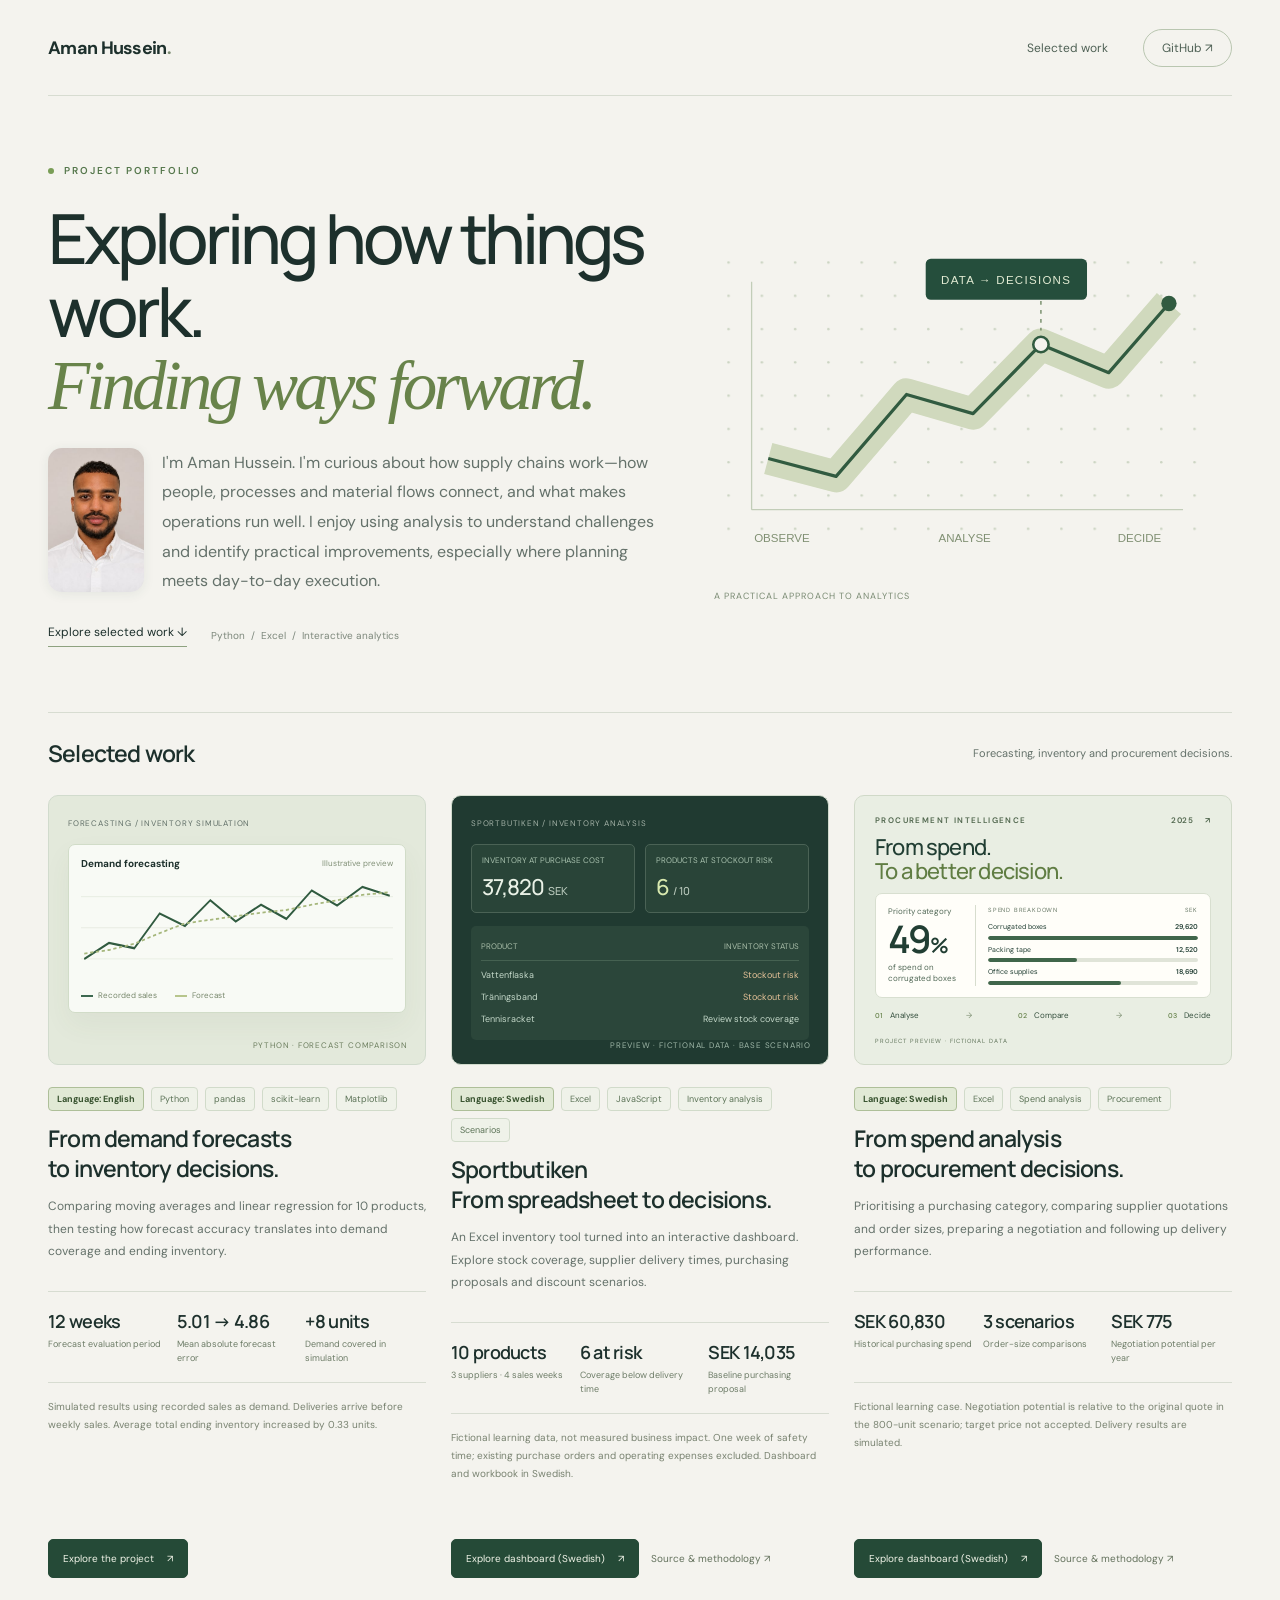
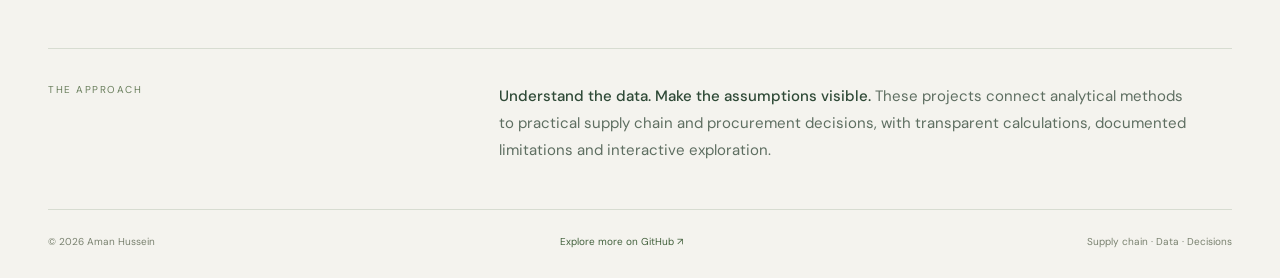
<file: index.html>
<!doctype html>
<html lang="en">
<head>
<meta charset="utf-8"><meta name="viewport" content="width=device-width,initial-scale=1">
<title>Aman Hussein — Supply Chain Analytics</title>
<meta name="description" content="Selected projects by Aman Hussein. Explore forecasting, inventory planning, spend analysis and procurement decisions.">
<link rel="preconnect" href="https://fonts.googleapis.com">
<link href="https://fonts.googleapis.com/css2?family=DM+Sans:wght@400;500;600;700&family=Manrope:wght@400;500;600;700;800&display=swap" rel="stylesheet">
<style>
:root{--paper:#f4f3ee;--ink:#1d302c;--muted:#64716a;--green:#254e3c;--lime:#c3dc89;--line:#d7dcd1}
*{box-sizing:border-box}html{scroll-behavior:smooth}body{margin:0;background:var(--paper);color:var(--ink);font:15px "DM Sans",sans-serif;-webkit-font-smoothing:antialiased}a{color:inherit}a:focus-visible{outline:3px solid #769449;outline-offset:6px}::selection{background:#d0e5a8}nav,main,footer{width:min(1800px,calc(100% - 96px));margin:auto}nav{height:96px;display:flex;justify-content:space-between;align-items:center;border-bottom:1px solid var(--line)}.name{text-decoration:none;font-weight:700;letter-spacing:-.7px;font-size:18px}.name span{color:#7c8c72}.nav-links{display:flex;gap:35px;align-items:center}.nav-links a{text-decoration:none;font-size:12px;color:#4f6155}.nav-links a:hover{color:#1f442d}.external{border:1px solid #b9c6b0;border-radius:30px;padding:10px 18px}.hero{display:grid;grid-template-columns:1.4fr 1fr;gap:40px;padding:68px 0 65px;position:relative;align-items:center}.eyebrow{font-size:10px;letter-spacing:2px;font-weight:600;text-transform:uppercase;color:#55774c;display:flex;align-items:center;gap:10px}.eyebrow:before{content:"";height:6px;width:6px;background:#799d56;border-radius:50%}h1{font:500 clamp(46px,5.4vw,76px)/1.05 Manrope,sans-serif;letter-spacing:-4px;margin:25px 0}.emphasis{font-family:Georgia,serif;font-style:italic;font-weight:400;color:#68834a}.intro{font-size:16px;line-height:1.85;max-width:480px;color:var(--muted);margin:25px 0}.hero-bottom{display:flex;align-items:center;gap:24px;margin-top:28px}.text-link{font-size:12px;text-decoration:none;border-bottom:1px solid #8ea280;padding-bottom:6px}.discipline{font-size:10px;color:#7c877b}.hero-art{position:relative;padding:20px 5px 0 35px}.hero-art svg{width:100%;display:block;overflow:visible}.art-caption{display:flex;justify-content:space-between;color:#7a8b73;font-size:9px;letter-spacing:1px;margin:10px 20px 0}.work-head{display:flex;align-items:center;justify-content:space-between;padding:24px 0 26px;border-top:1px solid var(--line)}.work-title{display:flex;gap:16px;align-items:baseline}h2{font:600 23px Manrope,sans-serif;letter-spacing:-.8px;margin:0}.counter{font-size:10px;color:#75836d;border:1px solid #cbd4c4;border-radius:20px;padding:4px 8px}.work-head p{font-size:11px;color:var(--muted);margin:0}.projects{display:grid;grid-template-columns:1fr 1fr;gap:30px}.project{min-width:0;display:flex;flex-direction:column}.preview{display:block;position:relative;height:285px;border-radius:10px;overflow:hidden;text-decoration:none;border:1px solid #d1dbcd;transition:transform .25s,border-color .25s}.preview:hover{transform:translateY(-4px);border-color:#829b72}.preview-forecast{background:#e3e9db;padding:26px 29px}.preview-stock{background:#203a31;padding:26px 29px;color:#e9f1e6}.preview-meta{font-size:9px;letter-spacing:1.3px;font-weight:600;display:flex;justify-content:space-between;margin-bottom:16px}.preview-meta span:last-child{opacity:.65;font-weight:400}.mini-chart{background:#f8faf5;border:1px solid #d1dcc8;border-radius:7px;padding:16px 18px;box-shadow:0 12px 28px #4155360e}.mini-chart-header{display:flex;align-items:center;justify-content:space-between;font-size:10px}.mini-chart-header small{font-size:8px;color:#819077}.mini-chart svg{width:100%;height:126px;display:block}.chart-legend{display:flex;gap:18px;font-size:8px;color:#77876b;align-items:center}.chart-legend span:before{content:"";display:inline-block;width:12px;height:2px;background:#3d6850;vertical-align:middle;margin-right:5px}.chart-legend span:last-child:before{background:#b7c58c}.preview-label{position:absolute;right:17px;bottom:14px;font-size:8px;letter-spacing:.8px;color:#6c7e5e}.preview-stock .preview-label{color:#9fb7a8}.stock-dash{display:grid;grid-template-columns:1fr 1fr;gap:10px}.stock-kpi{border:1px solid #4a6255;border-radius:5px;padding:13px;background:#294438}.stock-kpi small{font-size:8px;color:#a8c1ae;display:block;margin-bottom:7px}.stock-kpi strong{font:500 24px Manrope;letter-spacing:-1px}.stock-kpi strong span{font-size:11px;color:#b9c9bc;margin-left:4px;letter-spacing:0}.stock-kpi:last-child strong{color:#d8e9af}.stock-list{margin-top:13px;padding:13px 15px;background:#2b463a;border-radius:5px;font-size:9px}.stock-line{display:flex;justify-content:space-between;padding:5px 0;color:#c4d8c9}.stock-line:first-child{border-bottom:1px solid #456151;padding-bottom:9px;margin-bottom:3px;color:#a9bea9;font-size:8px}.risk{color:#e4c197!important}.tag-row{display:flex;gap:7px;flex-wrap:wrap;padding:22px 0 13px}.tag{font-size:9px;color:#5c7357;border:1px solid #d1dbca;border-radius:4px;padding:5px 8px;background:#eff2e9}.project h3{font:600 clamp(21px,2.15vw,29px)/1.3 Manrope;letter-spacing:-1px;margin:0 0 12px;max-width:510px}.project-description{font-size:13px;line-height:1.85;color:var(--muted);margin:0;max-width:540px;min-height:74px}.project-facts{display:grid;grid-template-columns:repeat(3,1fr);border-top:1px solid var(--line);border-bottom:1px solid var(--line);margin:22px 0 15px;padding:17px 0;gap:14px}.fact strong{display:block;font:600 21px Manrope;letter-spacing:-.7px}.fact small{display:block;font-size:10px;line-height:1.5;color:#6d7c67;margin-top:5px}.project-note{font-size:10px;line-height:1.8;color:#788270;margin:0 0 20px;min-height:54px}.project-actions{display:flex;align-items:center;gap:22px;margin-top:auto;padding-bottom:12px}.button{background:#254a37;border:1px solid #254a37;color:#f2f5e9;text-decoration:none;padding:12px 19px;border-radius:5px;font-size:11px;display:inline-flex;align-items:center;justify-content:space-between;gap:22px;transition:background .15s}.button:hover{background:#376247}.source-link{font-size:10px;text-decoration:none;color:#63715c}.source-link:hover{text-decoration:underline}.approach{border-top:1px solid var(--line);margin-top:58px;display:grid;grid-template-columns:.8fr 1.5fr;gap:60px;padding:34px 0 45px}.approach-title{font-size:10px;letter-spacing:1.5px;color:#6a7f5d;text-transform:uppercase}.approach p{margin:0;font-size:15px;line-height:1.8;color:#5e6e61;max-width:700px}.approach p strong{font-weight:500;color:#2e4936}footer{border-top:1px solid var(--line);padding:25px 0 30px;display:flex;justify-content:space-between;align-items:center;color:#79816f;font-size:10px}footer a{text-decoration:none;color:#43613d}.mobile-only{display:none}@media(min-width:1600px){.hero{padding-top:82px;padding-bottom:80px}.preview{height:310px}.mini-chart svg{height:145px}.stock-kpi{padding:17px}.stock-list{padding-top:17px;padding-bottom:17px}}@media(max-width:1050px){nav,main,footer{width:calc(100% - 64px)}.hero{grid-template-columns:1.25fr 1fr;gap:20px}h1{font-size:55px;letter-spacing:-3px}.hero-art{padding-left:0}.preview{height:265px;padding:22px}.preview-meta{font-size:8px}.mini-chart{padding:13px}.mini-chart svg{height:115px}.project-facts{gap:10px}.fact strong{font-size:18px}.project-actions{gap:14px}.button{padding:11px 13px;gap:15px}.source-link{font-size:9px}}@media(max-width:760px){nav,main,footer{width:calc(100% - 40px)}nav{height:76px}.nav-links{gap:16px}.nav-links a{font-size:11px}.hero{grid-template-columns:1fr;padding:42px 0 40px}.hero-art{display:none}h1{font-size:clamp(44px,9vw,66px);letter-spacing:-2.8px}.intro{font-size:15px;max-width:520px}.projects{grid-template-columns:1fr;gap:40px}.work-head{align-items:start;gap:15px}.work-head p{max-width:135px;text-align:right;line-height:1.6;font-size:10px}.preview{height:285px}.mini-chart svg{height:133px}.project-description,.project-note{min-height:0}.fact strong{font-size:22px}.approach{grid-template-columns:1fr;gap:18px;margin-top:35px;padding-top:27px}.project h3{font-size:27px}.project-actions{gap:23px}.button{font-size:12px;padding:13px 17px}.source-link{font-size:11px}.hero-bottom{gap:17px}.discipline{font-size:9px}.external{padding:8px 12px}footer{gap:20px;line-height:1.7}}@media(prefers-reduced-motion:reduce){html{scroll-behavior:auto}*{transition:none!important}}
.language-tag{background:#e1e9d5;border-color:#aebf99;color:#36512d;font-weight:700}
.preview-procurement{background:#e9e7dc;padding:26px 25px;color:#344a36}.procurement-mini{background:#fbfbf5;border:1px solid #d1d6c5;border-radius:6px;padding:17px 16px}.procurement-mini-title{display:flex;justify-content:space-between;font-size:10px;margin-bottom:18px}.procurement-mini-title span{font-size:8px;color:#7d8972}.procurement-mini-row{display:grid;grid-template-columns:90px 1fr 45px;align-items:center;gap:10px;font-size:8px;margin:15px 0}.procurement-mini-row i{height:12px;background:#4e7046;border-radius:2px}.procurement-mini-row:nth-child(3) i{width:42%;background:#94a87b}.procurement-mini-row b{font-weight:400;text-align:right}.procurement-foot{border-top:1px solid #dce1d1;padding-top:12px;font-size:8px;color:#7d8c71}.preview-procurement .preview-label{color:#6a7c5d}@media(min-width:1200px){.projects{grid-template-columns:repeat(3,minmax(0,1fr));gap:25px}.project h3{font-size:23px;letter-spacing:-.8px}.preview{padding:22px 19px;height:270px}.preview-meta{font-size:8px;letter-spacing:.8px}.mini-chart{padding:12px}.mini-chart svg{height:120px}.stock-kpi{padding:10px}.stock-kpi strong{font-size:22px}.stock-list{padding:10px}.project-actions{flex-wrap:wrap;gap:12px}.project-facts{gap:8px}.fact strong{font-size:18px}.fact small{font-size:9px}.project-description{font-size:12px}.procurement-mini-row{grid-template-columns:84px 1fr 39px;gap:6px}.project-note{min-height:90px}.button{font-size:10px;padding:12px 14px;gap:13px}}.intro-profile{display:flex;align-items:flex-start;gap:18px;margin:25px 0;max-width:560px}.profile-photo{width:96px;height:144px;flex:0 0 96px;border-radius:14px;object-fit:cover;object-position:center;box-shadow:0 2px 12px rgba(37,78,60,.08)}.intro-profile .intro{margin:0;min-width:0}@media(max-width:760px){.intro-profile{gap:14px}.profile-photo{width:80px;height:120px;flex-basis:80px;border-radius:12px}}

/* Procurement project preview */
.preview.preview-procurement{background:#183c33;color:#f7f7ef;padding:19px 20px;height:270px;border-color:#244a3f;display:flex;flex-direction:column;gap:0}
.proc-overline{display:flex;justify-content:space-between;align-items:center;font-size:8px;letter-spacing:1.4px;color:#c3d3c3;font-weight:600}
.proc-overline>span:last-child{letter-spacing:.6px;display:flex;gap:12px}
.proc-headline{font:500 22px/1.1 Manrope,sans-serif;letter-spacing:-.8px;margin:10px 0 10px}
.proc-headline em{font-style:normal;color:#c3dc89}
.proc-analysis{display:grid;grid-template-columns:106px 1fr;gap:16px;background:#f4f3ea;border-radius:7px;padding:12px 14px;color:#213e33;min-height:105px}
.proc-focus{border-right:1px solid #d7ddce;display:flex;flex-direction:column;justify-content:center}
.proc-caption{font-size:8px;color:#526957}
.proc-focus>strong{font:600 38px/1.1 Manrope,sans-serif;letter-spacing:-2px;margin:2px 0}
.proc-focus>strong span{font-size:21px;letter-spacing:-.5px}
.proc-focus-label{font-size:8px;line-height:1.4;color:#526957}
.proc-ranking{min-width:0;align-self:center}
.proc-rank-heading{display:flex;justify-content:space-between;font-size:6px;letter-spacing:.8px;color:#647563;margin-bottom:9px}
.proc-bar-label{display:flex;justify-content:space-between;gap:5px;font-size:7px;line-height:1.2;margin:6px 0 4px}
.proc-bar-label b{font-weight:600;font-variant-numeric:tabular-nums}
.proc-track{height:4px;background:#e0e4d8;border-radius:2px;overflow:hidden}
.proc-track i{display:block;height:100%;background:#40664b;border-radius:2px}
.proc-journey{display:flex;align-items:center;justify-content:space-between;gap:6px;font-size:8px;margin-top:12px;color:#e0e9dc}
.proc-journey span{white-space:nowrap}.proc-journey b{color:#b5cb8d;font-size:7px;margin-right:5px;font-weight:500}
.proc-journey i{font-style:normal;color:#789486}
.proc-disclaimer{font-size:6px;letter-spacing:1px;color:#b8c9b8;margin-top:auto;padding-top:9px}
@media(min-width:1200px){.proc-analysis{grid-template-columns:88px 1fr;gap:12px;padding:11px 12px}.proc-headline{font-size:22px}}
@media(max-width:400px){.preview.preview-procurement{padding:17px}.proc-analysis{grid-template-columns:86px 1fr;gap:10px;padding:12px}.proc-headline{font-size:22px}}

/* Light procurement preview */
.preview.preview-procurement{background:#e9eee3;color:#213e33;border-color:#d0d9c8}
.proc-overline{color:#51674e}
.proc-headline em{color:#607d43}
.proc-analysis{background:#fffef9;border:1px solid #d8dfd0}
.proc-journey{color:#344f3d}
.proc-journey b{color:#607d43}
.proc-journey i{color:#809276}
.proc-disclaimer{color:#61745b}

/* Bring the hero text and illustration together on desktop. */
@media(min-width:1051px){
.hero{grid-template-columns:minmax(0,1.15fr) minmax(0,1fr);gap:28px}
.hero-art{padding:20px 0 0}
.intro-profile{max-width:700px}
.intro-profile .intro{max-width:none}
}
.profile-link{display:block;flex:0 0 auto;border-radius:14px;line-height:0}.profile-link:focus-visible{outline:3px solid var(--green);outline-offset:5px}.profile-link:hover .profile-photo{box-shadow:0 3px 15px rgba(37,78,60,.2)}
</style>
</head>
<body>
<nav aria-label="Main navigation"><a class="name" href="#top">Aman Hussein<span>.</span></a><div class="nav-links"><a href="#work">Selected work</a><a href="https://github.com/AmanHussein" class="external">GitHub ↗</a></div></nav>
<main id="top">
<section class="hero" aria-labelledby="hero-title">
<div><div class="eyebrow">Project portfolio</div><h1 id="hero-title">Exploring how things work.<br><span class="emphasis">Finding ways forward.</span></h1><div class="intro-profile"><a class="profile-link" href="https://www.linkedin.com/in/aman-hussein-a158b1232/" target="_blank" rel="noopener noreferrer" aria-label="Visit Aman Hussein on LinkedIn (opens in a new tab)" title="LinkedIn — Aman Hussein"><img class="profile-photo" src="assets/aman-hussein.jpg" alt="Aman Hussein" width="96" height="144" decoding="async"></a><p class="intro">I'm Aman Hussein. I'm curious about how supply chains work—how people, processes and material flows connect, and what makes operations run well. I enjoy using analysis to understand challenges and identify practical improvements, especially where planning meets day-to-day execution.</p></div><div class="hero-bottom"><a class="text-link" href="#work">Explore selected work <span aria-hidden="true">↓</span></a><span class="discipline">Python &nbsp;/&nbsp; Excel &nbsp;/&nbsp; Interactive analytics</span></div></div>
<div class="hero-art" aria-hidden="true">
<svg viewBox="0 0 420 275" fill="none"><defs><pattern id="grid" width="26" height="26" patternUnits="userSpaceOnUse"><circle cx="1" cy="1" r="1" fill="#cbd4c2"/></pattern></defs><rect x="10" y="8" width="400" height="250" fill="url(#grid)"/><path d="M45 220H382M45 220V42" stroke="#c2cdb8"/><path d="M58 180L111 194L166 130L218 145L271 91L324 113L371 59" stroke="#d0d9bd" stroke-width="25" stroke-linejoin="round"/><path d="M58 180L111 194L166 130L218 145L271 91L324 113L371 59" stroke="#315b40" stroke-width="2.5" stroke-linejoin="round"/><circle cx="271" cy="91" r="6" fill="#f4f3ee" stroke="#315b40" stroke-width="2"/><circle cx="371" cy="59" r="6" fill="#315b40"/><rect x="181" y="24" width="126" height="32" rx="4" fill="#254e3c"/><text x="193" y="44" fill="#e2ebd3" font-size="9" font-family="Arial" letter-spacing="1">DATA → DECISIONS</text><path d="M271 57V80" stroke="#66815a" stroke-dasharray="3 4"/><text x="47" y="245" fill="#809073" font-size="9" font-family="Arial">OBSERVE</text><text x="191" y="245" fill="#809073" font-size="9" font-family="Arial">ANALYSE</text><text x="331" y="245" fill="#809073" font-size="9" font-family="Arial">DECIDE</text></svg>
<div class="art-caption"><span>A PRACTICAL APPROACH TO ANALYTICS</span></div>
</div></section>
<section id="work" aria-labelledby="work-title"><div class="work-head"><div class="work-title"><h2 id="work-title">Selected work</h2></div><p>Forecasting, inventory and procurement decisions.</p></div>
<div class="projects">
<article class="project">
<a class="preview preview-forecast" href="dashboard.html" aria-label="Explore demand forecasting and inventory decisions">
<div class="preview-meta"><span>FORECASTING / INVENTORY SIMULATION</span></div>
<div class="mini-chart"><div class="mini-chart-header"><strong>Demand forecasting</strong><small>Illustrative preview</small></div><svg viewBox="0 0 480 135" preserveAspectRatio="none" aria-hidden="true"><path d="M0 30H480M0 65H480M0 100H480" stroke="#e4e9de"/><path d="M5 100L43 82L82 88L121 49L160 63L199 34L238 58L277 39L316 55L355 23L394 40L433 19L475 29" stroke="#315b40" stroke-width="2.5" fill="none"/><path d="M5 94L43 90L82 83L121 71L160 60L199 56L238 52L277 48L316 45L355 39L394 34L433 28L475 25" stroke="#a6b77c" stroke-width="2" fill="none" stroke-dasharray="5 4"/></svg><div class="chart-legend"><span>Recorded sales</span><span>Forecast</span></div></div><span class="preview-label">PYTHON · FORECAST COMPARISON</span></a>
<div class="tag-row"><span class="tag language-tag" lang="en">Language: English</span><span class="tag">Python</span><span class="tag">pandas</span><span class="tag">scikit-learn</span><span class="tag">Matplotlib</span></div>
<h3>From demand forecasts<br>to inventory decisions.</h3><p class="project-description">Comparing moving averages and linear regression for 10 products, then testing how forecast accuracy translates into demand coverage and ending inventory.</p>
<div class="project-facts"><div class="fact"><strong>12 weeks</strong><small>Forecast evaluation period</small></div><div class="fact"><strong>5.01 → 4.86</strong><small>Mean absolute forecast error</small></div><div class="fact"><strong>+8 units</strong><small>Demand covered in simulation</small></div></div>
<p class="project-note">Simulated results using recorded sales as demand. Deliveries arrive before weekly sales. Average total ending inventory increased by 0.33 units.</p><div class="project-actions"><a class="button" href="dashboard.html">Explore the project <span aria-hidden="true">↗</span></a></div>
</article>
<article class="project">
<a class="preview preview-stock" href="https://amanhussein.github.io/sportbutiken-dashboard./" aria-label="Explore Sportbutiken's inventory dashboard">
<div class="preview-meta"><span>SPORTBUTIKEN / INVENTORY ANALYSIS</span></div><div class="stock-dash"><div class="stock-kpi"><small>INVENTORY AT PURCHASE COST</small><strong>37,820<span>SEK</span></strong></div><div class="stock-kpi"><small>PRODUCTS AT STOCKOUT RISK</small><strong>6<span>/ 10</span></strong></div></div><div class="stock-list"><div class="stock-line"><span>PRODUCT</span><span>INVENTORY STATUS</span></div><div class="stock-line"><span>Vattenflaska</span><span class="risk">Stockout risk</span></div><div class="stock-line"><span>Träningsband</span><span class="risk">Stockout risk</span></div><div class="stock-line"><span>Tennisracket</span><span>Review stock coverage</span></div></div><span class="preview-label">PREVIEW · FICTIONAL DATA · BASE SCENARIO</span></a>
<div class="tag-row"><span class="tag language-tag">Language: <span lang="en">Swedish</span></span><span class="tag">Excel</span><span class="tag">JavaScript</span><span class="tag">Inventory analysis</span><span class="tag">Scenarios</span></div>
<h3>Sportbutiken<br>From spreadsheet to decisions.</h3><p class="project-description">An Excel inventory tool turned into an interactive dashboard. Explore stock coverage, supplier delivery times, purchasing proposals and discount scenarios.</p>
<div class="project-facts"><div class="fact"><strong>10 products</strong><small>3 suppliers · 4 sales weeks</small></div><div class="fact"><strong>6 at risk</strong><small>Coverage below delivery time</small></div><div class="fact"><strong>SEK 14,035</strong><small>Baseline purchasing proposal</small></div></div>
<p class="project-note">Fictional learning data, not measured business impact. One week of safety time; existing purchase orders and operating expenses excluded. Dashboard and workbook in Swedish.</p><div class="project-actions"><a class="button" href="https://amanhussein.github.io/sportbutiken-dashboard./">Explore dashboard (Swedish) <span aria-hidden="true">↗</span></a><a class="source-link" href="https://github.com/AmanHussein/sportbutiken-dashboard.">Source &amp; methodology ↗</a></div>
</article>
<article class="project">
<a class="preview preview-procurement" href="procurement/" aria-label="Explore spend analysis and procurement decisions">
<div class="proc-overline"><span>PROCUREMENT INTELLIGENCE</span><span>2025 <span aria-hidden="true">↗</span></span></div>
<div class="proc-headline">From spend.<br><em>To a better decision.</em></div>
<div class="proc-analysis">
<div class="proc-focus"><span class="proc-caption">Priority category</span><strong>49<span>%</span></strong><span class="proc-focus-label">of spend on<br>corrugated boxes</span></div>
<div class="proc-ranking"><div class="proc-rank-heading"><span>SPEND BREAKDOWN</span><span>SEK</span></div>
<div class="proc-bar-label"><span>Corrugated boxes</span><b>29,620</b></div><div class="proc-track"><i style="width:100%"></i></div>
<div class="proc-bar-label"><span>Packing tape</span><b>12,520</b></div><div class="proc-track"><i style="width:42.27%"></i></div>
<div class="proc-bar-label"><span>Office supplies</span><b>18,690</b></div><div class="proc-track"><i style="width:63.10%"></i></div></div>
</div>
<div class="proc-journey"><span><b>01</b> Analyse</span><i aria-hidden="true">→</i><span><b>02</b> Compare</span><i aria-hidden="true">→</i><span><b>03</b> Decide</span></div>
<span class="proc-disclaimer">PROJECT PREVIEW · FICTIONAL DATA</span></a>
<div class="tag-row"><span class="tag language-tag">Language: <span lang="en">Swedish</span></span><span class="tag">Excel</span><span class="tag">Spend analysis</span><span class="tag">Procurement</span></div>
<h3>From spend analysis<br>to procurement decisions.</h3><p class="project-description">Prioritising a purchasing category, comparing supplier quotations and order sizes, preparing a negotiation and following up delivery performance.</p>
<div class="project-facts"><div class="fact"><strong>SEK 60,830</strong><small>Historical purchasing spend</small></div><div class="fact"><strong>3 scenarios</strong><small>Order-size comparisons</small></div><div class="fact"><strong>SEK 775</strong><small>Negotiation potential per year</small></div></div>
<p class="project-note">Fictional learning case. Negotiation potential is relative to the original quote in the 800-unit scenario; target price not accepted. Delivery results are simulated.</p><div class="project-actions"><a class="button" href="procurement/">Explore dashboard (Swedish) <span aria-hidden="true">↗</span></a><a class="source-link" href="https://github.com/AmanHussein/AmanHussein.github.io/tree/main/procurement">Source &amp; methodology ↗</a></div>
</article></div></section>
<section class="approach" aria-label="Approach"><div class="approach-title">The approach</div><p><strong>Understand the data. Make the assumptions visible.</strong> These projects connect analytical methods to practical supply chain and procurement decisions, with transparent calculations, documented limitations and interactive exploration.</p></section>
</main><footer><span>© 2026 Aman Hussein</span><a href="https://github.com/AmanHussein">Explore more on GitHub ↗</a><span>Supply chain · Data · Decisions</span></footer>
</body></html>
</file>
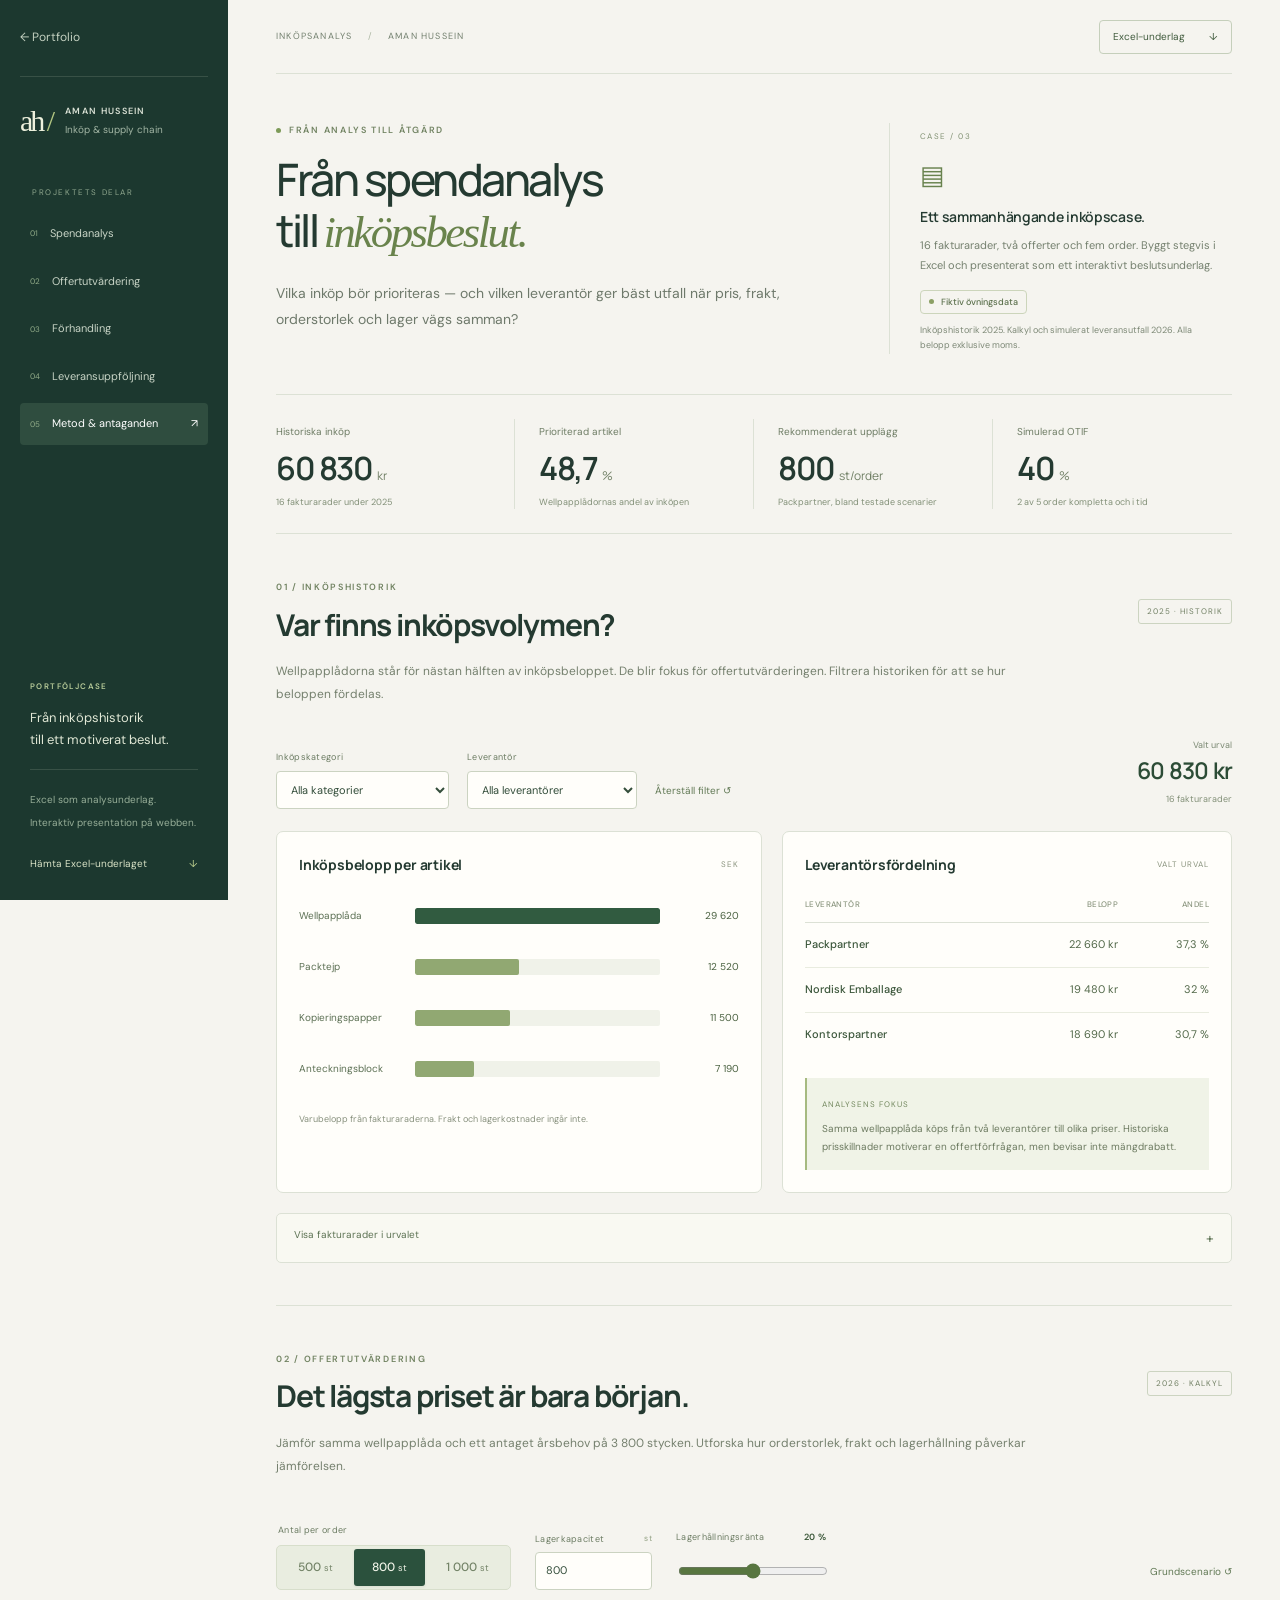
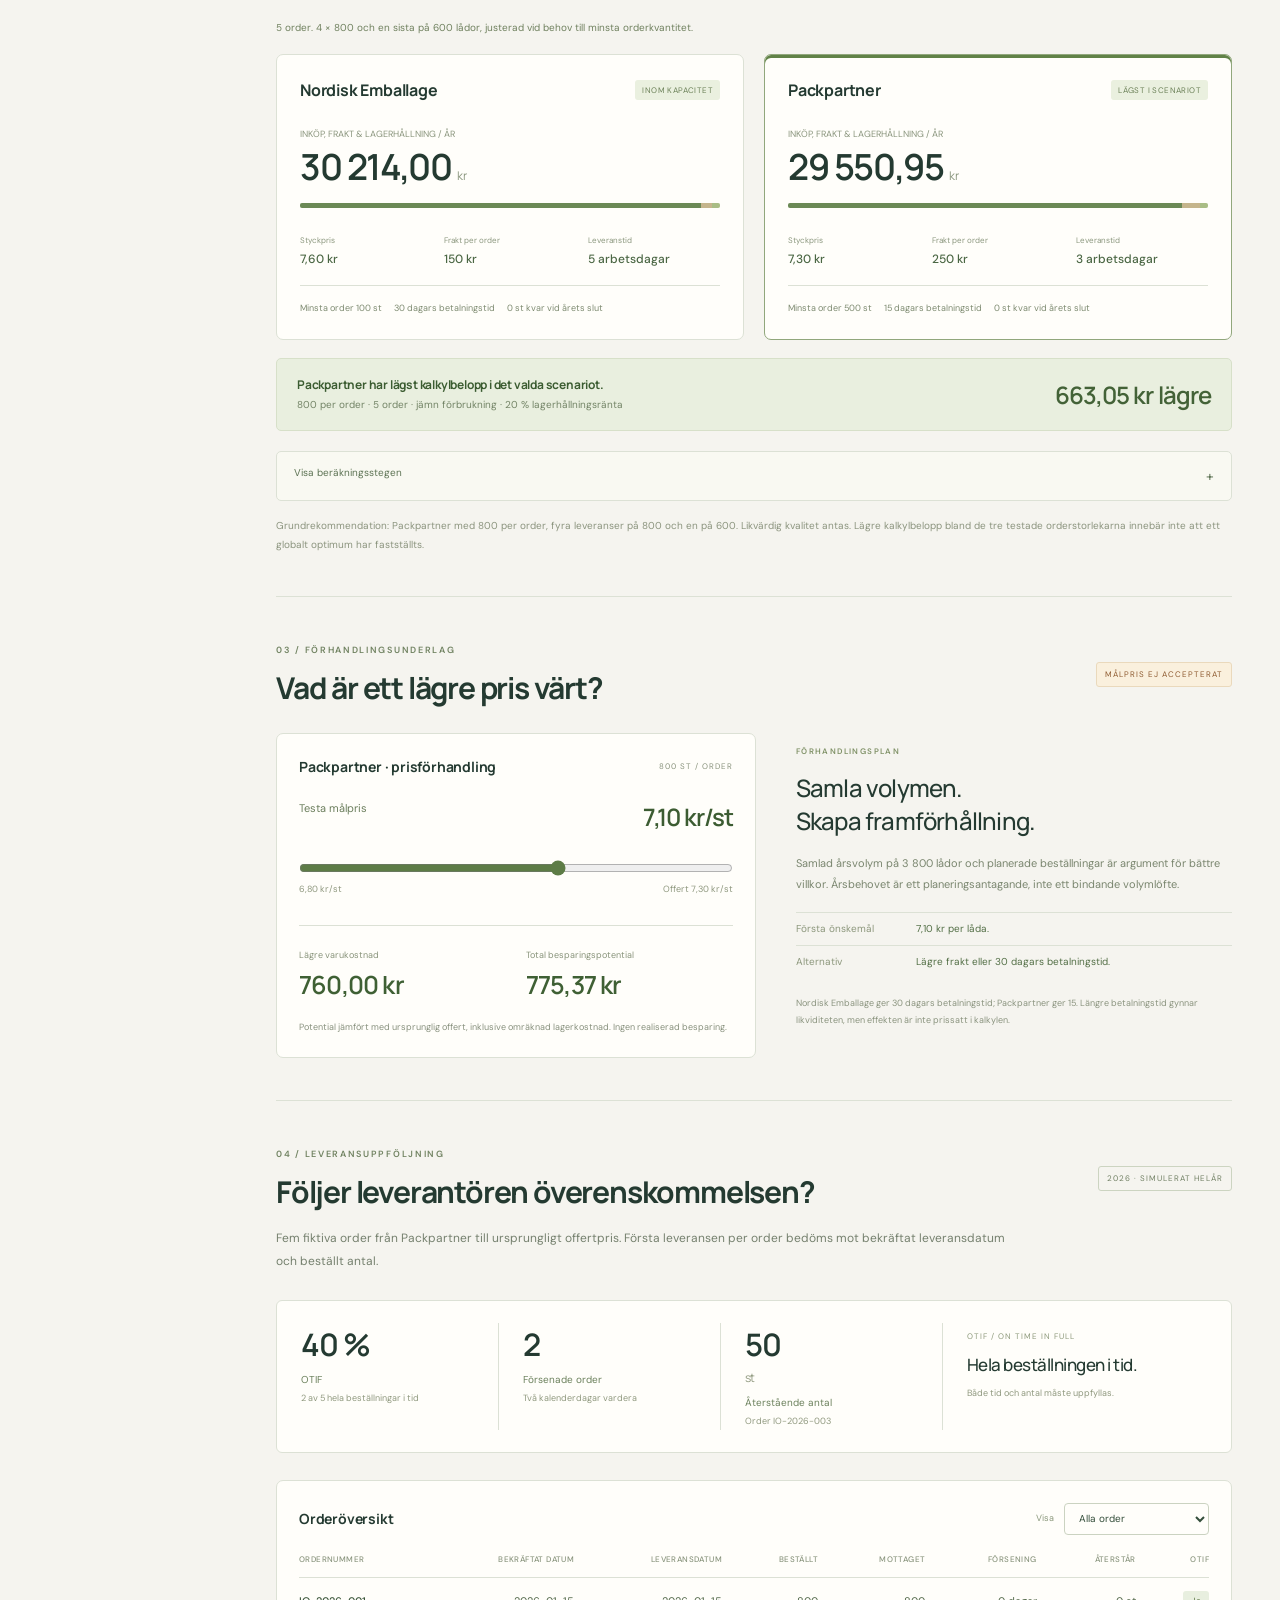
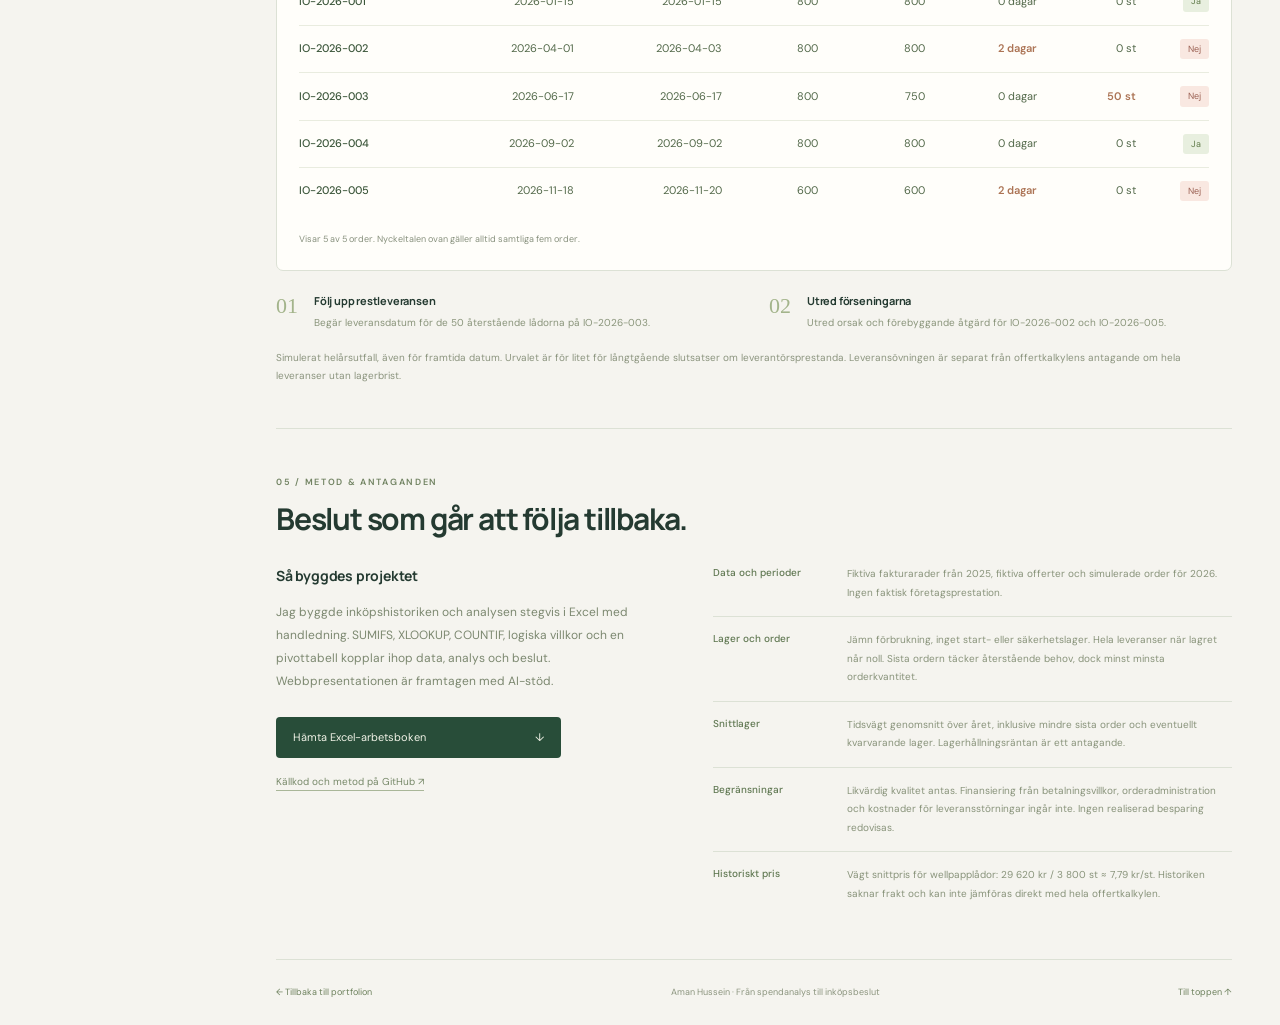
<file: procurement/index.html>
<!doctype html>
<html lang="sv">
<head>
<meta charset="utf-8"><meta name="viewport" content="width=device-width,initial-scale=1">
<meta name="description" content="Ett inköpscase av Aman Hussein. Utforska spendanalys, offertutvärdering, förhandling och leveransuppföljning med fiktiv data.">
<meta name="theme-color" content="#1c382f">
<title>Från spendanalys till inköpsbeslut — Aman Hussein</title>
<link rel="preconnect" href="https://fonts.googleapis.com"><link href="https://fonts.googleapis.com/css2?family=DM+Sans:wght@400;500;600;700&family=Manrope:wght@400;500;600;700;800&display=swap" rel="stylesheet">
<link rel="stylesheet" href="style.css"><script src="data.js" defer></script><script src="app.js" defer></script>
</head>
<body>
<a class="skip" href="#main">Till innehållet</a>
<aside class="sidebar">
 <a class="back" href="../">← Portfolio</a>
 <a class="brand" href="#top"><span class="brand-mark" aria-hidden="true">ah<span> /</span></span><span>AMAN HUSSEIN<small>Inköp & supply chain</small></span></a>
 <div class="nav-label">PROJEKTETS DELAR</div>
 <nav aria-label="Projektnavigering">
  <a href="#spend" class="active"><span>01</span> Spendanalys <i>↗</i></a>
  <a href="#offers"><span>02</span> Offertutvärdering <i>↗</i></a>
  <a href="#negotiation"><span>03</span> Förhandling <i>↗</i></a>
  <a href="#delivery"><span>04</span> Leveransuppföljning <i>↗</i></a>
  <a href="#method"><span>05</span> Metod & antaganden <i>↗</i></a>
 </nav>
 <div class="side-bottom"><span class="small-tag">PORTFÖLJCASE</span><p>Från inköpshistorik<br>till ett motiverat beslut.</p><div class="side-rule"></div><small>Excel som analysunderlag.<br>Interaktiv presentation på webben.</small><a href="Inkopsanalys.xlsx" download>Hämta Excel-underlaget <span>↓</span></a></div>
</aside>
<main id="main">
 <header id="top" class="topbar"><span>INKÖPSANALYS <span class="top-slash">/</span> AMAN HUSSEIN</span><a href="Inkopsanalys.xlsx" download>Excel-underlag <span aria-hidden="true">↓</span></a></header>
 <section class="hero">
  <div class="hero-heading"><p class="eyebrow"><span></span> FRÅN ANALYS TILL ÅTGÄRD</p><h1>Från spendanalys<br>till <em>inköpsbeslut.</em></h1><p class="hero-copy">Vilka inköp bör prioriteras — och vilken leverantör ger bäst utfall när pris, frakt, orderstorlek och lager vägs samman?</p></div>
  <div class="case-note"><span class="case-number">CASE / 03</span><div class="note-icon" aria-hidden="true">▤</div><h2>Ett sammanhängande inköpscase.</h2><p>16 fakturarader, två offerter och fem order. Byggt stegvis i Excel och presenterat som ett interaktivt beslutsunderlag.</p><span class="fiction-label"><span></span> Fiktiv övningsdata</span><small>Inköpshistorik 2025. Kalkyl och simulerat leveransutfall 2026. Alla belopp exklusive moms.</small></div>
 </section>
 <div class="headline-metrics" aria-label="Projektets grundresultat">
  <div><span>Historiska inköp</span><strong>60 830 <small>kr</small></strong><p>16 fakturarader under 2025</p></div>
  <div><span>Prioriterad artikel</span><strong>48,7 <small>%</small></strong><p>Wellpapplådornas andel av inköpen</p></div>
  <div><span>Rekommenderat upplägg</span><strong>800 <small>st/order</small></strong><p>Packpartner, bland testade scenarier</p></div>
  <div><span>Simulerad OTIF</span><strong>40 <small>%</small></strong><p>2 av 5 order kompletta och i tid</p></div>
 </div>
 <section id="spend" class="section">
  <div class="section-head"><div><p class="eyebrow">01 / INKÖPSHISTORIK</p><h2>Var finns inköpsvolymen?</h2></div><span class="period">2025 · HISTORIK</span></div>
  <p class="section-intro">Wellpapplådorna står för nästan hälften av inköpsbeloppet. De blir fokus för offertutvärderingen. Filtrera historiken för att se hur beloppen fördelas.</p>
  <div class="filterbar"><label>Inköpskategori<select id="category"><option value="all">Alla kategorier</option></select></label><label>Leverantör<select id="supplier"><option value="all">Alla leverantörer</option></select></label><button class="text-button" id="reset-spend">Återställ filter ↺</button><div class="filtered-total"><span>Valt urval</span><strong id="spend-total"></strong><small id="spend-rows"></small></div></div>
  <div class="spend-layout"><div class="panel"><div class="panel-title"><h3>Inköpsbelopp per artikel</h3><span>SEK</span></div><div id="article-chart" class="bar-chart" role="img" aria-label="Inköpsbelopp per artikel"></div><p class="chart-note">Varubelopp från fakturaraderna. Frakt och lagerkostnader ingår inte.</p></div>
  <div class="panel"><div class="panel-title"><h3>Leverantörsfördelning</h3><span>VALT URVAL</span></div><div class="table-wrap"><table><thead><tr><th>Leverantör</th><th>Belopp</th><th>Andel</th></tr></thead><tbody id="supplier-body"></tbody></table></div><div class="insight"><span>ANALYSENS FOKUS</span><p>Samma wellpapplåda köps från två leverantörer till olika priser. Historiska prisskillnader motiverar en offertförfrågan, men bevisar inte mängdrabatt.</p></div></div></div>
  <details class="source-detail"><summary>Visa fakturarader i urvalet <span>+</span></summary><div class="table-wrap"><table class="data-table"><thead><tr><th>Datum</th><th>Faktura</th><th>Leverantör</th><th>Artikel</th><th>Antal</th><th>Enhet</th><th>Styckpris</th><th>Belopp</th></tr></thead><tbody id="history-body"></tbody></table></div></details>
 </section>
 <section id="offers" class="section">
  <div class="section-head"><div><p class="eyebrow">02 / OFFERTUTVÄRDERING</p><h2>Det lägsta priset är bara början.</h2></div><span class="period">2026 · KALKYL</span></div>
  <p class="section-intro">Jämför samma wellpapplåda och ett antaget årsbehov på 3 800 stycken. Utforska hur orderstorlek, frakt och lagerhållning påverkar jämförelsen.</p>
  <div class="scenario-controls"><fieldset><legend>Antal per order</legend><div class="segmented" id="quantities"><button data-qty="500" aria-pressed="false">500 <small>st</small></button><button data-qty="800" class="selected" aria-pressed="true">800 <small>st</small></button><button data-qty="1000" aria-pressed="false">1 000 <small>st</small></button></div></fieldset><label>Lagerkapacitet <span class="unit">st</span><input id="capacity" type="number" min="1" max="10000" step="1" value="800"></label><label class="range-label">Lagerhållningsränta <output id="rate-output" for="rate">20 %</output><input id="rate" type="range" min="0" max="40" step="1" value="20"></label><button class="text-button" id="reset-model">Grundscenario ↺</button></div>
  <div id="capacity-message" class="capacity-note" aria-live="polite"></div>
  <div class="offer-grid" id="offer-cards"></div>
  <div class="decision-strip" id="decision" aria-live="polite"></div>
  <details class="source-detail"><summary>Visa beräkningsstegen <span>+</span></summary><div class="table-wrap"><table><thead><tr><th>Leverantör</th><th>Inköpsantal</th><th>Varor</th><th>Frakt</th><th>Snittlager</th><th>Lagerkostnad</th><th>Kalkylbelopp</th></tr></thead><tbody id="calculation-body"></tbody></table></div><p class="details-note">Kalkylbeloppet motsvarar arbetsbokens ”Årskostnad”: årets inköpsbelopp, frakt och uppskattad lagerhållningskostnad. Vid överinköp ingår även kvarvarande varor i inköpsbeloppet. De är lager, inte förbrukad kostnad. Betalningsvillkorens finansieringseffekt ingår inte.</p></details>
  <p class="model-note">Grundrekommendation: Packpartner med 800 per order, fyra leveranser på 800 och en på 600. Likvärdig kvalitet antas. Lägre kalkylbelopp bland de tre testade orderstorlekarna innebär inte att ett globalt optimum har fastställts.</p>
 </section>
 <section id="negotiation" class="section">
  <div class="section-head"><div><p class="eyebrow">03 / FÖRHANDLINGSUNDERLAG</p><h2>Vad är ett lägre pris värt?</h2></div><span class="period amber">MÅLPRIS EJ ACCEPTERAT</span></div>
  <div class="negotiation-grid"><div class="panel"><div class="panel-title"><h3>Packpartner · prisförhandling</h3><span id="neg-scenario"></span></div><label class="target-label" for="target">Testa målpris <output id="target-output"></output></label><input id="target" class="target-range" type="range" min="6.8" max="7.3" step="0.01" value="7.1"><div class="range-ends"><span>6,80 kr/st</span><span>Offert 7,30 kr/st</span></div><div class="neg-metrics"><div><span>Lägre varukostnad</span><strong id="goods-saving"></strong></div><div><span>Total besparingspotential</span><strong id="total-saving"></strong></div></div><p class="chart-note">Potential jämfört med ursprunglig offert, inklusive omräknad lagerkostnad. Ingen realiserad besparing.</p></div><div class="neg-brief"><span class="small-tag dark">FÖRHANDLINGSPLAN</span><h3>Samla volymen.<br>Skapa framförhållning.</h3><p>Samlad årsvolym på 3 800 lådor och planerade beställningar är argument för bättre villkor. Årsbehovet är ett planeringsantagande, inte ett bindande volymlöfte.</p><dl><div><dt>Första önskemål</dt><dd>7,10 kr per låda.</dd></div><div><dt>Alternativ</dt><dd>Lägre frakt eller 30 dagars betalningstid.</dd></div></dl><p class="pay-note">Nordisk Emballage ger 30 dagars betalningstid; Packpartner ger 15. Längre betalningstid gynnar likviditeten, men effekten är inte prissatt i kalkylen.</p></div></div>
 </section>
 <section id="delivery" class="section">
  <div class="section-head"><div><p class="eyebrow">04 / LEVERANSUPPFÖLJNING</p><h2>Följer leverantören överenskommelsen?</h2></div><span class="period">2026 · SIMULERAT HELÅR</span></div>
  <p class="section-intro">Fem fiktiva order från Packpartner till ursprungligt offertpris. Första leveransen per order bedöms mot bekräftat leveransdatum och beställt antal.</p>
  <div class="delivery-metrics"><div><strong>40 %</strong><span>OTIF</span><small>2 av 5 hela beställningar i tid</small></div><div><strong>2</strong><span>Försenade order</span><small>Två kalenderdagar vardera</small></div><div><strong>50 <small>st</small></strong><span>Återstående antal</span><small>Order IO-2026-003</small></div><div class="otif-explanation"><span>OTIF / ON TIME IN FULL</span><p>Hela beställningen i tid.</p><small>Både tid och antal måste uppfyllas.</small></div></div>
  <div class="panel delivery-panel"><div class="panel-title"><h3>Orderöversikt</h3><label class="inline-filter">Visa<select id="delivery-filter"><option value="all">Alla order</option><option value="late">Försenade</option><option value="short">Återstående antal</option><option value="otif">OTIF uppfyllt</option></select></label></div><div class="table-wrap"><table><thead><tr><th>Ordernummer</th><th>Bekräftat datum</th><th>Leveransdatum</th><th>Beställt</th><th>Mottaget</th><th>Försening</th><th>Återstår</th><th>OTIF</th></tr></thead><tbody id="delivery-body"></tbody></table></div><p class="chart-note" id="delivery-count"></p></div>
  <div class="actions-grid"><div><span class="action-number">01</span><div><h3>Följ upp restleveransen</h3><p>Begär leveransdatum för de 50 återstående lådorna på IO-2026-003.</p></div></div><div><span class="action-number">02</span><div><h3>Utred förseningarna</h3><p>Utred orsak och förebyggande åtgärd för IO-2026-002 och IO-2026-005.</p></div></div></div>
  <p class="model-note">Simulerat helårsutfall, även för framtida datum. Urvalet är för litet för långtgående slutsatser om leverantörsprestanda. Leveransövningen är separat från offertkalkylens antagande om hela leveranser utan lagerbrist.</p>
 </section>
 <section id="method" class="section method-section">
  <div class="section-head"><div><p class="eyebrow">05 / METOD & ANTAGANDEN</p><h2>Beslut som går att följa tillbaka.</h2></div></div>
  <div class="method-grid"><div><h3>Så byggdes projektet</h3><p>Jag byggde inköpshistoriken och analysen stegvis i Excel med handledning. SUMIFS, XLOOKUP, COUNTIF, logiska villkor och en pivottabell kopplar ihop data, analys och beslut. Webbpresentationen är framtagen med AI-stöd.</p><a class="download-button" href="Inkopsanalys.xlsx" download>Hämta Excel-arbetsboken <span>↓</span></a><a class="method-link" href="https://github.com/AmanHussein/AmanHussein.github.io/tree/main/procurement">Källkod och metod på GitHub ↗</a></div><dl class="method-list"><div><dt>Data och perioder</dt><dd>Fiktiva fakturarader från 2025, fiktiva offerter och simulerade order för 2026. Ingen faktisk företagsprestation.</dd></div><div><dt>Lager och order</dt><dd>Jämn förbrukning, inget start- eller säkerhetslager. Hela leveranser när lagret når noll. Sista ordern täcker återstående behov, dock minst minsta orderkvantitet.</dd></div><div><dt>Snittlager</dt><dd>Tidsvägt genomsnitt över året, inklusive mindre sista order och eventuellt kvarvarande lager. Lagerhållningsräntan är ett antagande.</dd></div><div><dt>Begränsningar</dt><dd>Likvärdig kvalitet antas. Finansiering från betalningsvillkor, orderadministration och kostnader för leveransstörningar ingår inte. Ingen realiserad besparing redovisas.</dd></div><div><dt>Historiskt pris</dt><dd>Vägt snittpris för wellpapplådor: 29 620 kr / 3 800 st ≈ 7,79 kr/st. Historiken saknar frakt och kan inte jämföras direkt med hela offertkalkylen.</dd></div></dl></div>
 </section>
 <footer><a href="../">← Tillbaka till portfolion</a><span>Aman Hussein · Från spendanalys till inköpsbeslut</span><a href="#top">Till toppen ↑</a></footer>
</main>
<noscript><p class="noscript">Aktivera JavaScript för filter och beräkningar. Du kan också <a href="Inkopsanalys.xlsx">hämta Excel-underlaget</a>.</p></noscript>
</body></html>
</file>
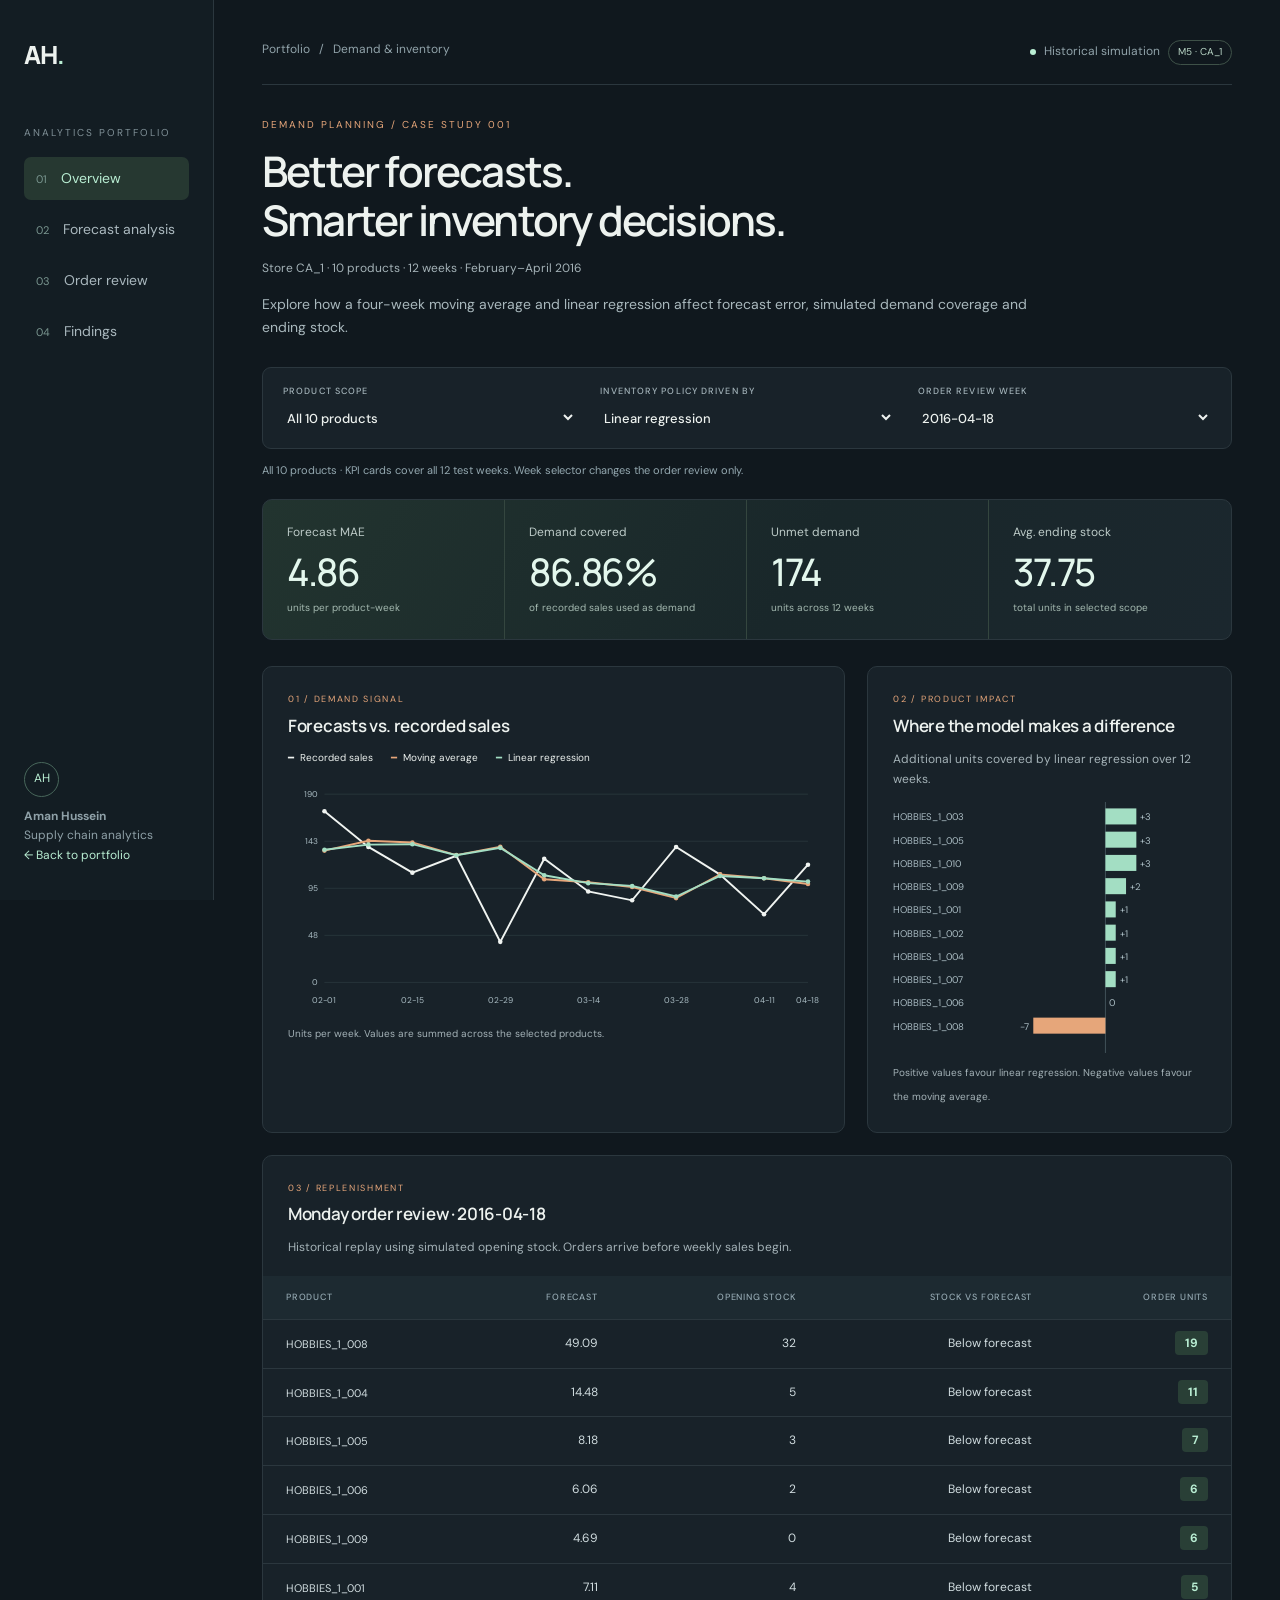
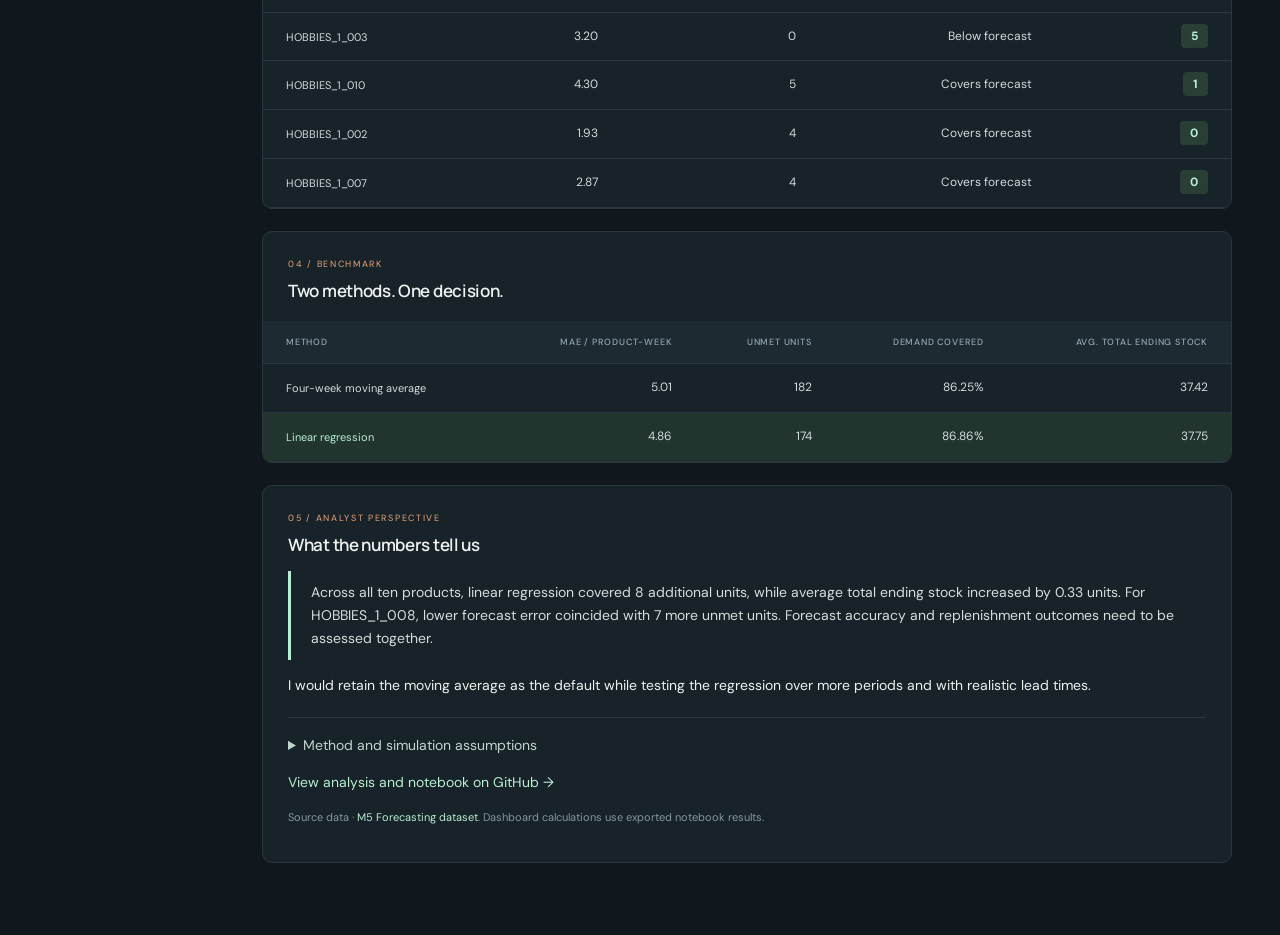
<file: dashboard.html>
<!doctype html><html lang="en"><head><meta charset="utf-8"><meta name="viewport" content="width=device-width,initial-scale=1"><title>Inventory Decisions | Aman Hussein</title><style>@import url('https://fonts.googleapis.com/css2?family=DM+Sans:wght@400;500;600;700&family=Manrope:wght@400;500;600;700;800&display=swap');
:root{color-scheme:dark;--bg:#10181e;--panel:#182229;--line:#2b373e;--text:#edf2ef;--muted:#a4b2b7;--mint:#b9eed3;--copper:#e6a67a}*{box-sizing:border-box}html{scroll-behavior:smooth;scroll-padding-top:30px}body{margin:0;background:var(--bg);color:var(--text);font:14px/1.65 'DM Sans',Arial,sans-serif}main{max-width:1510px;padding:40px 48px 50px;margin-left:214px}a{color:var(--mint);text-decoration:none}a:hover{text-decoration:underline}a:focus-visible,select:focus-visible{outline:2px solid var(--mint);outline-offset:5px}.rail{position:fixed;inset:0 auto 0 0;width:214px;background:#131d23;border-right:1px solid var(--line);padding:34px 24px;display:flex;flex-direction:column;z-index:10}.brand{font-family:Manrope,Arial,sans-serif;font-size:25px;font-weight:800;color:var(--text);letter-spacing:-1px}.brand b{color:var(--mint)}.rail-label{margin:50px 0 15px;font-size:10px;letter-spacing:2px;color:#809198}.rail nav{display:grid;gap:8px}.rail nav a{color:#aab8be;padding:10px 12px;border-radius:7px;display:block}.rail nav a:first-child{color:var(--mint);background:#263831}.rail nav a span{margin-right:10px;font-size:11px;color:#7a9690}.rail-footer{margin-top:auto;font-size:12px;color:#8fa1a8}.avatar{border:1px solid #48675b;border-radius:50%;width:35px;height:35px;display:grid;place-items:center;color:var(--mint);margin-bottom:10px}.topline{display:flex;justify-content:space-between;gap:20px;color:#91a3aa;font-size:12px;border-bottom:1px solid var(--line);padding-bottom:19px}.status{display:flex;align-items:center;gap:8px}.status:before{content:'';width:6px;height:6px;background:var(--mint);border-radius:50%}header{margin:32px 0 28px;max-width:950px}.eyebrow{color:var(--copper);font-size:10px;letter-spacing:2px}h1{font-family:Manrope,Arial,sans-serif;font-size:clamp(30px,3.3vw,48px);font-weight:600;letter-spacing:-1.8px;line-height:1.15;margin:14px 0 15px}header>p:last-child{max-width:770px;color:#a9b8bd;font-size:14px}header .muted{font-size:12px}.muted,small{color:var(--muted)}h2{font:600 17px/1.4 Manrope,Arial,sans-serif;letter-spacing:-.3px;margin:0 0 12px}.controls{display:flex;border:1px solid var(--line);border-radius:9px;background:#182229;padding:16px 20px;gap:24px;align-items:center}.controls>div{flex:1}label{display:block;color:#a4b4ba;text-transform:uppercase;letter-spacing:1.1px;font-size:9px;font-weight:500}select{width:100%;padding:7px 28px 4px 0;border:none;border-radius:0;background:transparent;color:var(--text);font:500 13px 'DM Sans',Arial,sans-serif;margin-top:3px;cursor:pointer}option{background:#182229}#scope{font-size:11px;margin:12px 0 20px;color:#94a8b0}.cards{display:grid;grid-template-columns:repeat(4,1fr);gap:0;border:1px solid var(--line);border-radius:10px;background:linear-gradient(120deg,#22342f,#19272a 55%,#1b272e);margin:0 0 26px;overflow:hidden}.card{border-right:1px solid #34463f;padding:23px 24px;color:#bdcbc8;font-size:12px}.card:last-child{border-right:0}.card strong{display:block;font-family:Manrope,Arial,sans-serif;font-weight:500;font-size:38px;line-height:1.5;letter-spacing:-1.5px;color:#e3f7ed}.card small{display:block;font-size:10px;color:#a4b9b0}.grid{display:grid;grid-template-columns:minmax(0,1.6fr) minmax(0,1fr);gap:22px}.panel{background:var(--panel);border:1px solid var(--line);border-radius:10px;padding:25px;margin-bottom:22px;overflow:hidden}.panel>.muted{font-size:12px}.section-kicker{display:block;color:var(--copper);font-size:9px;letter-spacing:1.7px;margin-bottom:7px}.legend{display:flex;font-size:10px;margin:10px 0 12px;gap:18px;flex-wrap:wrap}.legend span:before{content:'━';color:var(--color);margin-right:6px}.panel small{font-size:10px}.scroll{overflow:auto;margin:18px -25px -25px}table{border-collapse:collapse;width:100%;font-size:12px;white-space:nowrap}th{background:#1d2a31;color:#94a8b1;text-transform:uppercase;font-size:9px;letter-spacing:.8px;font-weight:500}th,td{padding:14px 23px;border-bottom:1px solid var(--line);text-align:right}th:first-child,td:first-child{text-align:left}td{color:#d0dcdf;font-variant-numeric:tabular-nums}td:first-child{font-size:11px}tbody tr:hover{background:#203038}td b{color:var(--mint);background:#293f36;padding:4px 10px;border-radius:4px}#summary tr:last-child{background:#21352e}#summary tr:last-child td:first-child{color:var(--mint)}.insight{border-left:3px solid var(--mint);color:#d4dedb;padding:10px 0 10px 20px;max-width:1000px}details{border-top:1px solid var(--line);padding-top:16px;margin-top:20px;color:#a8b8bd}summary{color:#c0d5cc;cursor:pointer}.foot{font-size:11px;color:#83979f}svg{width:100%;height:auto}svg text{font-family:'DM Sans',Arial,sans-serif;fill:#aabcc3}svg circle{cursor:crosshair}.badge{border:1px solid #3e5148;border-radius:20px;padding:3px 9px;font-size:10px;color:#b9d6c6}.mobile-brand{display:none}@media(min-width:1700px){main{margin-right:auto;margin-left:auto;padding-left:262px;max-width:1720px}}@media(max-width:1100px){.rail{width:175px;padding:28px 18px}main{margin-left:175px;padding:30px 26px}.card{padding:18px}.card strong{font-size:30px}.grid{grid-template-columns:1fr}}@media(max-width:760px){.rail{display:none}main{margin:0;padding:24px 16px}.mobile-brand{display:inline;font-weight:bold;color:var(--mint)}.topline{font-size:10px}.cards{grid-template-columns:repeat(2,1fr)}.card:nth-child(2){border-right:0}.card:nth-child(-n+2){border-bottom:1px solid #34463f}.controls{gap:14px;flex-wrap:wrap}.controls>div{min-width:140px}h1{font-size:34px}.panel{padding:20px}.scroll{margin:18px -20px -20px}.topline .status{display:none}}@media(prefers-reduced-motion:reduce){html{scroll-behavior:auto}}
</style></head><body><aside class="rail"><a class="brand" href="index.html">AH<b>.</b></a><div class="rail-label">ANALYTICS PORTFOLIO</div><nav aria-label="Dashboard sections"><a href="#overview"><span>01</span> Overview</a><a href="#analysis"><span>02</span> Forecast analysis</a><a href="#orderTitle"><span>03</span> Order review</a><a href="#findings"><span>04</span> Findings</a></nav><div class="rail-footer"><div class="avatar">AH</div><strong>Aman Hussein</strong><br>Supply chain analytics<br><a href="index.html">← Back to portfolio</a></div></aside><main id="overview"><div class="topline"><div><span class="mobile-brand">AH. &nbsp; / &nbsp; </span>Portfolio &nbsp; / &nbsp; Demand & inventory</div><div class="status">Historical simulation <span class="badge">M5 · CA_1</span></div></div>
<header><div class="eyebrow">DEMAND PLANNING / CASE STUDY 001</div><h1>Better forecasts.<br>Smarter inventory decisions.</h1><p class="muted">Store CA_1 · 10 products · 12 weeks · February–April 2016</p><p>Explore how a four-week moving average and linear regression affect forecast error, simulated demand coverage and ending stock.</p></header><div class="controls"><div><label for="product">Product scope</label><select id="product"><option value="all">All 10 products</option></select></div><div><label for="method">Inventory policy driven by</label><select id="method"><option value="Linjär modell">Linear regression</option><option value="Fyraveckorssnitt">Four-week moving average</option></select></div><div><label for="week">Order review week</label><select id="week"></select></div></div><p class="muted" id="scope"></p><div class="cards" id="cards" aria-live="polite"></div><div class="grid" id="analysis"><section class="panel"><span class="section-kicker">01 / DEMAND SIGNAL</span><h2>Forecasts vs. recorded sales</h2><div class="legend"><span style="--color:#f0f4f1">Recorded sales</span><span style="--color:#e6a67a">Moving average</span><span style="--color:#a3dec3">Linear regression</span></div><div id="chart"></div><small>Units per week. Values are summed across the selected products.</small></section><section class="panel"><span class="section-kicker">02 / PRODUCT IMPACT</span><h2>Where the model makes a difference</h2><p class="muted">Additional units covered by linear regression over 12 weeks.</p><div id="bars"></div><small>Positive values favour linear regression. Negative values favour the moving average.</small></section></div><section class="panel"><span class="section-kicker">03 / REPLENISHMENT</span><h2 id="orderTitle">Monday order review</h2><p class="muted">Historical replay using simulated opening stock. Orders arrive before weekly sales begin.</p><div class="scroll"><table><thead><tr><th>Product</th><th>Forecast</th><th>Opening stock</th><th>Stock vs forecast</th><th>Order units</th></tr></thead><tbody id="orders"></tbody></table></div></section><section class="panel"><span class="section-kicker">04 / BENCHMARK</span><h2>Two methods. One decision.</h2><div class="scroll"><table><thead><tr><th>Method</th><th>MAE / product-week</th><th>Unmet units</th><th>Demand covered</th><th>Avg. total ending stock</th></tr></thead><tbody id="summary"></tbody></table></div></section><section class="panel"><span class="section-kicker">05 / ANALYST PERSPECTIVE</span><h2 id="findings">What the numbers tell us</h2><p class="insight">Across all ten products, linear regression covered 8 additional units, while average total ending stock increased by 0.33 units. For HOBBIES_1_008, lower forecast error coincided with 7 more unmet units. Forecast accuracy and replenishment outcomes need to be assessed together.</p><p>I would retain the moving average as the default while testing the regression over more periods and with realistic lead times.</p><details><summary>Method and simulation assumptions</summary><p>One pooled linear regression was trained on weeks before 1 February 2016. Inputs were the previous week's sales and the preceding four-week sales average. Each test forecast is one week ahead and can use sales observed in earlier test weeks. The trained coefficients remain fixed.</p><p>Each product starts with 3 units. The order raises available stock to the rounded-up forecast plus 1 safety unit when needed. Unmet demand is lost and does not carry forward. Ending inventory carries to the following week.</p><p>Recorded sales are a proxy for demand and can understate demand during actual stockouts. The zero-sales week for HOBBIES_1_008 is retained with unknown cause. Ending stock is measured at week end and differs from average inventory held during the week. These results cover one store, ten products and twelve weeks.</p></details><p><a href="https://github.com/AmanHussein/demand-forecasting-and-inventory-planning">View analysis and notebook on GitHub →</a></p><p class="foot">Source data · <a href="https://www.kaggle.com/competitions/m5-forecasting-accuracy/data">M5 Forecasting dataset</a>. Dashboard calculations use exported notebook results.</p></section></main><script id="data" type="application/json">{"forecasts": [{"item_id": "HOBBIES_1_001", "week_start": "2016-02-01 00:00:00", "units_sold": 4, "forecast": 5.75, "sales_last_week": 4.0, "sales_avg_4_weeks": 5.75, "model_forecast": 6.1762650593970605, "baseline_abs_error": 1.75, "model_abs_error": 2.1762650593970605}, {"item_id": "HOBBIES_1_001", "week_start": "2016-02-08 00:00:00", "units_sold": 9, "forecast": 4.75, "sales_last_week": 4.0, "sales_avg_4_weeks": 4.75, "model_forecast": 5.179508797744723, "baseline_abs_error": 4.25, "model_abs_error": 3.820491202255277}, {"item_id": "HOBBIES_1_001", "week_start": "2016-02-15 00:00:00", "units_sold": 4, "forecast": 5.75, "sales_last_week": 9.0, "sales_avg_4_weeks": 5.75, "model_forecast": 5.880034614447206, "baseline_abs_error": 1.75, "model_abs_error": 1.8800346144472062}, {"item_id": "HOBBIES_1_001", "week_start": "2016-02-22 00:00:00", "units_sold": 12, "forecast": 5.25, "sales_last_week": 4.0, "sales_avg_4_weeks": 5.25, "model_forecast": 5.677886928570892, "baseline_abs_error": 6.75, "model_abs_error": 6.322113071429108}, {"item_id": "HOBBIES_1_001", "week_start": "2016-02-29 00:00:00", "units_sold": 5, "forecast": 7.25, "sales_last_week": 12.0, "sales_avg_4_weeks": 7.25, "model_forecast": 7.1974307399558, "baseline_abs_error": 2.25, "model_abs_error": 2.1974307399558004}, {"item_id": "HOBBIES_1_001", "week_start": "2016-03-07 00:00:00", "units_sold": 5, "forecast": 7.5, "sales_last_week": 5.0, "sales_avg_4_weeks": 7.5, "model_forecast": 7.861342428298681, "baseline_abs_error": 2.5, "model_abs_error": 2.8613424282986806}, {"item_id": "HOBBIES_1_001", "week_start": "2016-03-14 00:00:00", "units_sold": 10, "forecast": 6.5, "sales_last_week": 5.0, "sales_avg_4_weeks": 6.5, "model_forecast": 6.864586166646343, "baseline_abs_error": 3.5, "model_abs_error": 3.135413833353657}, {"item_id": "HOBBIES_1_001", "week_start": "2016-03-21 00:00:00", "units_sold": 8, "forecast": 8.0, "sales_last_week": 10.0, "sales_avg_4_weeks": 8.0, "model_forecast": 8.063490114174996, "baseline_abs_error": 0.0, "model_abs_error": 0.06349011417499639}, {"item_id": "HOBBIES_1_001", "week_start": "2016-03-28 00:00:00", "units_sold": 2, "forecast": 7.0, "sales_last_week": 8.0, "sales_avg_4_weeks": 7.0, "model_forecast": 7.1852260305026, "baseline_abs_error": 5.0, "model_abs_error": 5.1852260305026}, {"item_id": "HOBBIES_1_001", "week_start": "2016-04-04 00:00:00", "units_sold": 12, "forecast": 6.25, "sales_last_week": 2.0, "sales_avg_4_weeks": 6.25, "model_forecast": 6.793135368203171, "baseline_abs_error": 5.75, "model_abs_error": 5.206864631796829}, {"item_id": "HOBBIES_1_001", "week_start": "2016-04-11 00:00:00", "units_sold": 5, "forecast": 8.0, "sales_last_week": 12.0, "sales_avg_4_weeks": 8.0, "model_forecast": 7.944997936195054, "baseline_abs_error": 3.0, "model_abs_error": 2.944997936195054}, {"item_id": "HOBBIES_1_001", "week_start": "2016-04-18 00:00:00", "units_sold": 8, "forecast": 6.75, "sales_last_week": 5.0, "sales_avg_4_weeks": 6.75, "model_forecast": 7.113775232059428, "baseline_abs_error": 1.25, "model_abs_error": 0.8862247679405719}, {"item_id": "HOBBIES_1_002", "week_start": "2016-02-01 00:00:00", "units_sold": 1, "forecast": 1.0, "sales_last_week": 1.0, "sales_avg_4_weeks": 1.0, "model_forecast": 1.6194110835183695, "baseline_abs_error": 0.0, "model_abs_error": 0.6194110835183695}, {"item_id": "HOBBIES_1_002", "week_start": "2016-02-08 00:00:00", "units_sold": 1, "forecast": 1.0, "sales_last_week": 1.0, "sales_avg_4_weeks": 1.0, "model_forecast": 1.6194110835183695, "baseline_abs_error": 0.0, "model_abs_error": 0.6194110835183695}, {"item_id": "HOBBIES_1_002", "week_start": "2016-02-15 00:00:00", "units_sold": 2, "forecast": 1.0, "sales_last_week": 1.0, "sales_avg_4_weeks": 1.0, "model_forecast": 1.6194110835183695, "baseline_abs_error": 1.0, "model_abs_error": 0.3805889164816305}, {"item_id": "HOBBIES_1_002", "week_start": "2016-02-22 00:00:00", "units_sold": 1, "forecast": 1.25, "sales_last_week": 2.0, "sales_avg_4_weeks": 1.25, "model_forecast": 1.8093540599414832, "baseline_abs_error": 0.25, "model_abs_error": 0.8093540599414832}, {"item_id": "HOBBIES_1_002", "week_start": "2016-02-29 00:00:00", "units_sold": 2, "forecast": 1.25, "sales_last_week": 1.0, "sales_avg_4_weeks": 1.25, "model_forecast": 1.868600148931454, "baseline_abs_error": 0.75, "model_abs_error": 0.1313998510685459}, {"item_id": "HOBBIES_1_002", "week_start": "2016-03-07 00:00:00", "units_sold": 3, "forecast": 1.5, "sales_last_week": 2.0, "sales_avg_4_weeks": 1.5, "model_forecast": 2.058543125354568, "baseline_abs_error": 1.5, "model_abs_error": 0.9414568746454322}, {"item_id": "HOBBIES_1_002", "week_start": "2016-03-14 00:00:00", "units_sold": 0, "forecast": 2.0, "sales_last_week": 3.0, "sales_avg_4_weeks": 2.0, "model_forecast": 2.4976751671907653, "baseline_abs_error": 2.0, "model_abs_error": 2.4976751671907653}, {"item_id": "HOBBIES_1_002", "week_start": "2016-03-21 00:00:00", "units_sold": 4, "forecast": 1.5, "sales_last_week": 0.0, "sales_avg_4_weeks": 1.5, "model_forecast": 2.1770353033345096, "baseline_abs_error": 2.5, "model_abs_error": 1.8229646966654904}, {"item_id": "HOBBIES_1_002", "week_start": "2016-03-28 00:00:00", "units_sold": 1, "forecast": 2.25, "sales_last_week": 4.0, "sales_avg_4_weeks": 2.25, "model_forecast": 2.687618143613879, "baseline_abs_error": 1.25, "model_abs_error": 1.687618143613879}, {"item_id": "HOBBIES_1_002", "week_start": "2016-04-04 00:00:00", "units_sold": 0, "forecast": 2.0, "sales_last_week": 1.0, "sales_avg_4_weeks": 2.0, "model_forecast": 2.616167345170707, "baseline_abs_error": 2.0, "model_abs_error": 2.616167345170707}, {"item_id": "HOBBIES_1_002", "week_start": "2016-04-11 00:00:00", "units_sold": 0, "forecast": 1.25, "sales_last_week": 0.0, "sales_avg_4_weeks": 1.25, "model_forecast": 1.927846237921425, "baseline_abs_error": 1.25, "model_abs_error": 1.927846237921425}, {"item_id": "HOBBIES_1_002", "week_start": "2016-04-18 00:00:00", "units_sold": 1, "forecast": 1.25, "sales_last_week": 0.0, "sales_avg_4_weeks": 1.25, "model_forecast": 1.927846237921425, "baseline_abs_error": 0.25, "model_abs_error": 0.927846237921425}, {"item_id": "HOBBIES_1_003", "week_start": "2016-02-01 00:00:00", "units_sold": 1, "forecast": 0.75, "sales_last_week": 1.0, "sales_avg_4_weeks": 0.75, "model_forecast": 1.3702220181052853, "baseline_abs_error": 0.25, "model_abs_error": 0.3702220181052853}, {"item_id": "HOBBIES_1_003", "week_start": "2016-02-08 00:00:00", "units_sold": 5, "forecast": 1.0, "sales_last_week": 1.0, "sales_avg_4_weeks": 1.0, "model_forecast": 1.6194110835183695, "baseline_abs_error": 4.0, "model_abs_error": 3.3805889164816305}, {"item_id": "HOBBIES_1_003", "week_start": "2016-02-15 00:00:00", "units_sold": 3, "forecast": 1.75, "sales_last_week": 5.0, "sales_avg_4_weeks": 1.75, "model_forecast": 2.1299939237977394, "baseline_abs_error": 1.25, "model_abs_error": 0.8700060762022606}, {"item_id": "HOBBIES_1_003", "week_start": "2016-02-22 00:00:00", "units_sold": 0, "forecast": 2.5, "sales_last_week": 3.0, "sales_avg_4_weeks": 2.5, "model_forecast": 2.9960532980169345, "baseline_abs_error": 2.5, "model_abs_error": 2.9960532980169345}, {"item_id": "HOBBIES_1_003", "week_start": "2016-02-29 00:00:00", "units_sold": 7, "forecast": 2.25, "sales_last_week": 0.0, "sales_avg_4_weeks": 2.25, "model_forecast": 2.9246024995737625, "baseline_abs_error": 4.75, "model_abs_error": 4.075397500426238}, {"item_id": "HOBBIES_1_003", "week_start": "2016-03-07 00:00:00", "units_sold": 5, "forecast": 3.75, "sales_last_week": 7.0, "sales_avg_4_weeks": 3.75, "model_forecast": 4.005014269122473, "baseline_abs_error": 1.25, "model_abs_error": 0.9949857308775272}, {"item_id": "HOBBIES_1_003", "week_start": "2016-03-14 00:00:00", "units_sold": 1, "forecast": 3.75, "sales_last_week": 5.0, "sales_avg_4_weeks": 3.75, "model_forecast": 4.1235064471024145, "baseline_abs_error": 2.75, "model_abs_error": 3.1235064471024145}, {"item_id": "HOBBIES_1_003", "week_start": "2016-03-21 00:00:00", "units_sold": 2, "forecast": 3.25, "sales_last_week": 1.0, "sales_avg_4_weeks": 3.25, "model_forecast": 3.862112672236129, "baseline_abs_error": 1.25, "model_abs_error": 1.8621126722361292}, {"item_id": "HOBBIES_1_003", "week_start": "2016-03-28 00:00:00", "units_sold": 1, "forecast": 3.75, "sales_last_week": 2.0, "sales_avg_4_weeks": 3.75, "model_forecast": 4.301244714072327, "baseline_abs_error": 2.75, "model_abs_error": 3.301244714072327}, {"item_id": "HOBBIES_1_003", "week_start": "2016-04-04 00:00:00", "units_sold": 1, "forecast": 2.25, "sales_last_week": 1.0, "sales_avg_4_weeks": 2.25, "model_forecast": 2.8653564105837916, "baseline_abs_error": 1.25, "model_abs_error": 1.8653564105837916}, {"item_id": "HOBBIES_1_003", "week_start": "2016-04-11 00:00:00", "units_sold": 8, "forecast": 1.25, "sales_last_week": 1.0, "sales_avg_4_weeks": 1.25, "model_forecast": 1.868600148931454, "baseline_abs_error": 6.75, "model_abs_error": 6.1313998510685455}, {"item_id": "HOBBIES_1_003", "week_start": "2016-04-18 00:00:00", "units_sold": 6, "forecast": 3.0, "sales_last_week": 8.0, "sales_avg_4_weeks": 3.0, "model_forecast": 3.198200983893249, "baseline_abs_error": 3.0, "model_abs_error": 2.801799016106751}, {"item_id": "HOBBIES_1_004", "week_start": "2016-02-01 00:00:00", "units_sold": 17, "forecast": 14.25, "sales_last_week": 20.0, "sales_avg_4_weeks": 14.25, "model_forecast": 13.700755859602397, "baseline_abs_error": 2.75, "model_abs_error": 3.2992441403976027}, {"item_id": "HOBBIES_1_004", "week_start": "2016-02-08 00:00:00", "units_sold": 17, "forecast": 17.25, "sales_last_week": 17.0, "sales_avg_4_weeks": 17.25, "model_forecast": 16.868762911529323, "baseline_abs_error": 0.25, "model_abs_error": 0.1312370884706766}, {"item_id": "HOBBIES_1_004", "week_start": "2016-02-15 00:00:00", "units_sold": 11, "forecast": 18.75, "sales_last_week": 17.0, "sales_avg_4_weeks": 18.75, "model_forecast": 18.36389730400783, "baseline_abs_error": 7.75, "model_abs_error": 7.363897304007828}, {"item_id": "HOBBIES_1_004", "week_start": "2016-02-22 00:00:00", "units_sold": 15, "forecast": 16.25, "sales_last_week": 11.0, "sales_avg_4_weeks": 16.25, "model_forecast": 16.227483183816812, "baseline_abs_error": 1.25, "model_abs_error": 1.2274831838168119}, {"item_id": "HOBBIES_1_004", "week_start": "2016-02-29 00:00:00", "units_sold": 7, "forecast": 15.0, "sales_last_week": 15.0, "sales_avg_4_weeks": 15.0, "model_forecast": 14.744553500791504, "baseline_abs_error": 8.0, "model_abs_error": 7.744553500791504}, {"item_id": "HOBBIES_1_004", "week_start": "2016-03-07 00:00:00", "units_sold": 7, "forecast": 12.5, "sales_last_week": 7.0, "sales_avg_4_weeks": 12.5, "model_forecast": 12.726631558580427, "baseline_abs_error": 5.5, "model_abs_error": 5.7266315585804275}, {"item_id": "HOBBIES_1_004", "week_start": "2016-03-14 00:00:00", "units_sold": 14, "forecast": 10.0, "sales_last_week": 7.0, "sales_avg_4_weeks": 10.0, "model_forecast": 10.234740904449584, "baseline_abs_error": 4.0, "model_abs_error": 3.765259095550416}, {"item_id": "HOBBIES_1_004", "week_start": "2016-03-21 00:00:00", "units_sold": 25, "forecast": 10.75, "sales_last_week": 14.0, "sales_avg_4_weeks": 10.75, "model_forecast": 10.56758547775904, "baseline_abs_error": 14.25, "model_abs_error": 14.43241452224096}, {"item_id": "HOBBIES_1_004", "week_start": "2016-03-28 00:00:00", "units_sold": 6, "forecast": 13.25, "sales_last_week": 25.0, "sales_avg_4_weeks": 13.25, "model_forecast": 12.407769153000205, "baseline_abs_error": 7.25, "model_abs_error": 6.4077691530002046}, {"item_id": "HOBBIES_1_004", "week_start": "2016-04-04 00:00:00", "units_sold": 16, "forecast": 13.0, "sales_last_week": 6.0, "sales_avg_4_weeks": 13.0, "model_forecast": 13.284255778396567, "baseline_abs_error": 3.0, "model_abs_error": 2.7157442216034333}, {"item_id": "HOBBIES_1_004", "week_start": "2016-04-11 00:00:00", "units_sold": 11, "forecast": 15.25, "sales_last_week": 16.0, "sales_avg_4_weeks": 15.25, "model_forecast": 14.93449647721462, "baseline_abs_error": 4.25, "model_abs_error": 3.934496477214619}, {"item_id": "HOBBIES_1_004", "week_start": "2016-04-18 00:00:00", "units_sold": 18, "forecast": 14.5, "sales_last_week": 11.0, "sales_avg_4_weeks": 14.5, "model_forecast": 14.48315972592522, "baseline_abs_error": 3.5, "model_abs_error": 3.516840274074781}, {"item_id": "HOBBIES_1_005", "week_start": "2016-02-01 00:00:00", "units_sold": 7, "forecast": 5.25, "sales_last_week": 6.0, "sales_avg_4_weeks": 5.25, "model_forecast": 5.5593947505909505, "baseline_abs_error": 1.75, "model_abs_error": 1.4406052494090495}, {"item_id": "HOBBIES_1_005", "week_start": "2016-02-08 00:00:00", "units_sold": 11, "forecast": 5.75, "sales_last_week": 7.0, "sales_avg_4_weeks": 5.75, "model_forecast": 5.998526792427148, "baseline_abs_error": 5.25, "model_abs_error": 5.001473207572852}, {"item_id": "HOBBIES_1_005", "week_start": "2016-02-15 00:00:00", "units_sold": 8, "forecast": 7.0, "sales_last_week": 11.0, "sales_avg_4_weeks": 7.0, "model_forecast": 7.007487763532687, "baseline_abs_error": 1.0, "model_abs_error": 0.9925122364673129}, {"item_id": "HOBBIES_1_005", "week_start": "2016-02-22 00:00:00", "units_sold": 6, "forecast": 8.0, "sales_last_week": 8.0, "sales_avg_4_weeks": 8.0, "model_forecast": 8.181982292154938, "baseline_abs_error": 2.0, "model_abs_error": 2.181982292154938}, {"item_id": "HOBBIES_1_005", "week_start": "2016-02-29 00:00:00", "units_sold": 5, "forecast": 8.0, "sales_last_week": 6.0, "sales_avg_4_weeks": 8.0, "model_forecast": 8.30047447013488, "baseline_abs_error": 3.0, "model_abs_error": 3.30047447013488}, {"item_id": "HOBBIES_1_005", "week_start": "2016-03-07 00:00:00", "units_sold": 9, "forecast": 7.5, "sales_last_week": 5.0, "sales_avg_4_weeks": 7.5, "model_forecast": 7.861342428298681, "baseline_abs_error": 1.5, "model_abs_error": 1.1386575717013194}, {"item_id": "HOBBIES_1_005", "week_start": "2016-03-14 00:00:00", "units_sold": 11, "forecast": 7.0, "sales_last_week": 9.0, "sales_avg_4_weeks": 7.0, "model_forecast": 7.125979941512629, "baseline_abs_error": 4.0, "model_abs_error": 3.874020058487371}, {"item_id": "HOBBIES_1_005", "week_start": "2016-03-21 00:00:00", "units_sold": 6, "forecast": 7.75, "sales_last_week": 11.0, "sales_avg_4_weeks": 7.75, "model_forecast": 7.7550549597719405, "baseline_abs_error": 1.75, "model_abs_error": 1.7550549597719405}, {"item_id": "HOBBIES_1_005", "week_start": "2016-03-28 00:00:00", "units_sold": 14, "forecast": 7.75, "sales_last_week": 6.0, "sales_avg_4_weeks": 7.75, "model_forecast": 8.051285404721796, "baseline_abs_error": 6.25, "model_abs_error": 5.948714595278204}, {"item_id": "HOBBIES_1_005", "week_start": "2016-04-04 00:00:00", "units_sold": 4, "forecast": 10.0, "sales_last_week": 14.0, "sales_avg_4_weeks": 10.0, "model_forecast": 9.820018281519788, "baseline_abs_error": 6.0, "model_abs_error": 5.820018281519788}, {"item_id": "HOBBIES_1_005", "week_start": "2016-04-11 00:00:00", "units_sold": 8, "forecast": 8.75, "sales_last_week": 4.0, "sales_avg_4_weeks": 8.75, "model_forecast": 9.166533844354074, "baseline_abs_error": 0.75, "model_abs_error": 1.166533844354074}, {"item_id": "HOBBIES_1_005", "week_start": "2016-04-18 00:00:00", "units_sold": 12, "forecast": 8.0, "sales_last_week": 8.0, "sales_avg_4_weeks": 8.0, "model_forecast": 8.181982292154938, "baseline_abs_error": 4.0, "model_abs_error": 3.818017707845062}, {"item_id": "HOBBIES_1_006", "week_start": "2016-02-01 00:00:00", "units_sold": 5, "forecast": 6.5, "sales_last_week": 4.0, "sales_avg_4_weeks": 6.5, "model_forecast": 6.923832255636314, "baseline_abs_error": 1.5, "model_abs_error": 1.9238322556363139}, {"item_id": "HOBBIES_1_006", "week_start": "2016-02-08 00:00:00", "units_sold": 6, "forecast": 7.75, "sales_last_week": 5.0, "sales_avg_4_weeks": 7.75, "model_forecast": 8.110531493711765, "baseline_abs_error": 1.75, "model_abs_error": 2.1105314937117647}, {"item_id": "HOBBIES_1_006", "week_start": "2016-02-15 00:00:00", "units_sold": 8, "forecast": 6.5, "sales_last_week": 6.0, "sales_avg_4_weeks": 6.5, "model_forecast": 6.805340077656372, "baseline_abs_error": 1.5, "model_abs_error": 1.1946599223436278}, {"item_id": "HOBBIES_1_006", "week_start": "2016-02-22 00:00:00", "units_sold": 10, "forecast": 5.75, "sales_last_week": 8.0, "sales_avg_4_weeks": 5.75, "model_forecast": 5.939280703437177, "baseline_abs_error": 4.25, "model_abs_error": 4.060719296562823}, {"item_id": "HOBBIES_1_006", "week_start": "2016-02-29 00:00:00", "units_sold": 7, "forecast": 7.25, "sales_last_week": 10.0, "sales_avg_4_weeks": 7.25, "model_forecast": 7.315922917935742, "baseline_abs_error": 0.25, "model_abs_error": 0.3159229179357421}, {"item_id": "HOBBIES_1_006", "week_start": "2016-03-07 00:00:00", "units_sold": 8, "forecast": 7.75, "sales_last_week": 7.0, "sales_avg_4_weeks": 7.75, "model_forecast": 7.992039315731824, "baseline_abs_error": 0.25, "model_abs_error": 0.007960684268176088}, {"item_id": "HOBBIES_1_006", "week_start": "2016-03-14 00:00:00", "units_sold": 7, "forecast": 8.25, "sales_last_week": 8.0, "sales_avg_4_weeks": 8.25, "model_forecast": 8.431171357568022, "baseline_abs_error": 1.25, "model_abs_error": 1.4311713575680223}, {"item_id": "HOBBIES_1_006", "week_start": "2016-03-21 00:00:00", "units_sold": 9, "forecast": 8.0, "sales_last_week": 7.0, "sales_avg_4_weeks": 8.0, "model_forecast": 8.241228381144907, "baseline_abs_error": 1.0, "model_abs_error": 0.7587716188550928}, {"item_id": "HOBBIES_1_006", "week_start": "2016-03-28 00:00:00", "units_sold": 4, "forecast": 7.75, "sales_last_week": 9.0, "sales_avg_4_weeks": 7.75, "model_forecast": 7.873547137751882, "baseline_abs_error": 3.75, "model_abs_error": 3.873547137751882}, {"item_id": "HOBBIES_1_006", "week_start": "2016-04-04 00:00:00", "units_sold": 4, "forecast": 7.0, "sales_last_week": 4.0, "sales_avg_4_weeks": 7.0, "model_forecast": 7.422210386462483, "baseline_abs_error": 3.0, "model_abs_error": 3.422210386462483}, {"item_id": "HOBBIES_1_006", "week_start": "2016-04-11 00:00:00", "units_sold": 6, "forecast": 6.0, "sales_last_week": 4.0, "sales_avg_4_weeks": 6.0, "model_forecast": 6.4254541248101456, "baseline_abs_error": 0.0, "model_abs_error": 0.42545412481014555}, {"item_id": "HOBBIES_1_006", "week_start": "2016-04-18 00:00:00", "units_sold": 3, "forecast": 5.75, "sales_last_week": 6.0, "sales_avg_4_weeks": 5.75, "model_forecast": 6.057772881417119, "baseline_abs_error": 2.75, "model_abs_error": 3.057772881417119}, {"item_id": "HOBBIES_1_007", "week_start": "2016-02-01 00:00:00", "units_sold": 3, "forecast": 3.0, "sales_last_week": 4.0, "sales_avg_4_weeks": 3.0, "model_forecast": 3.4351853398531325, "baseline_abs_error": 0.0, "model_abs_error": 0.43518533985313246}, {"item_id": "HOBBIES_1_007", "week_start": "2016-02-08 00:00:00", "units_sold": 0, "forecast": 2.0, "sales_last_week": 3.0, "sales_avg_4_weeks": 2.0, "model_forecast": 2.4976751671907653, "baseline_abs_error": 2.0, "model_abs_error": 2.4976751671907653}, {"item_id": "HOBBIES_1_007", "week_start": "2016-02-15 00:00:00", "units_sold": 2, "forecast": 1.75, "sales_last_week": 0.0, "sales_avg_4_weeks": 1.75, "model_forecast": 2.4262243687475937, "baseline_abs_error": 0.25, "model_abs_error": 0.42622436874759373}, {"item_id": "HOBBIES_1_007", "week_start": "2016-02-22 00:00:00", "units_sold": 2, "forecast": 2.25, "sales_last_week": 2.0, "sales_avg_4_weeks": 2.25, "model_forecast": 2.806110321593821, "baseline_abs_error": 0.25, "model_abs_error": 0.8061103215938208}, {"item_id": "HOBBIES_1_007", "week_start": "2016-02-29 00:00:00", "units_sold": 3, "forecast": 1.75, "sales_last_week": 2.0, "sales_avg_4_weeks": 1.75, "model_forecast": 2.307732190767652, "baseline_abs_error": 1.25, "model_abs_error": 0.692267809232348}, {"item_id": "HOBBIES_1_007", "week_start": "2016-03-07 00:00:00", "units_sold": 4, "forecast": 1.75, "sales_last_week": 3.0, "sales_avg_4_weeks": 1.75, "model_forecast": 2.248486101777681, "baseline_abs_error": 2.25, "model_abs_error": 1.7515138982223188}, {"item_id": "HOBBIES_1_007", "week_start": "2016-03-14 00:00:00", "units_sold": 3, "forecast": 2.75, "sales_last_week": 4.0, "sales_avg_4_weeks": 2.75, "model_forecast": 3.185996274440048, "baseline_abs_error": 0.25, "model_abs_error": 0.18599627444004785}, {"item_id": "HOBBIES_1_007", "week_start": "2016-03-21 00:00:00", "units_sold": 2, "forecast": 3.0, "sales_last_week": 3.0, "sales_avg_4_weeks": 3.0, "model_forecast": 3.4944314288431033, "baseline_abs_error": 1.0, "model_abs_error": 1.4944314288431033}, {"item_id": "HOBBIES_1_007", "week_start": "2016-03-28 00:00:00", "units_sold": 4, "forecast": 3.0, "sales_last_week": 2.0, "sales_avg_4_weeks": 3.0, "model_forecast": 3.553677517833074, "baseline_abs_error": 1.0, "model_abs_error": 0.4463224821669258}, {"item_id": "HOBBIES_1_007", "week_start": "2016-04-04 00:00:00", "units_sold": 2, "forecast": 3.25, "sales_last_week": 4.0, "sales_avg_4_weeks": 3.25, "model_forecast": 3.6843744052662166, "baseline_abs_error": 1.25, "model_abs_error": 1.6843744052662166}, {"item_id": "HOBBIES_1_007", "week_start": "2016-04-11 00:00:00", "units_sold": 1, "forecast": 2.75, "sales_last_week": 2.0, "sales_avg_4_weeks": 2.75, "model_forecast": 3.3044884524199896, "baseline_abs_error": 1.75, "model_abs_error": 2.3044884524199896}, {"item_id": "HOBBIES_1_007", "week_start": "2016-04-18 00:00:00", "units_sold": 4, "forecast": 2.25, "sales_last_week": 1.0, "sales_avg_4_weeks": 2.25, "model_forecast": 2.8653564105837916, "baseline_abs_error": 1.75, "model_abs_error": 1.1346435894162084}, {"item_id": "HOBBIES_1_008", "week_start": "2016-02-01 00:00:00", "units_sold": 131, "forecast": 92.5, "sales_last_week": 48.0, "sales_avg_4_weeks": 92.5, "model_forecast": 90.03804284217864, "baseline_abs_error": 38.5, "model_abs_error": 40.96195715782136}, {"item_id": "HOBBIES_1_008", "week_start": "2016-02-08 00:00:00", "units_sold": 84, "forecast": 99.25, "sales_last_week": 131.0, "sales_avg_4_weeks": 99.25, "model_forecast": 91.84872222216433, "baseline_abs_error": 15.25, "model_abs_error": 7.8487222221643265}, {"item_id": "HOBBIES_1_008", "week_start": "2016-02-15 00:00:00", "units_sold": 68, "forecast": 93.75, "sales_last_week": 84.0, "sales_avg_4_weeks": 93.75, "model_forecast": 89.15112896560511, "baseline_abs_error": 25.75, "model_abs_error": 21.15112896560511}, {"item_id": "HOBBIES_1_008", "week_start": "2016-02-22 00:00:00", "units_sold": 77, "forecast": 82.75, "sales_last_week": 68.0, "sales_avg_4_weeks": 82.75, "model_forecast": 79.13474751126893, "baseline_abs_error": 5.75, "model_abs_error": 2.1347475112689267}, {"item_id": "HOBBIES_1_008", "week_start": "2016-02-29 00:00:00", "units_sold": 0, "forecast": 90.0, "sales_last_week": 77.0, "sales_avg_4_weeks": 90.0, "model_forecast": 85.82801560733863, "baseline_abs_error": 90.0, "model_abs_error": 85.82801560733863}, {"item_id": "HOBBIES_1_008", "week_start": "2016-03-07 00:00:00", "units_sold": 81, "forecast": 57.25, "sales_last_week": 0.0, "sales_avg_4_weeks": 57.25, "model_forecast": 57.74619689045233, "baseline_abs_error": 23.75, "model_abs_error": 23.25380310954767}, {"item_id": "HOBBIES_1_008", "week_start": "2016-03-14 00:00:00", "units_sold": 34, "forecast": 56.5, "sales_last_week": 81.0, "sales_avg_4_weeks": 56.5, "model_forecast": 52.19969648602544, "baseline_abs_error": 22.5, "model_abs_error": 18.199696486025438}, {"item_id": "HOBBIES_1_008", "week_start": "2016-03-21 00:00:00", "units_sold": 27, "forecast": 48.0, "sales_last_week": 34.0, "sales_avg_4_weeks": 48.0, "model_forecast": 46.511834444509205, "baseline_abs_error": 21.0, "model_abs_error": 19.511834444509205}, {"item_id": "HOBBIES_1_008", "week_start": "2016-03-28 00:00:00", "units_sold": 90, "forecast": 35.5, "sales_last_week": 27.0, "sales_avg_4_weeks": 35.5, "model_forecast": 34.46710379678478, "baseline_abs_error": 54.5, "model_abs_error": 55.53289620321522}, {"item_id": "HOBBIES_1_008", "week_start": "2016-04-04 00:00:00", "units_sold": 62, "forecast": 58.0, "sales_last_week": 90.0, "sales_avg_4_weeks": 58.0, "model_forecast": 53.16161607759421, "baseline_abs_error": 4.0, "model_abs_error": 8.83838392240579}, {"item_id": "HOBBIES_1_008", "week_start": "2016-04-11 00:00:00", "units_sold": 20, "forecast": 53.25, "sales_last_week": 62.0, "sales_avg_4_weeks": 53.25, "model_forecast": 50.08591432646479, "baseline_abs_error": 33.25, "model_abs_error": 30.08591432646479}, {"item_id": "HOBBIES_1_008", "week_start": "2016-04-18 00:00:00", "units_sold": 56, "forecast": 49.75, "sales_last_week": 20.0, "sales_avg_4_weeks": 49.75, "model_forecast": 49.08560314826038, "baseline_abs_error": 6.25, "model_abs_error": 6.9143968517396175}, {"item_id": "HOBBIES_1_009", "week_start": "2016-02-01 00:00:00", "units_sold": 0, "forecast": 0.0, "sales_last_week": 0.0, "sales_avg_4_weeks": 0.0, "model_forecast": 0.6819009108560028, "baseline_abs_error": 0.0, "model_abs_error": 0.6819009108560028}, {"item_id": "HOBBIES_1_009", "week_start": "2016-02-08 00:00:00", "units_sold": 0, "forecast": 0.0, "sales_last_week": 0.0, "sales_avg_4_weeks": 0.0, "model_forecast": 0.6819009108560028, "baseline_abs_error": 0.0, "model_abs_error": 0.6819009108560028}, {"item_id": "HOBBIES_1_009", "week_start": "2016-02-15 00:00:00", "units_sold": 0, "forecast": 0.0, "sales_last_week": 0.0, "sales_avg_4_weeks": 0.0, "model_forecast": 0.6819009108560028, "baseline_abs_error": 0.0, "model_abs_error": 0.6819009108560028}, {"item_id": "HOBBIES_1_009", "week_start": "2016-02-22 00:00:00", "units_sold": 0, "forecast": 0.0, "sales_last_week": 0.0, "sales_avg_4_weeks": 0.0, "model_forecast": 0.6819009108560028, "baseline_abs_error": 0.0, "model_abs_error": 0.6819009108560028}, {"item_id": "HOBBIES_1_009", "week_start": "2016-02-29 00:00:00", "units_sold": 2, "forecast": 0.0, "sales_last_week": 0.0, "sales_avg_4_weeks": 0.0, "model_forecast": 0.6819009108560028, "baseline_abs_error": 2.0, "model_abs_error": 1.3180990891439972}, {"item_id": "HOBBIES_1_009", "week_start": "2016-03-07 00:00:00", "units_sold": 1, "forecast": 0.5, "sales_last_week": 2.0, "sales_avg_4_weeks": 0.5, "model_forecast": 1.0617868637022299, "baseline_abs_error": 0.5, "model_abs_error": 0.061786863702229855}, {"item_id": "HOBBIES_1_009", "week_start": "2016-03-14 00:00:00", "units_sold": 6, "forecast": 0.75, "sales_last_week": 1.0, "sales_avg_4_weeks": 0.75, "model_forecast": 1.3702220181052853, "baseline_abs_error": 5.25, "model_abs_error": 4.629777981894715}, {"item_id": "HOBBIES_1_009", "week_start": "2016-03-21 00:00:00", "units_sold": 0, "forecast": 2.25, "sales_last_week": 6.0, "sales_avg_4_weeks": 2.25, "model_forecast": 2.5691259656339374, "baseline_abs_error": 2.25, "model_abs_error": 2.5691259656339374}, {"item_id": "HOBBIES_1_009", "week_start": "2016-03-28 00:00:00", "units_sold": 8, "forecast": 2.25, "sales_last_week": 0.0, "sales_avg_4_weeks": 2.25, "model_forecast": 2.9246024995737625, "baseline_abs_error": 5.75, "model_abs_error": 5.075397500426238}, {"item_id": "HOBBIES_1_009", "week_start": "2016-04-04 00:00:00", "units_sold": 2, "forecast": 3.75, "sales_last_week": 8.0, "sales_avg_4_weeks": 3.75, "model_forecast": 3.945768180132502, "baseline_abs_error": 1.75, "model_abs_error": 1.945768180132502}, {"item_id": "HOBBIES_1_009", "week_start": "2016-04-11 00:00:00", "units_sold": 8, "forecast": 4.0, "sales_last_week": 2.0, "sales_avg_4_weeks": 4.0, "model_forecast": 4.550433779485411, "baseline_abs_error": 4.0, "model_abs_error": 3.4495662205145887}, {"item_id": "HOBBIES_1_009", "week_start": "2016-04-18 00:00:00", "units_sold": 7, "forecast": 4.5, "sales_last_week": 8.0, "sales_avg_4_weeks": 4.5, "model_forecast": 4.693335376371755, "baseline_abs_error": 2.5, "model_abs_error": 2.3066646236282446}, {"item_id": "HOBBIES_1_010", "week_start": "2016-02-01 00:00:00", "units_sold": 4, "forecast": 4.25, "sales_last_week": 6.0, "sales_avg_4_weeks": 4.25, "model_forecast": 4.562638488938613, "baseline_abs_error": 0.25, "model_abs_error": 0.5626384889386129}, {"item_id": "HOBBIES_1_010", "week_start": "2016-02-08 00:00:00", "units_sold": 4, "forecast": 4.5, "sales_last_week": 4.0, "sales_avg_4_weeks": 4.5, "model_forecast": 4.930319732331639, "baseline_abs_error": 0.5, "model_abs_error": 0.9303197323316388}, {"item_id": "HOBBIES_1_010", "week_start": "2016-02-15 00:00:00", "units_sold": 5, "forecast": 5.25, "sales_last_week": 4.0, "sales_avg_4_weeks": 5.25, "model_forecast": 5.677886928570892, "baseline_abs_error": 0.25, "model_abs_error": 0.6778869285708922}, {"item_id": "HOBBIES_1_010", "week_start": "2016-02-22 00:00:00", "units_sold": 5, "forecast": 4.75, "sales_last_week": 5.0, "sales_avg_4_weeks": 4.75, "model_forecast": 5.120262708754752, "baseline_abs_error": 0.25, "model_abs_error": 0.12026270875475209}, {"item_id": "HOBBIES_1_010", "week_start": "2016-02-29 00:00:00", "units_sold": 3, "forecast": 4.5, "sales_last_week": 5.0, "sales_avg_4_weeks": 4.5, "model_forecast": 4.871073643341668, "baseline_abs_error": 1.5, "model_abs_error": 1.871073643341668}, {"item_id": "HOBBIES_1_010", "week_start": "2016-03-07 00:00:00", "units_sold": 2, "forecast": 4.25, "sales_last_week": 3.0, "sales_avg_4_weeks": 4.25, "model_forecast": 4.7403767559085255, "baseline_abs_error": 2.25, "model_abs_error": 2.7403767559085255}, {"item_id": "HOBBIES_1_010", "week_start": "2016-03-14 00:00:00", "units_sold": 6, "forecast": 3.75, "sales_last_week": 2.0, "sales_avg_4_weeks": 3.75, "model_forecast": 4.301244714072327, "baseline_abs_error": 2.25, "model_abs_error": 1.6987552859276729}, {"item_id": "HOBBIES_1_010", "week_start": "2016-03-21 00:00:00", "units_sold": 0, "forecast": 4.0, "sales_last_week": 6.0, "sales_avg_4_weeks": 4.0, "model_forecast": 4.313449423525528, "baseline_abs_error": 4.0, "model_abs_error": 4.313449423525528}, {"item_id": "HOBBIES_1_010", "week_start": "2016-03-28 00:00:00", "units_sold": 7, "forecast": 2.75, "sales_last_week": 0.0, "sales_avg_4_weeks": 2.75, "model_forecast": 3.4229806303999313, "baseline_abs_error": 4.25, "model_abs_error": 3.5770193696000687}, {"item_id": "HOBBIES_1_010", "week_start": "2016-04-04 00:00:00", "units_sold": 6, "forecast": 3.75, "sales_last_week": 7.0, "sales_avg_4_weeks": 3.75, "model_forecast": 4.005014269122473, "baseline_abs_error": 2.25, "model_abs_error": 1.9949857308775272}, {"item_id": "HOBBIES_1_010", "week_start": "2016-04-11 00:00:00", "units_sold": 2, "forecast": 4.75, "sales_last_week": 6.0, "sales_avg_4_weeks": 4.75, "model_forecast": 5.061016619764781, "baseline_abs_error": 2.75, "model_abs_error": 3.0610166197647812}, {"item_id": "HOBBIES_1_010", "week_start": "2016-04-18 00:00:00", "units_sold": 4, "forecast": 3.75, "sales_last_week": 2.0, "sales_avg_4_weeks": 3.75, "model_forecast": 4.301244714072327, "baseline_abs_error": 0.25, "model_abs_error": 0.3012447140723271}], "inventory": [{"item_id": "HOBBIES_1_001", "metod": "Fyraveckorssnitt", "vecka": "2016-02-01", "startlager": 3, "beställning": 4, "efterfrågan": 4, "slutlager": 3, "ej_täckt": 0}, {"item_id": "HOBBIES_1_001", "metod": "Fyraveckorssnitt", "vecka": "2016-02-08", "startlager": 3, "beställning": 3, "efterfrågan": 9, "slutlager": 0, "ej_täckt": 3}, {"item_id": "HOBBIES_1_001", "metod": "Fyraveckorssnitt", "vecka": "2016-02-15", "startlager": 0, "beställning": 7, "efterfrågan": 4, "slutlager": 3, "ej_täckt": 0}, {"item_id": "HOBBIES_1_001", "metod": "Fyraveckorssnitt", "vecka": "2016-02-22", "startlager": 3, "beställning": 4, "efterfrågan": 12, "slutlager": 0, "ej_täckt": 5}, {"item_id": "HOBBIES_1_001", "metod": "Fyraveckorssnitt", "vecka": "2016-02-29", "startlager": 0, "beställning": 9, "efterfrågan": 5, "slutlager": 4, "ej_täckt": 0}, {"item_id": "HOBBIES_1_001", "metod": "Fyraveckorssnitt", "vecka": "2016-03-07", "startlager": 4, "beställning": 5, "efterfrågan": 5, "slutlager": 4, "ej_täckt": 0}, {"item_id": "HOBBIES_1_001", "metod": "Fyraveckorssnitt", "vecka": "2016-03-14", "startlager": 4, "beställning": 4, "efterfrågan": 10, "slutlager": 0, "ej_täckt": 2}, {"item_id": "HOBBIES_1_001", "metod": "Fyraveckorssnitt", "vecka": "2016-03-21", "startlager": 0, "beställning": 9, "efterfrågan": 8, "slutlager": 1, "ej_täckt": 0}, {"item_id": "HOBBIES_1_001", "metod": "Fyraveckorssnitt", "vecka": "2016-03-28", "startlager": 1, "beställning": 7, "efterfrågan": 2, "slutlager": 6, "ej_täckt": 0}, {"item_id": "HOBBIES_1_001", "metod": "Fyraveckorssnitt", "vecka": "2016-04-04", "startlager": 6, "beställning": 2, "efterfrågan": 12, "slutlager": 0, "ej_täckt": 4}, {"item_id": "HOBBIES_1_001", "metod": "Fyraveckorssnitt", "vecka": "2016-04-11", "startlager": 0, "beställning": 9, "efterfrågan": 5, "slutlager": 4, "ej_täckt": 0}, {"item_id": "HOBBIES_1_001", "metod": "Fyraveckorssnitt", "vecka": "2016-04-18", "startlager": 4, "beställning": 4, "efterfrågan": 8, "slutlager": 0, "ej_täckt": 0}, {"item_id": "HOBBIES_1_001", "metod": "Linjär modell", "vecka": "2016-02-01", "startlager": 3, "beställning": 5, "efterfrågan": 4, "slutlager": 4, "ej_täckt": 0}, {"item_id": "HOBBIES_1_001", "metod": "Linjär modell", "vecka": "2016-02-08", "startlager": 4, "beställning": 3, "efterfrågan": 9, "slutlager": 0, "ej_täckt": 2}, {"item_id": "HOBBIES_1_001", "metod": "Linjär modell", "vecka": "2016-02-15", "startlager": 0, "beställning": 7, "efterfrågan": 4, "slutlager": 3, "ej_täckt": 0}, {"item_id": "HOBBIES_1_001", "metod": "Linjär modell", "vecka": "2016-02-22", "startlager": 3, "beställning": 4, "efterfrågan": 12, "slutlager": 0, "ej_täckt": 5}, {"item_id": "HOBBIES_1_001", "metod": "Linjär modell", "vecka": "2016-02-29", "startlager": 0, "beställning": 9, "efterfrågan": 5, "slutlager": 4, "ej_täckt": 0}, {"item_id": "HOBBIES_1_001", "metod": "Linjär modell", "vecka": "2016-03-07", "startlager": 4, "beställning": 5, "efterfrågan": 5, "slutlager": 4, "ej_täckt": 0}, {"item_id": "HOBBIES_1_001", "metod": "Linjär modell", "vecka": "2016-03-14", "startlager": 4, "beställning": 4, "efterfrågan": 10, "slutlager": 0, "ej_täckt": 2}, {"item_id": "HOBBIES_1_001", "metod": "Linjär modell", "vecka": "2016-03-21", "startlager": 0, "beställning": 10, "efterfrågan": 8, "slutlager": 2, "ej_täckt": 0}, {"item_id": "HOBBIES_1_001", "metod": "Linjär modell", "vecka": "2016-03-28", "startlager": 2, "beställning": 7, "efterfrågan": 2, "slutlager": 7, "ej_täckt": 0}, {"item_id": "HOBBIES_1_001", "metod": "Linjär modell", "vecka": "2016-04-04", "startlager": 7, "beställning": 1, "efterfrågan": 12, "slutlager": 0, "ej_täckt": 4}, {"item_id": "HOBBIES_1_001", "metod": "Linjär modell", "vecka": "2016-04-11", "startlager": 0, "beställning": 9, "efterfrågan": 5, "slutlager": 4, "ej_täckt": 0}, {"item_id": "HOBBIES_1_001", "metod": "Linjär modell", "vecka": "2016-04-18", "startlager": 4, "beställning": 5, "efterfrågan": 8, "slutlager": 1, "ej_täckt": 0}, {"item_id": "HOBBIES_1_002", "metod": "Fyraveckorssnitt", "vecka": "2016-02-01", "startlager": 3, "beställning": 0, "efterfrågan": 1, "slutlager": 2, "ej_täckt": 0}, {"item_id": "HOBBIES_1_002", "metod": "Fyraveckorssnitt", "vecka": "2016-02-08", "startlager": 2, "beställning": 0, "efterfrågan": 1, "slutlager": 1, "ej_täckt": 0}, {"item_id": "HOBBIES_1_002", "metod": "Fyraveckorssnitt", "vecka": "2016-02-15", "startlager": 1, "beställning": 1, "efterfrågan": 2, "slutlager": 0, "ej_täckt": 0}, {"item_id": "HOBBIES_1_002", "metod": "Fyraveckorssnitt", "vecka": "2016-02-22", "startlager": 0, "beställning": 3, "efterfrågan": 1, "slutlager": 2, "ej_täckt": 0}, {"item_id": "HOBBIES_1_002", "metod": "Fyraveckorssnitt", "vecka": "2016-02-29", "startlager": 2, "beställning": 1, "efterfrågan": 2, "slutlager": 1, "ej_täckt": 0}, {"item_id": "HOBBIES_1_002", "metod": "Fyraveckorssnitt", "vecka": "2016-03-07", "startlager": 1, "beställning": 2, "efterfrågan": 3, "slutlager": 0, "ej_täckt": 0}, {"item_id": "HOBBIES_1_002", "metod": "Fyraveckorssnitt", "vecka": "2016-03-14", "startlager": 0, "beställning": 3, "efterfrågan": 0, "slutlager": 3, "ej_täckt": 0}, {"item_id": "HOBBIES_1_002", "metod": "Fyraveckorssnitt", "vecka": "2016-03-21", "startlager": 3, "beställning": 0, "efterfrågan": 4, "slutlager": 0, "ej_täckt": 1}, {"item_id": "HOBBIES_1_002", "metod": "Fyraveckorssnitt", "vecka": "2016-03-28", "startlager": 0, "beställning": 4, "efterfrågan": 1, "slutlager": 3, "ej_täckt": 0}, {"item_id": "HOBBIES_1_002", "metod": "Fyraveckorssnitt", "vecka": "2016-04-04", "startlager": 3, "beställning": 0, "efterfrågan": 0, "slutlager": 3, "ej_täckt": 0}, {"item_id": "HOBBIES_1_002", "metod": "Fyraveckorssnitt", "vecka": "2016-04-11", "startlager": 3, "beställning": 0, "efterfrågan": 0, "slutlager": 3, "ej_täckt": 0}, {"item_id": "HOBBIES_1_002", "metod": "Fyraveckorssnitt", "vecka": "2016-04-18", "startlager": 3, "beställning": 0, "efterfrågan": 1, "slutlager": 2, "ej_täckt": 0}, {"item_id": "HOBBIES_1_002", "metod": "Linjär modell", "vecka": "2016-02-01", "startlager": 3, "beställning": 0, "efterfrågan": 1, "slutlager": 2, "ej_täckt": 0}, {"item_id": "HOBBIES_1_002", "metod": "Linjär modell", "vecka": "2016-02-08", "startlager": 2, "beställning": 1, "efterfrågan": 1, "slutlager": 2, "ej_täckt": 0}, {"item_id": "HOBBIES_1_002", "metod": "Linjär modell", "vecka": "2016-02-15", "startlager": 2, "beställning": 1, "efterfrågan": 2, "slutlager": 1, "ej_täckt": 0}, {"item_id": "HOBBIES_1_002", "metod": "Linjär modell", "vecka": "2016-02-22", "startlager": 1, "beställning": 2, "efterfrågan": 1, "slutlager": 2, "ej_täckt": 0}, {"item_id": "HOBBIES_1_002", "metod": "Linjär modell", "vecka": "2016-02-29", "startlager": 2, "beställning": 1, "efterfrågan": 2, "slutlager": 1, "ej_täckt": 0}, {"item_id": "HOBBIES_1_002", "metod": "Linjär modell", "vecka": "2016-03-07", "startlager": 1, "beställning": 3, "efterfrågan": 3, "slutlager": 1, "ej_täckt": 0}, {"item_id": "HOBBIES_1_002", "metod": "Linjär modell", "vecka": "2016-03-14", "startlager": 1, "beställning": 3, "efterfrågan": 0, "slutlager": 4, "ej_täckt": 0}, {"item_id": "HOBBIES_1_002", "metod": "Linjär modell", "vecka": "2016-03-21", "startlager": 4, "beställning": 0, "efterfrågan": 4, "slutlager": 0, "ej_täckt": 0}, {"item_id": "HOBBIES_1_002", "metod": "Linjär modell", "vecka": "2016-03-28", "startlager": 0, "beställning": 4, "efterfrågan": 1, "slutlager": 3, "ej_täckt": 0}, {"item_id": "HOBBIES_1_002", "metod": "Linjär modell", "vecka": "2016-04-04", "startlager": 3, "beställning": 1, "efterfrågan": 0, "slutlager": 4, "ej_täckt": 0}, {"item_id": "HOBBIES_1_002", "metod": "Linjär modell", "vecka": "2016-04-11", "startlager": 4, "beställning": 0, "efterfrågan": 0, "slutlager": 4, "ej_täckt": 0}, {"item_id": "HOBBIES_1_002", "metod": "Linjär modell", "vecka": "2016-04-18", "startlager": 4, "beställning": 0, "efterfrågan": 1, "slutlager": 3, "ej_täckt": 0}, {"item_id": "HOBBIES_1_003", "metod": "Fyraveckorssnitt", "vecka": "2016-02-01", "startlager": 3, "beställning": 0, "efterfrågan": 1, "slutlager": 2, "ej_täckt": 0}, {"item_id": "HOBBIES_1_003", "metod": "Fyraveckorssnitt", "vecka": "2016-02-08", "startlager": 2, "beställning": 0, "efterfrågan": 5, "slutlager": 0, "ej_täckt": 3}, {"item_id": "HOBBIES_1_003", "metod": "Fyraveckorssnitt", "vecka": "2016-02-15", "startlager": 0, "beställning": 3, "efterfrågan": 3, "slutlager": 0, "ej_täckt": 0}, {"item_id": "HOBBIES_1_003", "metod": "Fyraveckorssnitt", "vecka": "2016-02-22", "startlager": 0, "beställning": 4, "efterfrågan": 0, "slutlager": 4, "ej_täckt": 0}, {"item_id": "HOBBIES_1_003", "metod": "Fyraveckorssnitt", "vecka": "2016-02-29", "startlager": 4, "beställning": 0, "efterfrågan": 7, "slutlager": 0, "ej_täckt": 3}, {"item_id": "HOBBIES_1_003", "metod": "Fyraveckorssnitt", "vecka": "2016-03-07", "startlager": 0, "beställning": 5, "efterfrågan": 5, "slutlager": 0, "ej_täckt": 0}, {"item_id": "HOBBIES_1_003", "metod": "Fyraveckorssnitt", "vecka": "2016-03-14", "startlager": 0, "beställning": 5, "efterfrågan": 1, "slutlager": 4, "ej_täckt": 0}, {"item_id": "HOBBIES_1_003", "metod": "Fyraveckorssnitt", "vecka": "2016-03-21", "startlager": 4, "beställning": 1, "efterfrågan": 2, "slutlager": 3, "ej_täckt": 0}, {"item_id": "HOBBIES_1_003", "metod": "Fyraveckorssnitt", "vecka": "2016-03-28", "startlager": 3, "beställning": 2, "efterfrågan": 1, "slutlager": 4, "ej_täckt": 0}, {"item_id": "HOBBIES_1_003", "metod": "Fyraveckorssnitt", "vecka": "2016-04-04", "startlager": 4, "beställning": 0, "efterfrågan": 1, "slutlager": 3, "ej_täckt": 0}, {"item_id": "HOBBIES_1_003", "metod": "Fyraveckorssnitt", "vecka": "2016-04-11", "startlager": 3, "beställning": 0, "efterfrågan": 8, "slutlager": 0, "ej_täckt": 5}, {"item_id": "HOBBIES_1_003", "metod": "Fyraveckorssnitt", "vecka": "2016-04-18", "startlager": 0, "beställning": 4, "efterfrågan": 6, "slutlager": 0, "ej_täckt": 2}, {"item_id": "HOBBIES_1_003", "metod": "Linjär modell", "vecka": "2016-02-01", "startlager": 3, "beställning": 0, "efterfrågan": 1, "slutlager": 2, "ej_täckt": 0}, {"item_id": "HOBBIES_1_003", "metod": "Linjär modell", "vecka": "2016-02-08", "startlager": 2, "beställning": 1, "efterfrågan": 5, "slutlager": 0, "ej_täckt": 2}, {"item_id": "HOBBIES_1_003", "metod": "Linjär modell", "vecka": "2016-02-15", "startlager": 0, "beställning": 4, "efterfrågan": 3, "slutlager": 1, "ej_täckt": 0}, {"item_id": "HOBBIES_1_003", "metod": "Linjär modell", "vecka": "2016-02-22", "startlager": 1, "beställning": 3, "efterfrågan": 0, "slutlager": 4, "ej_täckt": 0}, {"item_id": "HOBBIES_1_003", "metod": "Linjär modell", "vecka": "2016-02-29", "startlager": 4, "beställning": 0, "efterfrågan": 7, "slutlager": 0, "ej_täckt": 3}, {"item_id": "HOBBIES_1_003", "metod": "Linjär modell", "vecka": "2016-03-07", "startlager": 0, "beställning": 6, "efterfrågan": 5, "slutlager": 1, "ej_täckt": 0}, {"item_id": "HOBBIES_1_003", "metod": "Linjär modell", "vecka": "2016-03-14", "startlager": 1, "beställning": 5, "efterfrågan": 1, "slutlager": 5, "ej_täckt": 0}, {"item_id": "HOBBIES_1_003", "metod": "Linjär modell", "vecka": "2016-03-21", "startlager": 5, "beställning": 0, "efterfrågan": 2, "slutlager": 3, "ej_täckt": 0}, {"item_id": "HOBBIES_1_003", "metod": "Linjär modell", "vecka": "2016-03-28", "startlager": 3, "beställning": 3, "efterfrågan": 1, "slutlager": 5, "ej_täckt": 0}, {"item_id": "HOBBIES_1_003", "metod": "Linjär modell", "vecka": "2016-04-04", "startlager": 5, "beställning": 0, "efterfrågan": 1, "slutlager": 4, "ej_täckt": 0}, {"item_id": "HOBBIES_1_003", "metod": "Linjär modell", "vecka": "2016-04-11", "startlager": 4, "beställning": 0, "efterfrågan": 8, "slutlager": 0, "ej_täckt": 4}, {"item_id": "HOBBIES_1_003", "metod": "Linjär modell", "vecka": "2016-04-18", "startlager": 0, "beställning": 5, "efterfrågan": 6, "slutlager": 0, "ej_täckt": 1}, {"item_id": "HOBBIES_1_004", "metod": "Fyraveckorssnitt", "vecka": "2016-02-01", "startlager": 3, "beställning": 13, "efterfrågan": 17, "slutlager": 0, "ej_täckt": 1}, {"item_id": "HOBBIES_1_004", "metod": "Fyraveckorssnitt", "vecka": "2016-02-08", "startlager": 0, "beställning": 19, "efterfrågan": 17, "slutlager": 2, "ej_täckt": 0}, {"item_id": "HOBBIES_1_004", "metod": "Fyraveckorssnitt", "vecka": "2016-02-15", "startlager": 2, "beställning": 18, "efterfrågan": 11, "slutlager": 9, "ej_täckt": 0}, {"item_id": "HOBBIES_1_004", "metod": "Fyraveckorssnitt", "vecka": "2016-02-22", "startlager": 9, "beställning": 9, "efterfrågan": 15, "slutlager": 3, "ej_täckt": 0}, {"item_id": "HOBBIES_1_004", "metod": "Fyraveckorssnitt", "vecka": "2016-02-29", "startlager": 3, "beställning": 13, "efterfrågan": 7, "slutlager": 9, "ej_täckt": 0}, {"item_id": "HOBBIES_1_004", "metod": "Fyraveckorssnitt", "vecka": "2016-03-07", "startlager": 9, "beställning": 5, "efterfrågan": 7, "slutlager": 7, "ej_täckt": 0}, {"item_id": "HOBBIES_1_004", "metod": "Fyraveckorssnitt", "vecka": "2016-03-14", "startlager": 7, "beställning": 4, "efterfrågan": 14, "slutlager": 0, "ej_täckt": 3}, {"item_id": "HOBBIES_1_004", "metod": "Fyraveckorssnitt", "vecka": "2016-03-21", "startlager": 0, "beställning": 12, "efterfrågan": 25, "slutlager": 0, "ej_täckt": 13}, {"item_id": "HOBBIES_1_004", "metod": "Fyraveckorssnitt", "vecka": "2016-03-28", "startlager": 0, "beställning": 15, "efterfrågan": 6, "slutlager": 9, "ej_täckt": 0}, {"item_id": "HOBBIES_1_004", "metod": "Fyraveckorssnitt", "vecka": "2016-04-04", "startlager": 9, "beställning": 5, "efterfrågan": 16, "slutlager": 0, "ej_täckt": 2}, {"item_id": "HOBBIES_1_004", "metod": "Fyraveckorssnitt", "vecka": "2016-04-11", "startlager": 0, "beställning": 17, "efterfrågan": 11, "slutlager": 6, "ej_täckt": 0}, {"item_id": "HOBBIES_1_004", "metod": "Fyraveckorssnitt", "vecka": "2016-04-18", "startlager": 6, "beställning": 10, "efterfrågan": 18, "slutlager": 0, "ej_täckt": 2}, {"item_id": "HOBBIES_1_004", "metod": "Linjär modell", "vecka": "2016-02-01", "startlager": 3, "beställning": 12, "efterfrågan": 17, "slutlager": 0, "ej_täckt": 2}, {"item_id": "HOBBIES_1_004", "metod": "Linjär modell", "vecka": "2016-02-08", "startlager": 0, "beställning": 18, "efterfrågan": 17, "slutlager": 1, "ej_täckt": 0}, {"item_id": "HOBBIES_1_004", "metod": "Linjär modell", "vecka": "2016-02-15", "startlager": 1, "beställning": 19, "efterfrågan": 11, "slutlager": 9, "ej_täckt": 0}, {"item_id": "HOBBIES_1_004", "metod": "Linjär modell", "vecka": "2016-02-22", "startlager": 9, "beställning": 9, "efterfrågan": 15, "slutlager": 3, "ej_täckt": 0}, {"item_id": "HOBBIES_1_004", "metod": "Linjär modell", "vecka": "2016-02-29", "startlager": 3, "beställning": 13, "efterfrågan": 7, "slutlager": 9, "ej_täckt": 0}, {"item_id": "HOBBIES_1_004", "metod": "Linjär modell", "vecka": "2016-03-07", "startlager": 9, "beställning": 5, "efterfrågan": 7, "slutlager": 7, "ej_täckt": 0}, {"item_id": "HOBBIES_1_004", "metod": "Linjär modell", "vecka": "2016-03-14", "startlager": 7, "beställning": 5, "efterfrågan": 14, "slutlager": 0, "ej_täckt": 2}, {"item_id": "HOBBIES_1_004", "metod": "Linjär modell", "vecka": "2016-03-21", "startlager": 0, "beställning": 12, "efterfrågan": 25, "slutlager": 0, "ej_täckt": 13}, {"item_id": "HOBBIES_1_004", "metod": "Linjär modell", "vecka": "2016-03-28", "startlager": 0, "beställning": 14, "efterfrågan": 6, "slutlager": 8, "ej_täckt": 0}, {"item_id": "HOBBIES_1_004", "metod": "Linjär modell", "vecka": "2016-04-04", "startlager": 8, "beställning": 7, "efterfrågan": 16, "slutlager": 0, "ej_täckt": 1}, {"item_id": "HOBBIES_1_004", "metod": "Linjär modell", "vecka": "2016-04-11", "startlager": 0, "beställning": 16, "efterfrågan": 11, "slutlager": 5, "ej_täckt": 0}, {"item_id": "HOBBIES_1_004", "metod": "Linjär modell", "vecka": "2016-04-18", "startlager": 5, "beställning": 11, "efterfrågan": 18, "slutlager": 0, "ej_täckt": 2}, {"item_id": "HOBBIES_1_005", "metod": "Fyraveckorssnitt", "vecka": "2016-02-01", "startlager": 3, "beställning": 4, "efterfrågan": 7, "slutlager": 0, "ej_täckt": 0}, {"item_id": "HOBBIES_1_005", "metod": "Fyraveckorssnitt", "vecka": "2016-02-08", "startlager": 0, "beställning": 7, "efterfrågan": 11, "slutlager": 0, "ej_täckt": 4}, {"item_id": "HOBBIES_1_005", "metod": "Fyraveckorssnitt", "vecka": "2016-02-15", "startlager": 0, "beställning": 8, "efterfrågan": 8, "slutlager": 0, "ej_täckt": 0}, {"item_id": "HOBBIES_1_005", "metod": "Fyraveckorssnitt", "vecka": "2016-02-22", "startlager": 0, "beställning": 9, "efterfrågan": 6, "slutlager": 3, "ej_täckt": 0}, {"item_id": "HOBBIES_1_005", "metod": "Fyraveckorssnitt", "vecka": "2016-02-29", "startlager": 3, "beställning": 6, "efterfrågan": 5, "slutlager": 4, "ej_täckt": 0}, {"item_id": "HOBBIES_1_005", "metod": "Fyraveckorssnitt", "vecka": "2016-03-07", "startlager": 4, "beställning": 5, "efterfrågan": 9, "slutlager": 0, "ej_täckt": 0}, {"item_id": "HOBBIES_1_005", "metod": "Fyraveckorssnitt", "vecka": "2016-03-14", "startlager": 0, "beställning": 8, "efterfrågan": 11, "slutlager": 0, "ej_täckt": 3}, {"item_id": "HOBBIES_1_005", "metod": "Fyraveckorssnitt", "vecka": "2016-03-21", "startlager": 0, "beställning": 9, "efterfrågan": 6, "slutlager": 3, "ej_täckt": 0}, {"item_id": "HOBBIES_1_005", "metod": "Fyraveckorssnitt", "vecka": "2016-03-28", "startlager": 3, "beställning": 6, "efterfrågan": 14, "slutlager": 0, "ej_täckt": 5}, {"item_id": "HOBBIES_1_005", "metod": "Fyraveckorssnitt", "vecka": "2016-04-04", "startlager": 0, "beställning": 11, "efterfrågan": 4, "slutlager": 7, "ej_täckt": 0}, {"item_id": "HOBBIES_1_005", "metod": "Fyraveckorssnitt", "vecka": "2016-04-11", "startlager": 7, "beställning": 3, "efterfrågan": 8, "slutlager": 2, "ej_täckt": 0}, {"item_id": "HOBBIES_1_005", "metod": "Fyraveckorssnitt", "vecka": "2016-04-18", "startlager": 2, "beställning": 7, "efterfrågan": 12, "slutlager": 0, "ej_täckt": 3}, {"item_id": "HOBBIES_1_005", "metod": "Linjär modell", "vecka": "2016-02-01", "startlager": 3, "beställning": 4, "efterfrågan": 7, "slutlager": 0, "ej_täckt": 0}, {"item_id": "HOBBIES_1_005", "metod": "Linjär modell", "vecka": "2016-02-08", "startlager": 0, "beställning": 7, "efterfrågan": 11, "slutlager": 0, "ej_täckt": 4}, {"item_id": "HOBBIES_1_005", "metod": "Linjär modell", "vecka": "2016-02-15", "startlager": 0, "beställning": 9, "efterfrågan": 8, "slutlager": 1, "ej_täckt": 0}, {"item_id": "HOBBIES_1_005", "metod": "Linjär modell", "vecka": "2016-02-22", "startlager": 1, "beställning": 9, "efterfrågan": 6, "slutlager": 4, "ej_täckt": 0}, {"item_id": "HOBBIES_1_005", "metod": "Linjär modell", "vecka": "2016-02-29", "startlager": 4, "beställning": 6, "efterfrågan": 5, "slutlager": 5, "ej_täckt": 0}, {"item_id": "HOBBIES_1_005", "metod": "Linjär modell", "vecka": "2016-03-07", "startlager": 5, "beställning": 4, "efterfrågan": 9, "slutlager": 0, "ej_täckt": 0}, {"item_id": "HOBBIES_1_005", "metod": "Linjär modell", "vecka": "2016-03-14", "startlager": 0, "beställning": 9, "efterfrågan": 11, "slutlager": 0, "ej_täckt": 2}, {"item_id": "HOBBIES_1_005", "metod": "Linjär modell", "vecka": "2016-03-21", "startlager": 0, "beställning": 9, "efterfrågan": 6, "slutlager": 3, "ej_täckt": 0}, {"item_id": "HOBBIES_1_005", "metod": "Linjär modell", "vecka": "2016-03-28", "startlager": 3, "beställning": 7, "efterfrågan": 14, "slutlager": 0, "ej_täckt": 4}, {"item_id": "HOBBIES_1_005", "metod": "Linjär modell", "vecka": "2016-04-04", "startlager": 0, "beställning": 11, "efterfrågan": 4, "slutlager": 7, "ej_täckt": 0}, {"item_id": "HOBBIES_1_005", "metod": "Linjär modell", "vecka": "2016-04-11", "startlager": 7, "beställning": 4, "efterfrågan": 8, "slutlager": 3, "ej_täckt": 0}, {"item_id": "HOBBIES_1_005", "metod": "Linjär modell", "vecka": "2016-04-18", "startlager": 3, "beställning": 7, "efterfrågan": 12, "slutlager": 0, "ej_täckt": 2}, {"item_id": "HOBBIES_1_006", "metod": "Fyraveckorssnitt", "vecka": "2016-02-01", "startlager": 3, "beställning": 5, "efterfrågan": 5, "slutlager": 3, "ej_täckt": 0}, {"item_id": "HOBBIES_1_006", "metod": "Fyraveckorssnitt", "vecka": "2016-02-08", "startlager": 3, "beställning": 6, "efterfrågan": 6, "slutlager": 3, "ej_täckt": 0}, {"item_id": "HOBBIES_1_006", "metod": "Fyraveckorssnitt", "vecka": "2016-02-15", "startlager": 3, "beställning": 5, "efterfrågan": 8, "slutlager": 0, "ej_täckt": 0}, {"item_id": "HOBBIES_1_006", "metod": "Fyraveckorssnitt", "vecka": "2016-02-22", "startlager": 0, "beställning": 7, "efterfrågan": 10, "slutlager": 0, "ej_täckt": 3}, {"item_id": "HOBBIES_1_006", "metod": "Fyraveckorssnitt", "vecka": "2016-02-29", "startlager": 0, "beställning": 9, "efterfrågan": 7, "slutlager": 2, "ej_täckt": 0}, {"item_id": "HOBBIES_1_006", "metod": "Fyraveckorssnitt", "vecka": "2016-03-07", "startlager": 2, "beställning": 7, "efterfrågan": 8, "slutlager": 1, "ej_täckt": 0}, {"item_id": "HOBBIES_1_006", "metod": "Fyraveckorssnitt", "vecka": "2016-03-14", "startlager": 1, "beställning": 9, "efterfrågan": 7, "slutlager": 3, "ej_täckt": 0}, {"item_id": "HOBBIES_1_006", "metod": "Fyraveckorssnitt", "vecka": "2016-03-21", "startlager": 3, "beställning": 6, "efterfrågan": 9, "slutlager": 0, "ej_täckt": 0}, {"item_id": "HOBBIES_1_006", "metod": "Fyraveckorssnitt", "vecka": "2016-03-28", "startlager": 0, "beställning": 9, "efterfrågan": 4, "slutlager": 5, "ej_täckt": 0}, {"item_id": "HOBBIES_1_006", "metod": "Fyraveckorssnitt", "vecka": "2016-04-04", "startlager": 5, "beställning": 3, "efterfrågan": 4, "slutlager": 4, "ej_täckt": 0}, {"item_id": "HOBBIES_1_006", "metod": "Fyraveckorssnitt", "vecka": "2016-04-11", "startlager": 4, "beställning": 3, "efterfrågan": 6, "slutlager": 1, "ej_täckt": 0}, {"item_id": "HOBBIES_1_006", "metod": "Fyraveckorssnitt", "vecka": "2016-04-18", "startlager": 1, "beställning": 6, "efterfrågan": 3, "slutlager": 4, "ej_täckt": 0}, {"item_id": "HOBBIES_1_006", "metod": "Linjär modell", "vecka": "2016-02-01", "startlager": 3, "beställning": 5, "efterfrågan": 5, "slutlager": 3, "ej_täckt": 0}, {"item_id": "HOBBIES_1_006", "metod": "Linjär modell", "vecka": "2016-02-08", "startlager": 3, "beställning": 7, "efterfrågan": 6, "slutlager": 4, "ej_täckt": 0}, {"item_id": "HOBBIES_1_006", "metod": "Linjär modell", "vecka": "2016-02-15", "startlager": 4, "beställning": 4, "efterfrågan": 8, "slutlager": 0, "ej_täckt": 0}, {"item_id": "HOBBIES_1_006", "metod": "Linjär modell", "vecka": "2016-02-22", "startlager": 0, "beställning": 7, "efterfrågan": 10, "slutlager": 0, "ej_täckt": 3}, {"item_id": "HOBBIES_1_006", "metod": "Linjär modell", "vecka": "2016-02-29", "startlager": 0, "beställning": 9, "efterfrågan": 7, "slutlager": 2, "ej_täckt": 0}, {"item_id": "HOBBIES_1_006", "metod": "Linjär modell", "vecka": "2016-03-07", "startlager": 2, "beställning": 7, "efterfrågan": 8, "slutlager": 1, "ej_täckt": 0}, {"item_id": "HOBBIES_1_006", "metod": "Linjär modell", "vecka": "2016-03-14", "startlager": 1, "beställning": 9, "efterfrågan": 7, "slutlager": 3, "ej_täckt": 0}, {"item_id": "HOBBIES_1_006", "metod": "Linjär modell", "vecka": "2016-03-21", "startlager": 3, "beställning": 7, "efterfrågan": 9, "slutlager": 1, "ej_täckt": 0}, {"item_id": "HOBBIES_1_006", "metod": "Linjär modell", "vecka": "2016-03-28", "startlager": 1, "beställning": 8, "efterfrågan": 4, "slutlager": 5, "ej_täckt": 0}, {"item_id": "HOBBIES_1_006", "metod": "Linjär modell", "vecka": "2016-04-04", "startlager": 5, "beställning": 4, "efterfrågan": 4, "slutlager": 5, "ej_täckt": 0}, {"item_id": "HOBBIES_1_006", "metod": "Linjär modell", "vecka": "2016-04-11", "startlager": 5, "beställning": 3, "efterfrågan": 6, "slutlager": 2, "ej_täckt": 0}, {"item_id": "HOBBIES_1_006", "metod": "Linjär modell", "vecka": "2016-04-18", "startlager": 2, "beställning": 6, "efterfrågan": 3, "slutlager": 5, "ej_täckt": 0}, {"item_id": "HOBBIES_1_007", "metod": "Fyraveckorssnitt", "vecka": "2016-02-01", "startlager": 3, "beställning": 1, "efterfrågan": 3, "slutlager": 1, "ej_täckt": 0}, {"item_id": "HOBBIES_1_007", "metod": "Fyraveckorssnitt", "vecka": "2016-02-08", "startlager": 1, "beställning": 2, "efterfrågan": 0, "slutlager": 3, "ej_täckt": 0}, {"item_id": "HOBBIES_1_007", "metod": "Fyraveckorssnitt", "vecka": "2016-02-15", "startlager": 3, "beställning": 0, "efterfrågan": 2, "slutlager": 1, "ej_täckt": 0}, {"item_id": "HOBBIES_1_007", "metod": "Fyraveckorssnitt", "vecka": "2016-02-22", "startlager": 1, "beställning": 3, "efterfrågan": 2, "slutlager": 2, "ej_täckt": 0}, {"item_id": "HOBBIES_1_007", "metod": "Fyraveckorssnitt", "vecka": "2016-02-29", "startlager": 2, "beställning": 1, "efterfrågan": 3, "slutlager": 0, "ej_täckt": 0}, {"item_id": "HOBBIES_1_007", "metod": "Fyraveckorssnitt", "vecka": "2016-03-07", "startlager": 0, "beställning": 3, "efterfrågan": 4, "slutlager": 0, "ej_täckt": 1}, {"item_id": "HOBBIES_1_007", "metod": "Fyraveckorssnitt", "vecka": "2016-03-14", "startlager": 0, "beställning": 4, "efterfrågan": 3, "slutlager": 1, "ej_täckt": 0}, {"item_id": "HOBBIES_1_007", "metod": "Fyraveckorssnitt", "vecka": "2016-03-21", "startlager": 1, "beställning": 3, "efterfrågan": 2, "slutlager": 2, "ej_täckt": 0}, {"item_id": "HOBBIES_1_007", "metod": "Fyraveckorssnitt", "vecka": "2016-03-28", "startlager": 2, "beställning": 2, "efterfrågan": 4, "slutlager": 0, "ej_täckt": 0}, {"item_id": "HOBBIES_1_007", "metod": "Fyraveckorssnitt", "vecka": "2016-04-04", "startlager": 0, "beställning": 5, "efterfrågan": 2, "slutlager": 3, "ej_täckt": 0}, {"item_id": "HOBBIES_1_007", "metod": "Fyraveckorssnitt", "vecka": "2016-04-11", "startlager": 3, "beställning": 1, "efterfrågan": 1, "slutlager": 3, "ej_täckt": 0}, {"item_id": "HOBBIES_1_007", "metod": "Fyraveckorssnitt", "vecka": "2016-04-18", "startlager": 3, "beställning": 1, "efterfrågan": 4, "slutlager": 0, "ej_täckt": 0}, {"item_id": "HOBBIES_1_007", "metod": "Linjär modell", "vecka": "2016-02-01", "startlager": 3, "beställning": 2, "efterfrågan": 3, "slutlager": 2, "ej_täckt": 0}, {"item_id": "HOBBIES_1_007", "metod": "Linjär modell", "vecka": "2016-02-08", "startlager": 2, "beställning": 2, "efterfrågan": 0, "slutlager": 4, "ej_täckt": 0}, {"item_id": "HOBBIES_1_007", "metod": "Linjär modell", "vecka": "2016-02-15", "startlager": 4, "beställning": 0, "efterfrågan": 2, "slutlager": 2, "ej_täckt": 0}, {"item_id": "HOBBIES_1_007", "metod": "Linjär modell", "vecka": "2016-02-22", "startlager": 2, "beställning": 2, "efterfrågan": 2, "slutlager": 2, "ej_täckt": 0}, {"item_id": "HOBBIES_1_007", "metod": "Linjär modell", "vecka": "2016-02-29", "startlager": 2, "beställning": 2, "efterfrågan": 3, "slutlager": 1, "ej_täckt": 0}, {"item_id": "HOBBIES_1_007", "metod": "Linjär modell", "vecka": "2016-03-07", "startlager": 1, "beställning": 3, "efterfrågan": 4, "slutlager": 0, "ej_täckt": 0}, {"item_id": "HOBBIES_1_007", "metod": "Linjär modell", "vecka": "2016-03-14", "startlager": 0, "beställning": 5, "efterfrågan": 3, "slutlager": 2, "ej_täckt": 0}, {"item_id": "HOBBIES_1_007", "metod": "Linjär modell", "vecka": "2016-03-21", "startlager": 2, "beställning": 3, "efterfrågan": 2, "slutlager": 3, "ej_täckt": 0}, {"item_id": "HOBBIES_1_007", "metod": "Linjär modell", "vecka": "2016-03-28", "startlager": 3, "beställning": 2, "efterfrågan": 4, "slutlager": 1, "ej_täckt": 0}, {"item_id": "HOBBIES_1_007", "metod": "Linjär modell", "vecka": "2016-04-04", "startlager": 1, "beställning": 4, "efterfrågan": 2, "slutlager": 3, "ej_täckt": 0}, {"item_id": "HOBBIES_1_007", "metod": "Linjär modell", "vecka": "2016-04-11", "startlager": 3, "beställning": 2, "efterfrågan": 1, "slutlager": 4, "ej_täckt": 0}, {"item_id": "HOBBIES_1_007", "metod": "Linjär modell", "vecka": "2016-04-18", "startlager": 4, "beställning": 0, "efterfrågan": 4, "slutlager": 0, "ej_täckt": 0}, {"item_id": "HOBBIES_1_008", "metod": "Fyraveckorssnitt", "vecka": "2016-02-01", "startlager": 3, "beställning": 91, "efterfrågan": 131, "slutlager": 0, "ej_täckt": 37}, {"item_id": "HOBBIES_1_008", "metod": "Fyraveckorssnitt", "vecka": "2016-02-08", "startlager": 0, "beställning": 101, "efterfrågan": 84, "slutlager": 17, "ej_täckt": 0}, {"item_id": "HOBBIES_1_008", "metod": "Fyraveckorssnitt", "vecka": "2016-02-15", "startlager": 17, "beställning": 78, "efterfrågan": 68, "slutlager": 27, "ej_täckt": 0}, {"item_id": "HOBBIES_1_008", "metod": "Fyraveckorssnitt", "vecka": "2016-02-22", "startlager": 27, "beställning": 57, "efterfrågan": 77, "slutlager": 7, "ej_täckt": 0}, {"item_id": "HOBBIES_1_008", "metod": "Fyraveckorssnitt", "vecka": "2016-02-29", "startlager": 7, "beställning": 84, "efterfrågan": 0, "slutlager": 91, "ej_täckt": 0}, {"item_id": "HOBBIES_1_008", "metod": "Fyraveckorssnitt", "vecka": "2016-03-07", "startlager": 91, "beställning": 0, "efterfrågan": 81, "slutlager": 10, "ej_täckt": 0}, {"item_id": "HOBBIES_1_008", "metod": "Fyraveckorssnitt", "vecka": "2016-03-14", "startlager": 10, "beställning": 48, "efterfrågan": 34, "slutlager": 24, "ej_täckt": 0}, {"item_id": "HOBBIES_1_008", "metod": "Fyraveckorssnitt", "vecka": "2016-03-21", "startlager": 24, "beställning": 25, "efterfrågan": 27, "slutlager": 22, "ej_täckt": 0}, {"item_id": "HOBBIES_1_008", "metod": "Fyraveckorssnitt", "vecka": "2016-03-28", "startlager": 22, "beställning": 15, "efterfrågan": 90, "slutlager": 0, "ej_täckt": 53}, {"item_id": "HOBBIES_1_008", "metod": "Fyraveckorssnitt", "vecka": "2016-04-04", "startlager": 0, "beställning": 59, "efterfrågan": 62, "slutlager": 0, "ej_täckt": 3}, {"item_id": "HOBBIES_1_008", "metod": "Fyraveckorssnitt", "vecka": "2016-04-11", "startlager": 0, "beställning": 55, "efterfrågan": 20, "slutlager": 35, "ej_täckt": 0}, {"item_id": "HOBBIES_1_008", "metod": "Fyraveckorssnitt", "vecka": "2016-04-18", "startlager": 35, "beställning": 16, "efterfrågan": 56, "slutlager": 0, "ej_täckt": 5}, {"item_id": "HOBBIES_1_008", "metod": "Linjär modell", "vecka": "2016-02-01", "startlager": 3, "beställning": 89, "efterfrågan": 131, "slutlager": 0, "ej_täckt": 39}, {"item_id": "HOBBIES_1_008", "metod": "Linjär modell", "vecka": "2016-02-08", "startlager": 0, "beställning": 93, "efterfrågan": 84, "slutlager": 9, "ej_täckt": 0}, {"item_id": "HOBBIES_1_008", "metod": "Linjär modell", "vecka": "2016-02-15", "startlager": 9, "beställning": 82, "efterfrågan": 68, "slutlager": 23, "ej_täckt": 0}, {"item_id": "HOBBIES_1_008", "metod": "Linjär modell", "vecka": "2016-02-22", "startlager": 23, "beställning": 58, "efterfrågan": 77, "slutlager": 4, "ej_täckt": 0}, {"item_id": "HOBBIES_1_008", "metod": "Linjär modell", "vecka": "2016-02-29", "startlager": 4, "beställning": 83, "efterfrågan": 0, "slutlager": 87, "ej_täckt": 0}, {"item_id": "HOBBIES_1_008", "metod": "Linjär modell", "vecka": "2016-03-07", "startlager": 87, "beställning": 0, "efterfrågan": 81, "slutlager": 6, "ej_täckt": 0}, {"item_id": "HOBBIES_1_008", "metod": "Linjär modell", "vecka": "2016-03-14", "startlager": 6, "beställning": 48, "efterfrågan": 34, "slutlager": 20, "ej_täckt": 0}, {"item_id": "HOBBIES_1_008", "metod": "Linjär modell", "vecka": "2016-03-21", "startlager": 20, "beställning": 28, "efterfrågan": 27, "slutlager": 21, "ej_täckt": 0}, {"item_id": "HOBBIES_1_008", "metod": "Linjär modell", "vecka": "2016-03-28", "startlager": 21, "beställning": 15, "efterfrågan": 90, "slutlager": 0, "ej_täckt": 54}, {"item_id": "HOBBIES_1_008", "metod": "Linjär modell", "vecka": "2016-04-04", "startlager": 0, "beställning": 55, "efterfrågan": 62, "slutlager": 0, "ej_täckt": 7}, {"item_id": "HOBBIES_1_008", "metod": "Linjär modell", "vecka": "2016-04-11", "startlager": 0, "beställning": 52, "efterfrågan": 20, "slutlager": 32, "ej_täckt": 0}, {"item_id": "HOBBIES_1_008", "metod": "Linjär modell", "vecka": "2016-04-18", "startlager": 32, "beställning": 19, "efterfrågan": 56, "slutlager": 0, "ej_täckt": 5}, {"item_id": "HOBBIES_1_009", "metod": "Fyraveckorssnitt", "vecka": "2016-02-01", "startlager": 3, "beställning": 0, "efterfrågan": 0, "slutlager": 3, "ej_täckt": 0}, {"item_id": "HOBBIES_1_009", "metod": "Fyraveckorssnitt", "vecka": "2016-02-08", "startlager": 3, "beställning": 0, "efterfrågan": 0, "slutlager": 3, "ej_täckt": 0}, {"item_id": "HOBBIES_1_009", "metod": "Fyraveckorssnitt", "vecka": "2016-02-15", "startlager": 3, "beställning": 0, "efterfrågan": 0, "slutlager": 3, "ej_täckt": 0}, {"item_id": "HOBBIES_1_009", "metod": "Fyraveckorssnitt", "vecka": "2016-02-22", "startlager": 3, "beställning": 0, "efterfrågan": 0, "slutlager": 3, "ej_täckt": 0}, {"item_id": "HOBBIES_1_009", "metod": "Fyraveckorssnitt", "vecka": "2016-02-29", "startlager": 3, "beställning": 0, "efterfrågan": 2, "slutlager": 1, "ej_täckt": 0}, {"item_id": "HOBBIES_1_009", "metod": "Fyraveckorssnitt", "vecka": "2016-03-07", "startlager": 1, "beställning": 1, "efterfrågan": 1, "slutlager": 1, "ej_täckt": 0}, {"item_id": "HOBBIES_1_009", "metod": "Fyraveckorssnitt", "vecka": "2016-03-14", "startlager": 1, "beställning": 1, "efterfrågan": 6, "slutlager": 0, "ej_täckt": 4}, {"item_id": "HOBBIES_1_009", "metod": "Fyraveckorssnitt", "vecka": "2016-03-21", "startlager": 0, "beställning": 4, "efterfrågan": 0, "slutlager": 4, "ej_täckt": 0}, {"item_id": "HOBBIES_1_009", "metod": "Fyraveckorssnitt", "vecka": "2016-03-28", "startlager": 4, "beställning": 0, "efterfrågan": 8, "slutlager": 0, "ej_täckt": 4}, {"item_id": "HOBBIES_1_009", "metod": "Fyraveckorssnitt", "vecka": "2016-04-04", "startlager": 0, "beställning": 5, "efterfrågan": 2, "slutlager": 3, "ej_täckt": 0}, {"item_id": "HOBBIES_1_009", "metod": "Fyraveckorssnitt", "vecka": "2016-04-11", "startlager": 3, "beställning": 2, "efterfrågan": 8, "slutlager": 0, "ej_täckt": 3}, {"item_id": "HOBBIES_1_009", "metod": "Fyraveckorssnitt", "vecka": "2016-04-18", "startlager": 0, "beställning": 6, "efterfrågan": 7, "slutlager": 0, "ej_täckt": 1}, {"item_id": "HOBBIES_1_009", "metod": "Linjär modell", "vecka": "2016-02-01", "startlager": 3, "beställning": 0, "efterfrågan": 0, "slutlager": 3, "ej_täckt": 0}, {"item_id": "HOBBIES_1_009", "metod": "Linjär modell", "vecka": "2016-02-08", "startlager": 3, "beställning": 0, "efterfrågan": 0, "slutlager": 3, "ej_täckt": 0}, {"item_id": "HOBBIES_1_009", "metod": "Linjär modell", "vecka": "2016-02-15", "startlager": 3, "beställning": 0, "efterfrågan": 0, "slutlager": 3, "ej_täckt": 0}, {"item_id": "HOBBIES_1_009", "metod": "Linjär modell", "vecka": "2016-02-22", "startlager": 3, "beställning": 0, "efterfrågan": 0, "slutlager": 3, "ej_täckt": 0}, {"item_id": "HOBBIES_1_009", "metod": "Linjär modell", "vecka": "2016-02-29", "startlager": 3, "beställning": 0, "efterfrågan": 2, "slutlager": 1, "ej_täckt": 0}, {"item_id": "HOBBIES_1_009", "metod": "Linjär modell", "vecka": "2016-03-07", "startlager": 1, "beställning": 2, "efterfrågan": 1, "slutlager": 2, "ej_täckt": 0}, {"item_id": "HOBBIES_1_009", "metod": "Linjär modell", "vecka": "2016-03-14", "startlager": 2, "beställning": 1, "efterfrågan": 6, "slutlager": 0, "ej_täckt": 3}, {"item_id": "HOBBIES_1_009", "metod": "Linjär modell", "vecka": "2016-03-21", "startlager": 0, "beställning": 4, "efterfrågan": 0, "slutlager": 4, "ej_täckt": 0}, {"item_id": "HOBBIES_1_009", "metod": "Linjär modell", "vecka": "2016-03-28", "startlager": 4, "beställning": 0, "efterfrågan": 8, "slutlager": 0, "ej_täckt": 4}, {"item_id": "HOBBIES_1_009", "metod": "Linjär modell", "vecka": "2016-04-04", "startlager": 0, "beställning": 5, "efterfrågan": 2, "slutlager": 3, "ej_täckt": 0}, {"item_id": "HOBBIES_1_009", "metod": "Linjär modell", "vecka": "2016-04-11", "startlager": 3, "beställning": 3, "efterfrågan": 8, "slutlager": 0, "ej_täckt": 2}, {"item_id": "HOBBIES_1_009", "metod": "Linjär modell", "vecka": "2016-04-18", "startlager": 0, "beställning": 6, "efterfrågan": 7, "slutlager": 0, "ej_täckt": 1}, {"item_id": "HOBBIES_1_010", "metod": "Fyraveckorssnitt", "vecka": "2016-02-01", "startlager": 3, "beställning": 3, "efterfrågan": 4, "slutlager": 2, "ej_täckt": 0}, {"item_id": "HOBBIES_1_010", "metod": "Fyraveckorssnitt", "vecka": "2016-02-08", "startlager": 2, "beställning": 4, "efterfrågan": 4, "slutlager": 2, "ej_täckt": 0}, {"item_id": "HOBBIES_1_010", "metod": "Fyraveckorssnitt", "vecka": "2016-02-15", "startlager": 2, "beställning": 5, "efterfrågan": 5, "slutlager": 2, "ej_täckt": 0}, {"item_id": "HOBBIES_1_010", "metod": "Fyraveckorssnitt", "vecka": "2016-02-22", "startlager": 2, "beställning": 4, "efterfrågan": 5, "slutlager": 1, "ej_täckt": 0}, {"item_id": "HOBBIES_1_010", "metod": "Fyraveckorssnitt", "vecka": "2016-02-29", "startlager": 1, "beställning": 5, "efterfrågan": 3, "slutlager": 3, "ej_täckt": 0}, {"item_id": "HOBBIES_1_010", "metod": "Fyraveckorssnitt", "vecka": "2016-03-07", "startlager": 3, "beställning": 3, "efterfrågan": 2, "slutlager": 4, "ej_täckt": 0}, {"item_id": "HOBBIES_1_010", "metod": "Fyraveckorssnitt", "vecka": "2016-03-14", "startlager": 4, "beställning": 1, "efterfrågan": 6, "slutlager": 0, "ej_täckt": 1}, {"item_id": "HOBBIES_1_010", "metod": "Fyraveckorssnitt", "vecka": "2016-03-21", "startlager": 0, "beställning": 5, "efterfrågan": 0, "slutlager": 5, "ej_täckt": 0}, {"item_id": "HOBBIES_1_010", "metod": "Fyraveckorssnitt", "vecka": "2016-03-28", "startlager": 5, "beställning": 0, "efterfrågan": 7, "slutlager": 0, "ej_täckt": 2}, {"item_id": "HOBBIES_1_010", "metod": "Fyraveckorssnitt", "vecka": "2016-04-04", "startlager": 0, "beställning": 5, "efterfrågan": 6, "slutlager": 0, "ej_täckt": 1}, {"item_id": "HOBBIES_1_010", "metod": "Fyraveckorssnitt", "vecka": "2016-04-11", "startlager": 0, "beställning": 6, "efterfrågan": 2, "slutlager": 4, "ej_täckt": 0}, {"item_id": "HOBBIES_1_010", "metod": "Fyraveckorssnitt", "vecka": "2016-04-18", "startlager": 4, "beställning": 1, "efterfrågan": 4, "slutlager": 1, "ej_täckt": 0}, {"item_id": "HOBBIES_1_010", "metod": "Linjär modell", "vecka": "2016-02-01", "startlager": 3, "beställning": 3, "efterfrågan": 4, "slutlager": 2, "ej_täckt": 0}, {"item_id": "HOBBIES_1_010", "metod": "Linjär modell", "vecka": "2016-02-08", "startlager": 2, "beställning": 4, "efterfrågan": 4, "slutlager": 2, "ej_täckt": 0}, {"item_id": "HOBBIES_1_010", "metod": "Linjär modell", "vecka": "2016-02-15", "startlager": 2, "beställning": 5, "efterfrågan": 5, "slutlager": 2, "ej_täckt": 0}, {"item_id": "HOBBIES_1_010", "metod": "Linjär modell", "vecka": "2016-02-22", "startlager": 2, "beställning": 5, "efterfrågan": 5, "slutlager": 2, "ej_täckt": 0}, {"item_id": "HOBBIES_1_010", "metod": "Linjär modell", "vecka": "2016-02-29", "startlager": 2, "beställning": 4, "efterfrågan": 3, "slutlager": 3, "ej_täckt": 0}, {"item_id": "HOBBIES_1_010", "metod": "Linjär modell", "vecka": "2016-03-07", "startlager": 3, "beställning": 3, "efterfrågan": 2, "slutlager": 4, "ej_täckt": 0}, {"item_id": "HOBBIES_1_010", "metod": "Linjär modell", "vecka": "2016-03-14", "startlager": 4, "beställning": 2, "efterfrågan": 6, "slutlager": 0, "ej_täckt": 0}, {"item_id": "HOBBIES_1_010", "metod": "Linjär modell", "vecka": "2016-03-21", "startlager": 0, "beställning": 6, "efterfrågan": 0, "slutlager": 6, "ej_täckt": 0}, {"item_id": "HOBBIES_1_010", "metod": "Linjär modell", "vecka": "2016-03-28", "startlager": 6, "beställning": 0, "efterfrågan": 7, "slutlager": 0, "ej_täckt": 1}, {"item_id": "HOBBIES_1_010", "metod": "Linjär modell", "vecka": "2016-04-04", "startlager": 0, "beställning": 6, "efterfrågan": 6, "slutlager": 0, "ej_täckt": 0}, {"item_id": "HOBBIES_1_010", "metod": "Linjär modell", "vecka": "2016-04-11", "startlager": 0, "beställning": 7, "efterfrågan": 2, "slutlager": 5, "ej_täckt": 0}, {"item_id": "HOBBIES_1_010", "metod": "Linjär modell", "vecka": "2016-04-18", "startlager": 5, "beställning": 1, "efterfrågan": 4, "slutlager": 2, "ej_täckt": 0}]}</script><script>
const data=JSON.parse(document.getElementById('data').textContent);
const product=document.getElementById('product'),method=document.getElementById('method'),week=document.getElementById('week');
const ids=[...new Set(data.forecasts.map(r=>r.item_id))].sort();
const weeks=[...new Set(data.forecasts.map(r=>r.week_start.slice(0,10)))].sort();
ids.forEach(id=>product.add(new Option(id,id)));weeks.forEach(w=>week.add(new Option(w,w)));week.value=weeks.at(-1);
const sum=(rows,key)=>rows.reduce((a,r)=>a+r[key],0),fmt=(v)=>v.toFixed(2);
function metrics(rows,inv,m){const r=inv.filter(r=>r.metod===m),d=sum(r,'efterfrågan'),u=sum(r,'ej_täckt');return{mae:sum(rows,m==='Linjär modell'?'model_abs_error':'baseline_abs_error')/rows.length,unmet:u,coverage:d?100*(1-u/d):0,stock:sum(r,'slutlager')/weeks.length}}
function lineChart(rows){const values=weeks.map(w=>{const r=rows.filter(x=>x.week_start.startsWith(w));return[sum(r,'units_sold'),sum(r,'forecast'),sum(r,'model_forecast')]});const W=700,H=310,L=48,T=20,R=15,B=42,max=Math.max(1,...values.flat())*1.1;const x=i=>L+i*(W-L-R)/(weeks.length-1),y=v=>H-B-v*(H-T-B)/max;let s=`<svg viewBox="0 0 ${W} ${H}" role="img" aria-label="Weekly recorded sales compared with both forecasts">`;for(let i=0;i<=4;i++){let v=max*i/4;s+=`<line x1="${L}" x2="${W-R}" y1="${y(v)}" y2="${y(v)}" stroke="#2b393f"/><text x="${L-8}" y="${y(v)+4}" text-anchor="end" font-size="11" fill="#586b7e">${Math.round(v)}</text>`}['#f0f4f1','#e6a67a','#a3dec3'].forEach((c,k)=>{s+=`<polyline fill="none" stroke="${c}" stroke-width="2.5" points="${values.map((v,i)=>`${x(i)},${y(v[k])}`).join(' ')}"/>`;values.forEach((v,i)=>{s+=`<circle cx="${x(i)}" cy="${y(v[k])}" r="3" fill="${c}"><title>${weeks[i]} · ${['Sales','Moving average','Regression'][k]} · ${fmt(v[k])} units</title></circle>`})});weeks.forEach((w,i)=>{if(i%2===0||i===11)s+=`<text x="${x(i)}" y="${H-15}" text-anchor="middle" font-size="11" fill="#586b7e">${w.slice(5)}</text>`});return s+'</svg>'}
function bars(inv){const changes=ids.filter(id=>product.value==='all'||id===product.value).map(id=>{const r=inv.filter(r=>r.item_id===id);return{id,v:sum(r.filter(r=>r.metod==='Fyraveckorssnitt'),'ej_täckt')-sum(r.filter(r=>r.metod==='Linjär modell'),'ej_täckt')}}).sort((a,b)=>b.v-a.v);const h=changes.length*29+24,max=Math.max(1,...changes.map(r=>Math.abs(r.v)));let s=`<svg viewBox="0 0 390 ${h}" role="img" aria-label="Difference in covered demand by product"><line x1="265" x2="265" y1="0" y2="${h}" stroke="#4c5d64"/>`;changes.forEach((r,i)=>{let width=Math.abs(r.v)*90/max,y=i*29+8;s+=`<text x="0" y="${y+15}" font-size="12" fill="#192d45">${r.id}</text><rect x="${r.v<0?265-width:265}" y="${y}" width="${width}" height="20" fill="${r.v<0?'#e6a67a':'#a3dec3'}"/><text x="${r.v<0?260-width:270+width}" y="${y+15}" text-anchor="${r.v<0?'end':'start'}" font-size="12">${r.v>0?'+':''}${r.v}</text>`});return s+'</svg>'}
function render(){const rows=data.forecasts.filter(r=>product.value==='all'||r.item_id===product.value),inv=data.inventory.filter(r=>product.value==='all'||r.item_id===product.value),m=metrics(rows,inv,method.value);document.getElementById('scope').textContent=`${product.value==='all'?'All 10 products':product.value} · KPI cards cover all 12 test weeks. Week selector changes the order review only.`;document.getElementById('cards').innerHTML=[['Forecast MAE',fmt(m.mae),'units per product-week'],['Demand covered',fmt(m.coverage)+'%','of recorded sales used as demand'],['Unmet demand',m.unmet,'units across 12 weeks'],['Avg. ending stock',fmt(m.stock),'total units in selected scope']].map(([t,v,n])=>`<div class="card">${t}<strong>${v}</strong><small>${n}</small></div>`).join('');document.getElementById('chart').innerHTML=lineChart(rows);document.getElementById('bars').innerHTML=bars(inv);document.getElementById('summary').innerHTML=['Fyraveckorssnitt','Linjär modell'].map(name=>{let x=metrics(rows,inv,name);return`<tr><td>${name==='Linjär modell'?'Linear regression':'Four-week moving average'}</td><td>${fmt(x.mae)}</td><td>${x.unmet}</td><td>${fmt(x.coverage)}%</td><td>${fmt(x.stock)}</td></tr>`}).join('');document.getElementById('orderTitle').textContent='Monday order review · '+week.value;document.getElementById('orders').innerHTML=inv.filter(r=>r.metod===method.value&&r.vecka===week.value).sort((a,b)=>b['beställning']-a['beställning']).map(r=>{let f=rows.find(f=>f.item_id===r.item_id&&f.week_start.startsWith(week.value));let p=f[method.value==='Linjär modell'?'model_forecast':'forecast'];return`<tr><td>${r.item_id}</td><td>${fmt(p)}</td><td>${r.startlager}</td><td>${r.startlager<p?'Below forecast':'Covers forecast'}</td><td><b>${r['beställning']}</b></td></tr>`}).join('')}
[product,method,week].forEach(el=>el.addEventListener('change',render));render();
</script></body></html>
</file>
<file: procurement/style.css>
:root{--paper:#f5f4ef;--white:#fffefa;--ink:#243a31;--muted:#68766b;--green:#234b3a;--lime:#d9e5ba;--line:#dce1d5;--amber:#8e5b31;--amber-bg:#faf0dd;--red:#a14e43;--red-bg:#f9e9e3;--font:'DM Sans',Arial,sans-serif;--head:Manrope,Arial,sans-serif}*{box-sizing:border-box}html{scroll-behavior:smooth;scroll-padding-top:32px}body{margin:0;background:var(--paper);color:var(--ink);font:14px/1.6 var(--font);-webkit-font-smoothing:antialiased}a{color:inherit}button,input,select{font:inherit}button,a,input,select,summary{-webkit-tap-highlight-color:transparent}button{cursor:pointer}a:focus-visible,button:focus-visible,input:focus-visible,select:focus-visible,summary:focus-visible{outline:3px solid #82a96d;outline-offset:4px}::selection{background:#d9e5ba}h1,h2,h3,p{margin-top:0}h1,h2,h3{font-family:var(--head)}h2{font-size:30px;letter-spacing:-1.2px;line-height:1.25;margin-bottom:0}h3{font-size:14px;line-height:1.5;letter-spacing:-.2px;margin-bottom:0}button{border:0}.skip{position:fixed;top:-100px;left:260px;padding:10px 20px;background:white;z-index:20}.skip:focus{top:10px}.sidebar{width:228px;position:fixed;inset:0 auto 0 0;background:#1c382f;color:#dae1d5;padding:28px 20px;display:flex;flex-direction:column;z-index:10}.back{font-size:12px;color:#c3d0c0;text-decoration:none;padding-bottom:29px;border-bottom:1px solid #385146}.brand{display:flex;align-items:center;gap:13px;text-decoration:none;margin:27px 0 48px;font-size:9px;letter-spacing:1.3px;font-weight:600}.brand small{display:block;font-size:10px;letter-spacing:0;font-weight:400;color:#a2b5a4;margin-top:3px}.brand-mark{font:500 30px Georgia,serif;color:#edf1dd;letter-spacing:-3px}.brand-mark span{color:#b2c682}.nav-label{font-size:8px;letter-spacing:1.6px;color:#8fa78e;margin:0 12px 14px}.sidebar nav{display:grid;gap:6px}.sidebar nav a{display:flex;align-items:center;gap:12px;font-size:11px;text-decoration:none;padding:12px 10px;border-radius:4px;color:#c8d4c6;transition:background .15s}.sidebar nav a span{font-size:8px;color:#91ab88}.sidebar nav a i{margin-left:auto;opacity:0;font-style:normal}.sidebar nav a.active,.sidebar nav a:hover{background:#2f4d3f;color:#fff}.sidebar nav a.active i{opacity:1}.side-bottom{margin-top:auto;padding:28px 10px 0}.small-tag{font-size:8px;letter-spacing:1.4px;font-weight:600;color:#b7cb99}.side-bottom p{font-size:13px;line-height:1.7;margin:12px 0 18px;color:#e0e7d5}.side-rule{height:1px;background:#385146;margin-bottom:17px}.side-bottom small{color:#97ae98;font-size:10px;line-height:1.8}.side-bottom a{display:flex;justify-content:space-between;font-size:10px;text-decoration:none;margin-top:24px;color:#dae3c7}.side-bottom a span{color:#bbce8e}main{margin-left:228px;padding:0 48px;max-width:1920px}.topbar{height:74px;border-bottom:1px solid var(--line);display:flex;align-items:center;justify-content:space-between;font-size:9px;letter-spacing:1.2px;color:#73806f}.top-slash{margin:0 12px;color:#abb6a2}.topbar a{font-size:10px;letter-spacing:0;text-decoration:none;border:1px solid #c5cfbb;padding:8px 13px;border-radius:4px;color:#405b3d;display:flex;gap:24px}.hero{display:grid;grid-template-columns:1.6fr 1fr;gap:64px;padding:49px 0 40px}.eyebrow{font-size:9px;letter-spacing:1.7px;color:#718362;font-weight:600;margin-bottom:17px}.hero-heading .eyebrow{display:flex;align-items:center;gap:8px}.hero-heading .eyebrow span{width:5px;height:5px;background:#7d9a58;border-radius:50%}h1{font:500 clamp(35px,3.5vw,57px)/1.12 var(--head);letter-spacing:-2.5px;margin-bottom:24px}h1 em{font-family:Georgia,serif;font-weight:400;color:#69834c}.hero-copy{font-size:14px;line-height:1.85;max-width:540px;color:#6e796b;margin-bottom:0}.case-note{border-left:1px solid var(--line);padding-left:30px;align-self:center}.case-number{font-size:8px;letter-spacing:1.5px;color:#819173}.note-icon{font-size:26px;color:#68824e;margin:10px 0}.case-note h2{font:600 14px var(--head);letter-spacing:-.3px;margin-bottom:10px}.case-note p{font-size:11px;color:#75816f;max-width:310px;line-height:1.8}.fiction-label{display:inline-flex;align-items:center;gap:7px;font-size:9px;font-weight:500;color:#5b704c;border:1px solid #ccd5bb;border-radius:4px;padding:4px 8px;margin:3px 0 9px}.fiction-label span{width:5px;height:5px;background:#8b9f64;border-radius:50%}.case-note small{display:block;font-size:9px;color:#7e8977;max-width:300px;line-height:1.7}.headline-metrics{display:grid;grid-template-columns:repeat(4,1fr);border-top:1px solid var(--line);border-bottom:1px solid var(--line);padding:24px 0}.headline-metrics>div{padding:0 24px;border-right:1px solid var(--line)}.headline-metrics>div:first-child{padding-left:0}.headline-metrics>div:last-child{border:0}.headline-metrics span{font-size:10px;color:#6e7d65}.headline-metrics strong{display:block;font:600 clamp(24px,2.5vw,37px) var(--head);letter-spacing:-1.5px;margin:5px 0}.headline-metrics strong small{font-size:12px;font-weight:400;letter-spacing:0;color:#718066}.headline-metrics p{font-size:9px;color:#829078;margin:0}.section{padding:46px 0 42px;border-bottom:1px solid var(--line);scroll-margin-top:0}.section-head{display:flex;align-items:center;justify-content:space-between;gap:20px}.section-head .eyebrow{margin-bottom:11px}.period{font-size:8px;letter-spacing:1px;color:#718064;white-space:nowrap;border:1px solid #ccd4c1;border-radius:3px;padding:5px 8px}.period.amber{color:var(--amber);background:var(--amber-bg);border-color:#ead9bc}.section-intro{max-width:750px;font-size:12px;line-height:1.9;margin:17px 0 26px;color:#75806e}.filterbar{display:flex;gap:18px;align-items:end;margin:24px 0 22px}.filterbar label,.scenario-controls label{font-size:9px;letter-spacing:.3px;color:#6c7c63;display:block}select,input[type=number]{display:block;border:1px solid #cbd3c1;border-radius:4px;background:#fffefa;color:#344e3b;padding:9px 31px 9px 10px;margin-top:6px;min-height:38px;font-size:11px;max-width:100%}select{min-width:170px}.text-button{font-size:10px;color:#617955;background:transparent;padding:10px 0;white-space:nowrap}.text-button:hover{text-decoration:underline}.filtered-total{margin-left:auto;text-align:right}.filtered-total span{font-size:9px;color:#7a8872}.filtered-total strong{display:block;font:600 23px var(--head);letter-spacing:-.8px;color:#2c4c36}.filtered-total small{font-size:9px;color:#839078}.spend-layout{display:grid;grid-template-columns:1.08fr 1fr;gap:20px}.panel{background:var(--white);border:1px solid var(--line);border-radius:7px;padding:22px;min-width:0}.panel-title{display:flex;align-items:center;justify-content:space-between;gap:15px;margin-bottom:23px}.panel-title>span{font-size:8px;letter-spacing:1px;color:#89937d}.bar-chart{display:grid;gap:21px;padding:3px 0 10px;min-height:196px}.bar-row{display:grid;grid-template-columns:106px 1fr 69px;gap:10px;align-items:center;font-size:10px}.bar-label{line-height:1.4;color:#5c7054}.bar-track{height:16px;background:#f0f2e9;border-radius:2px;overflow:hidden}.bar-fill{height:100%;background:#91a872;border-radius:2px;transition:width .25s}.bar-row:first-child .bar-fill{background:#315b40}.bar-value{font-size:10px;text-align:right;font-variant-numeric:tabular-nums;color:#49603f}.chart-note{font-size:9px;line-height:1.8;color:#88917e;margin:17px 0 0}.table-wrap{overflow-x:auto}table{border-collapse:collapse;width:100%;font-size:11px;text-align:left}th{font-size:8px;letter-spacing:.4px;text-transform:uppercase;font-weight:500;color:#8a957e;padding:0 10px 12px;border-bottom:1px solid var(--line);white-space:nowrap}td{border-bottom:1px solid #e9ecdf;padding:13px 10px;white-space:nowrap;color:#53694a;font-variant-numeric:tabular-nums}th:first-child,td:first-child{padding-left:0}th:last-child,td:last-child{padding-right:0}th:not(:first-child),td:not(:first-child){text-align:right}tbody tr:last-child td{border-bottom:0}.supplier-name{font-weight:500;color:#3b563a}.insight{background:#f0f3e7;border-left:2px solid #a6ba80;padding:13px 15px;margin-top:22px}.insight span{font-size:8px;letter-spacing:1px;color:#748960}.insight p{font-size:10px;line-height:1.85;color:#6c7a60;margin:6px 0 0}.source-detail{border:1px solid var(--line);border-radius:5px;margin-top:20px;background:#f9f9f2}.source-detail summary{list-style:none;cursor:pointer;display:flex;justify-content:space-between;padding:13px 17px;font-size:10px;color:#5d7354}.source-detail summary::-webkit-details-marker{display:none}.source-detail summary span{font-size:14px}.source-detail[open] summary{border-bottom:1px solid var(--line)}.source-detail[open] summary span{transform:rotate(45deg)}.source-detail .table-wrap{padding:15px 20px}.details-note{padding:0 20px 18px;margin:0;color:#7e8972;font-size:10px;line-height:1.9}.scenario-controls{display:flex;gap:24px;align-items:end;padding:20px 0;margin-bottom:3px}fieldset{padding:0;margin:0;border:0;min-width:0}legend{font-size:9px;letter-spacing:.3px;color:#6c7c63;margin-bottom:7px}.segmented{display:flex;padding:3px;background:#e9ede0;border:1px solid #d7decb;border-radius:5px;gap:3px}.segmented button{background:transparent;color:#738367;font-size:12px;padding:9px 18px;border-radius:3px;font-weight:500}.segmented small{font-size:9px;font-weight:400}.segmented button.selected{background:#2b513d;color:#f1f4e8;box-shadow:0 1px 3px #1c382f16}.unit{float:right;color:#91a082;font-size:8px}.scenario-controls input[type=number]{width:117px}.range-label{min-width:150px}.range-label output{float:right;margin-left:30px;font-weight:600;color:#385536}.scenario-controls input[type=range]{display:block;margin-top:19px;margin-bottom:11px;width:100%;accent-color:#587640}.scenario-controls>.text-button{margin-left:auto}.capacity-note{font-size:10px;color:#6f805e;padding:7px 0 18px;min-height:40px}.capacity-note.warning{color:#9c6544}.offer-grid{display:grid;grid-template-columns:1fr 1fr;gap:20px}.offer-card{border:1px solid var(--line);border-radius:7px;background:#fffefa;padding:23px;position:relative}.offer-card.cheaper{border-color:#91a77c;box-shadow:inset 0 3px 0 #618247}.offer-top{display:flex;justify-content:space-between;align-items:center;gap:10px}.offer-top h3{font-size:16px}.offer-top .mini-status{font-size:8px;letter-spacing:.4px;color:#6c8158;padding:4px 7px;border-radius:3px;background:#eaf0df;white-space:nowrap}.offer-top .mini-status.invalid{background:var(--amber-bg);color:var(--amber)}.cost-label{font-size:9px;color:#8a957d;margin-top:25px}.offer-cost{font:600 36px var(--head);letter-spacing:-1.4px;line-height:1.3;margin:3px 0 9px}.offer-cost small{font-size:12px;font-weight:400;letter-spacing:0;color:#8a967d}.cost-stack{display:flex;height:5px;border-radius:2px;overflow:hidden;margin:12px 0 16px;background:#eef1e6}.cost-stack span:nth-child(1){background:#6b8955}.cost-stack span:nth-child(2){background:#c5b58c}.cost-stack span:nth-child(3){background:#a9bd85}.offer-details{display:grid;grid-template-columns:repeat(3,1fr);gap:12px;padding:10px 0 16px}.offer-details span{display:block;font-size:8px;color:#8b977e}.offer-details strong{font-size:12px;font-weight:500;color:#4b6744}.offer-facts{border-top:1px solid var(--line);padding-top:15px;display:flex;flex-wrap:wrap;gap:12px;font-size:9px;color:#7e8b71}.decision-strip{background:#e9efdf;border:1px solid #d7e0c9;border-radius:5px;padding:17px 20px;margin-top:18px;display:flex;align-items:center;justify-content:space-between;gap:30px}.decision-strip h3{font-size:12px;color:#3b5c31}.decision-strip p{font-size:10px;color:#738466;margin:3px 0 0}.decision-delta{font:600 24px var(--head);letter-spacing:-.9px;white-space:nowrap;color:#436237}.decision-strip.invalid{background:#f8efdf;border-color:#e8dcc2}.decision-strip.invalid h3,.decision-strip.invalid p{color:#88623c}.model-note{font-size:10px;color:#8b947e;line-height:1.85;margin:16px 0 0;max-width:1000px}.negotiation-grid{display:grid;grid-template-columns:1.1fr 1fr;gap:40px;margin-top:27px}.target-label{display:flex;justify-content:space-between;font-size:11px;color:#6b7e5c;margin-top:10px}.target-label output{font:600 24px var(--head);letter-spacing:-1px;color:#3c5c32}.target-range{width:100%;accent-color:#5d7c46;margin:27px 0 5px}.range-ends{display:flex;justify-content:space-between;color:#8f987f;font-size:9px}.neg-metrics{display:grid;grid-template-columns:1fr 1fr;gap:20px;border-top:1px solid var(--line);padding-top:22px;margin-top:28px}.neg-metrics span{display:block;color:#89947b;font-size:9px}.neg-metrics strong{display:block;font:600 25px var(--head);letter-spacing:-.8px;margin-top:5px;color:#3f6034}.neg-brief{padding:5px 0}.dark{color:#809268}.neg-brief h3{font:500 24px/1.35 var(--head);letter-spacing:-.8px;margin-top:12px;margin-bottom:16px}.neg-brief p{font-size:11px;color:#7a866f;line-height:1.9}.neg-brief dl{margin:17px 0}.neg-brief dl div{display:grid;grid-template-columns:120px 1fr;padding:8px 0;border-top:1px solid var(--line);font-size:10px}.neg-brief dt{color:#8c977c}.neg-brief dd{margin:0;color:#536f46}.neg-brief p.pay-note{font-size:9px;color:#8b947f}.delivery-metrics{display:grid;grid-template-columns:1fr 1fr 1fr 1.3fr;margin:27px 0;border:1px solid var(--line);border-radius:6px;background:#fffefa;padding:22px 0}.delivery-metrics>div{padding:0 24px;border-right:1px solid var(--line)}.delivery-metrics>div:last-child{border:0}.delivery-metrics strong{font:600 31px var(--head);letter-spacing:-1px;display:block}.delivery-metrics strong small{font-size:12px;font-weight:400}.delivery-metrics span{display:block;font-size:10px;color:#6b805c;margin-top:7px}.delivery-metrics small{display:block;font-size:9px;line-height:1.7;color:#90997f;margin-top:3px}.delivery-metrics .otif-explanation span{font-size:8px;letter-spacing:1px;color:#8e9a7c}.otif-explanation p{font:500 17px var(--head);letter-spacing:-.5px;margin:10px 0}.delivery-panel .panel-title{margin-bottom:18px}.inline-filter{display:flex;align-items:center;gap:10px;font-size:9px;color:#8b987c}.inline-filter select{min-width:145px;margin:0;font-size:10px;padding:6px 10px;min-height:32px}.status{display:inline-block;border-radius:3px;padding:3px 8px;font-size:9px}.status.good{background:#e8efdf;color:#607a49}.status.bad{background:#f9e8e1;color:#9b6153}.late-number{color:#ac7455;font-weight:600}.actions-grid{display:grid;grid-template-columns:1fr 1fr;gap:30px;padding:22px 0 0}.actions-grid>div{display:flex;gap:16px}.action-number{font:400 22px Georgia,serif;color:#a3b48b}.actions-grid h3{font-size:11px;margin-bottom:5px}.actions-grid p{font-size:10px;line-height:1.85;color:#89947a;margin:0}.method-grid{display:grid;grid-template-columns:.85fr 1.2fr;gap:70px;margin-top:28px}.method-grid>div>h3{font-size:14px;margin-bottom:15px}.method-grid p{font-size:12px;line-height:1.9;color:#7c8870}.download-button{display:flex;gap:26px;justify-content:space-between;align-items:center;text-decoration:none;background:#284d39;color:#f1f3e7;padding:12px 17px;font-size:11px;border-radius:4px;margin-top:24px;max-width:285px}.download-button:hover{background:#3d6148}.method-link{font-size:10px;color:#778969;display:inline-block;text-decoration:none;margin-top:16px;border-bottom:1px solid #a9b698}.method-list{margin:0}.method-list>div{padding:14px 0;border-top:1px solid var(--line);display:grid;grid-template-columns:114px 1fr;gap:20px}.method-list>div:first-child{padding-top:0;border:0}.method-list dt{font-size:10px;color:#5f7751;font-weight:500}.method-list dd{margin:0;font-size:10px;line-height:1.85;color:#88937a}footer{display:flex;justify-content:space-between;gap:20px;align-items:center;font-size:9px;color:#8c957f;padding:25px 0}footer a{color:#6d815d;text-decoration:none}.noscript{padding:20px;background:#fff0d6;margin-left:228px}.empty{color:#89947e;font-size:12px;padding:30px 0}
@media(min-width:1600px){main{padding:0 65px}.hero{padding-top:60px;padding-bottom:48px}.section{padding-top:56px;padding-bottom:48px}.hero-copy{font-size:15px}.panel{padding:26px}.bar-chart{gap:27px}}
@media(max-width:1250px){.sidebar{width:200px;padding-left:14px;padding-right:14px}main{margin-left:200px;padding:0 30px}.hero{gap:30px}h1{font-size:43px}.case-note{padding-left:23px}.headline-metrics>div{padding:0 15px}.headline-metrics strong{font-size:29px}.headline-metrics p{font-size:8px}.scenario-controls{gap:15px}.segmented button{padding:9px 12px}.range-label{min-width:110px}.offer-cost{font-size:31px}.delivery-metrics>div{padding:0 16px}.method-grid{gap:35px}.spend-layout{grid-template-columns:1fr 1fr}.bar-row{grid-template-columns:88px 1fr 60px;gap:7px;font-size:9px}.panel{padding:18px}.section-head h2{font-size:27px}}
@media(max-width:1050px){.sidebar{width:176px}.brand{gap:9px;font-size:8px}.brand small{font-size:9px}.sidebar nav a{font-size:10px;padding:11px 8px;gap:8px}main{margin-left:176px;padding:0 25px}.hero{grid-template-columns:1fr 0.8fr;gap:25px}.hero h1{font-size:37px;letter-spacing:-1.8px}.hero-copy{font-size:12px}.headline-metrics{grid-template-columns:1fr 1fr;gap:22px}.headline-metrics>div:nth-child(3){padding-left:0}.headline-metrics>div:nth-child(2){border:0}.headline-metrics strong{font-size:32px}.spend-layout{grid-template-columns:1fr}.bar-chart{min-height:170px;gap:20px}.bar-row{grid-template-columns:120px 1fr 90px;font-size:11px}.bar-value{font-size:11px}.scenario-controls{flex-wrap:wrap;gap:20px}.scenario-controls>.text-button{margin-left:0}.negotiation-grid{gap:24px}.delivery-metrics{grid-template-columns:1fr 1fr;gap:22px}.delivery-metrics>div:nth-child(2){border:0}.delivery-metrics .otif-explanation{border:0}.method-grid{grid-template-columns:1fr;gap:28px}.filterbar{gap:10px}select{min-width:145px}.filterbar .text-button{font-size:9px}.filtered-total strong{font-size:20px}.period{font-size:7px}.section-head{align-items:start}.section-head h2{font-size:25px}.offer-card{padding:18px}.offer-cost{font-size:28px}.offer-top h3{font-size:14px}.offer-top{flex-wrap:wrap}.offer-details{grid-template-columns:1fr 1fr}.hero-copy{line-height:1.85}.topbar{font-size:8px}}
@media(max-width:760px){html{scroll-padding-top:16px}.sidebar{position:relative;width:100%;padding:16px 20px;display:block}.back{padding:0;border:0;font-size:11px}.brand{margin:12px 0 0;position:absolute;right:20px;top:0}.brand small{display:none}.brand-mark{font-size:25px}.nav-label,.side-bottom{display:none}.sidebar nav{display:flex;gap:0;overflow-x:auto;margin-top:19px;padding-bottom:2px}.sidebar nav a{white-space:nowrap;font-size:10px;padding:8px 10px}.sidebar nav a span{font-size:8px}.sidebar nav a i{display:none}.sidebar nav a:last-child{margin-right:5px}main{margin-left:0;padding:0 20px}.topbar{height:55px;font-size:7px}.topbar a{font-size:9px;padding:6px 9px;gap:10px}.hero{grid-template-columns:1fr;padding:31px 0 27px;gap:24px}.hero h1{font-size:clamp(36px,8vw,52px);letter-spacing:-2px;margin-bottom:18px}.hero-copy{font-size:13px;max-width:520px}.case-note{border-left:0;border-top:1px solid var(--line);padding:17px 0 0;display:block}.case-note .note-icon,.case-note h2,.case-note p,.case-number{display:none}.fiction-label{margin:0 0 7px}.case-note small{max-width:440px;font-size:9px}.headline-metrics{padding:20px 0;gap:21px}.headline-metrics>div{padding:0 12px}.headline-metrics strong{font-size:29px}.headline-metrics span{font-size:9px}.headline-metrics p{font-size:8px;line-height:1.65}.section{padding:33px 0 29px}.section-head{display:block}.section-head h2{font-size:27px;letter-spacing:-1px}.section-head .period{display:inline-block;margin-top:14px;font-size:8px}.section-intro{font-size:11px;margin-top:15px}.filterbar{flex-wrap:wrap;gap:12px}.filterbar label{width:calc(50% - 6px)}.filterbar select{width:100%;min-width:0;font-size:10px}.filterbar .text-button{font-size:10px}.filtered-total{margin-left:auto}.filtered-total strong{font-size:20px}.bar-row{grid-template-columns:94px 1fr 63px;font-size:10px}.bar-value{font-size:10px}.panel{padding:18px}.panel-title h3{font-size:13px}.scenario-controls{gap:16px;align-items:end}.segmented button{padding:9px 13px}.scenario-controls fieldset{flex:1}.scenario-controls input[type=number]{width:100px}.range-label{min-width:160px;flex:1}.scenario-controls>.text-button{margin-left:auto}.offer-grid{grid-template-columns:1fr}.offer-cost{font-size:35px}.offer-top{flex-wrap:nowrap}.offer-details{grid-template-columns:repeat(3,1fr)}.decision-strip{display:block;padding:16px}.decision-delta{display:block;margin-top:12px;font-size:25px}.model-note{font-size:9px}.negotiation-grid{grid-template-columns:1fr;gap:23px}.neg-brief h3{font-size:24px}.neg-brief{padding:0}.neg-metrics strong{font-size:24px}.delivery-metrics>div{padding:0 15px}.delivery-metrics strong{font-size:29px}.delivery-metrics span{font-size:9px}.delivery-metrics small{font-size:8px}.delivery-metrics .otif-explanation p{font-size:16px}.actions-grid{grid-template-columns:1fr;gap:18px}.method-list>div{grid-template-columns:90px 1fr;gap:15px}.method-list dd{font-size:10px}footer{flex-wrap:wrap;font-size:8px}footer>span{order:3;width:100%}.skip{left:20px}.noscript{margin:0}.source-detail .table-wrap{padding:14px}.delivery-panel .panel-title{align-items:start;gap:9px}.inline-filter{font-size:8px;gap:5px}.inline-filter select{min-width:0;width:125px;font-size:9px}}
@media(prefers-reduced-motion:reduce){html{scroll-behavior:auto}*{transition:none!important}}
</file>
